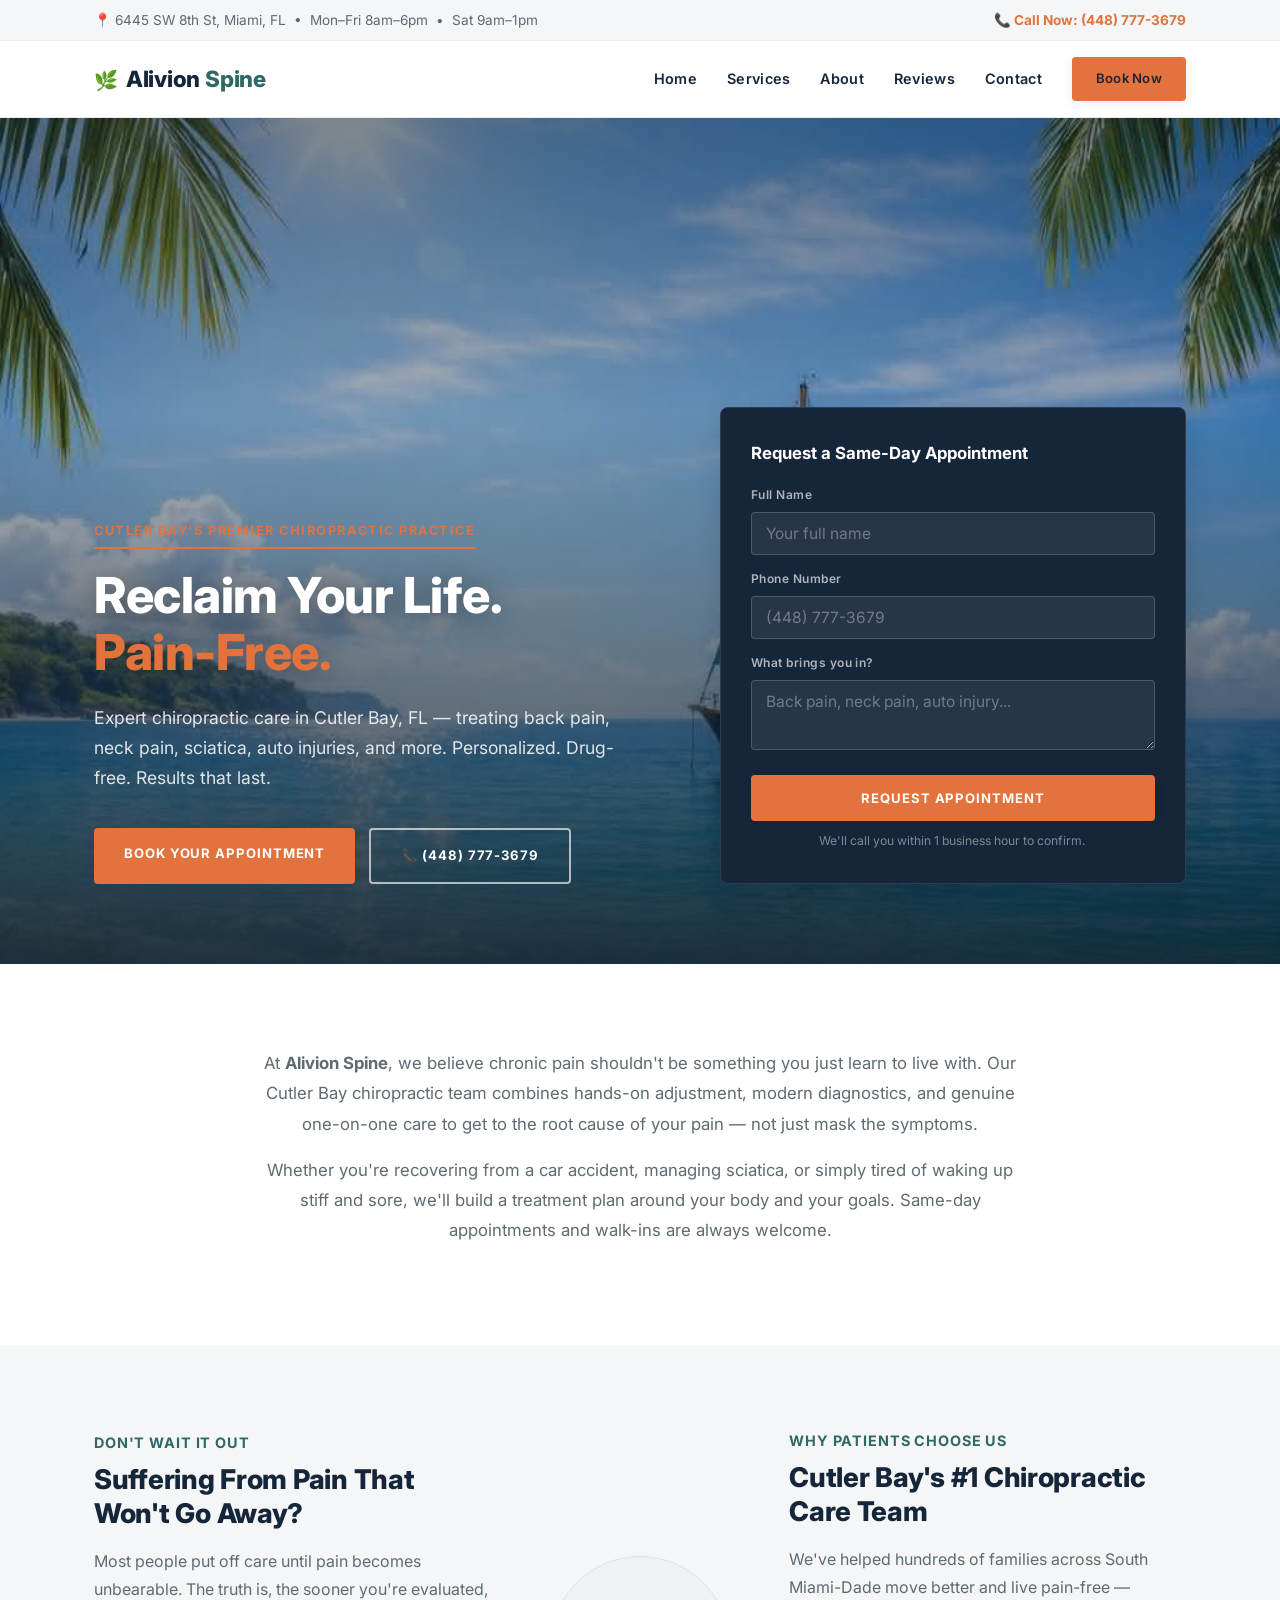
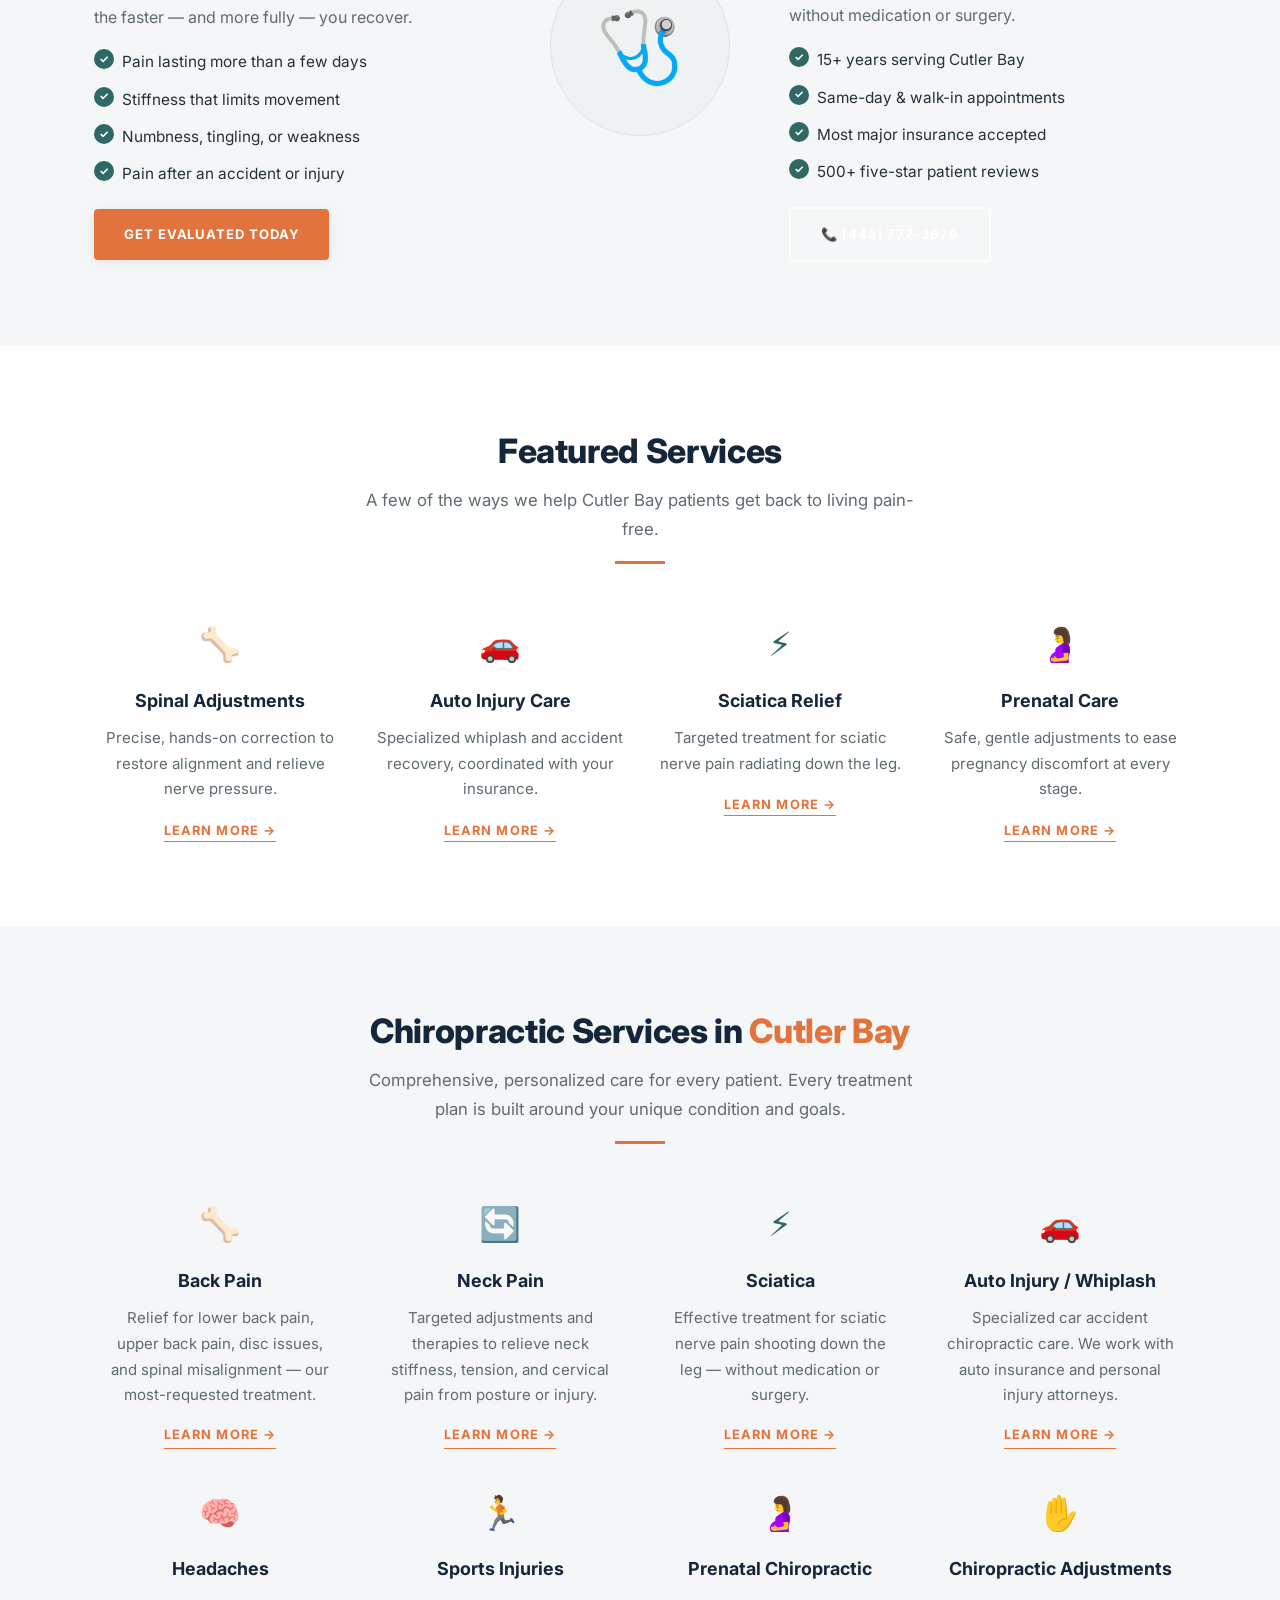
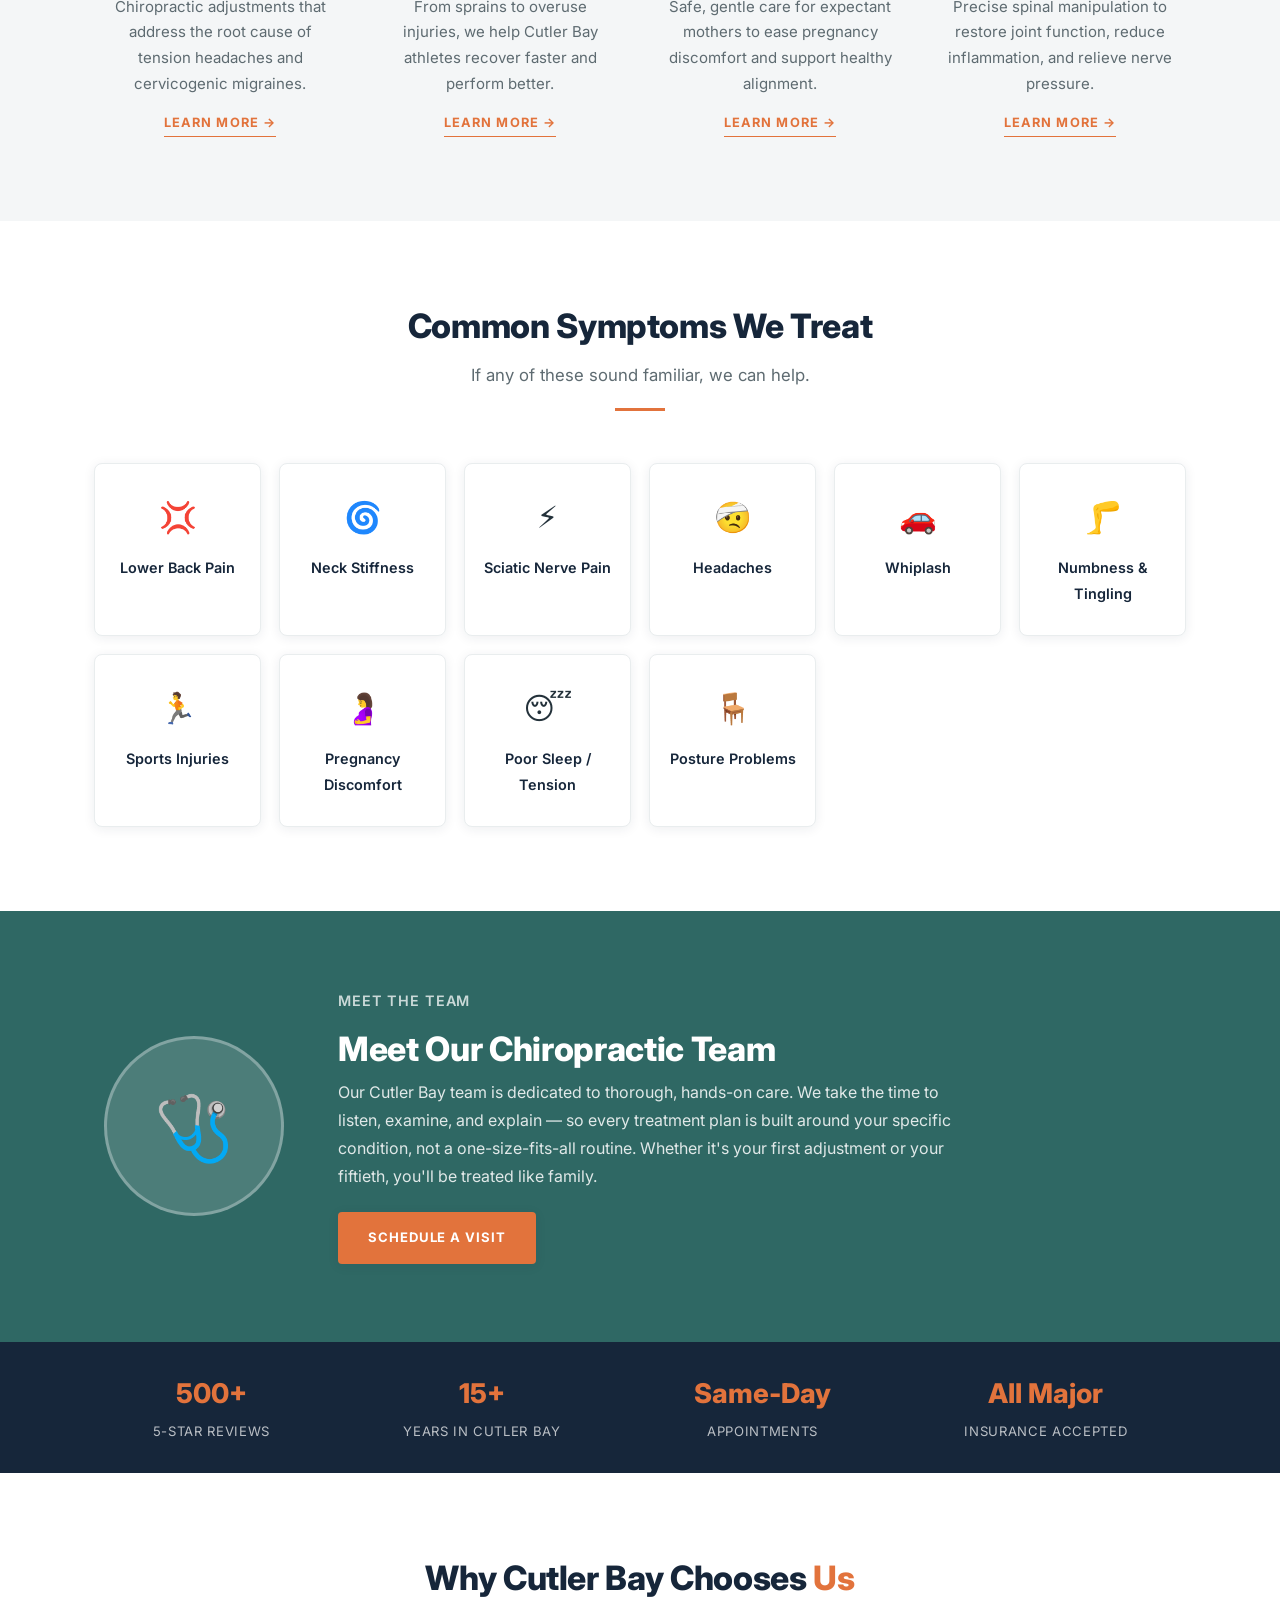
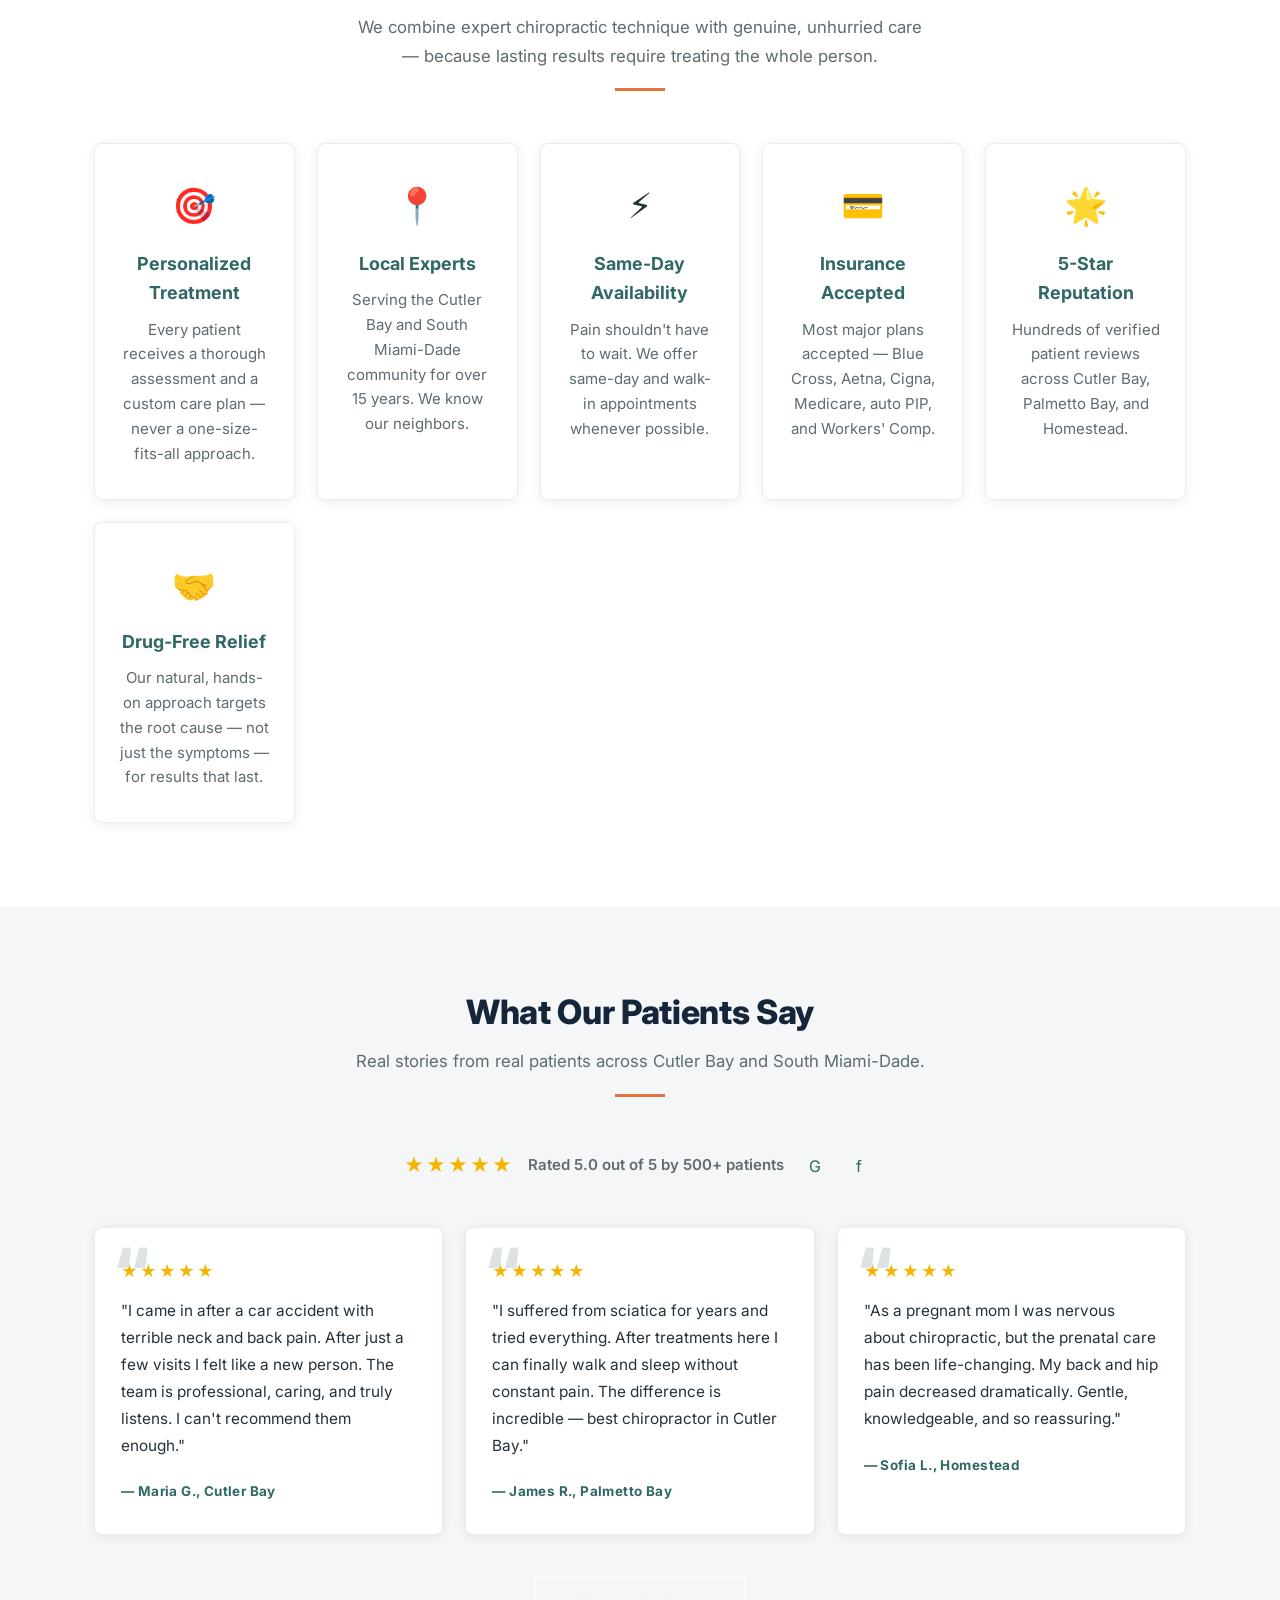
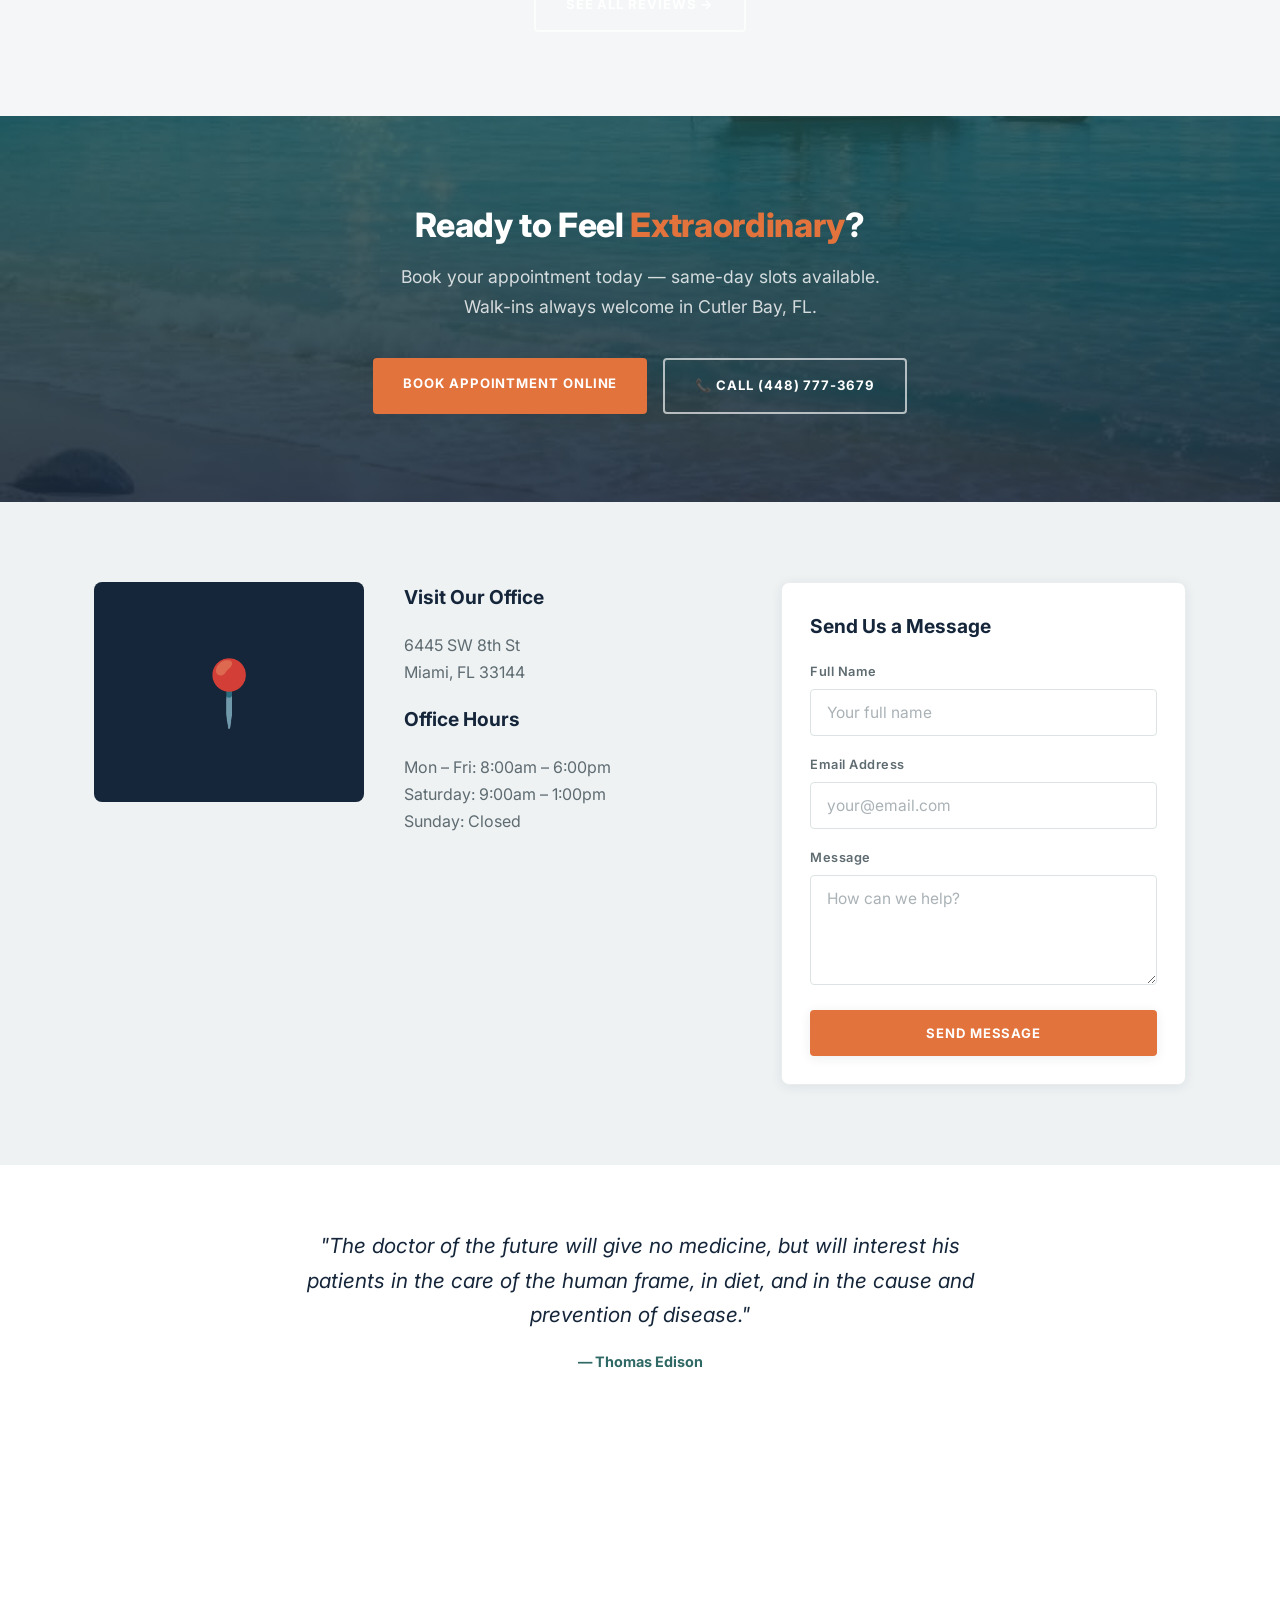
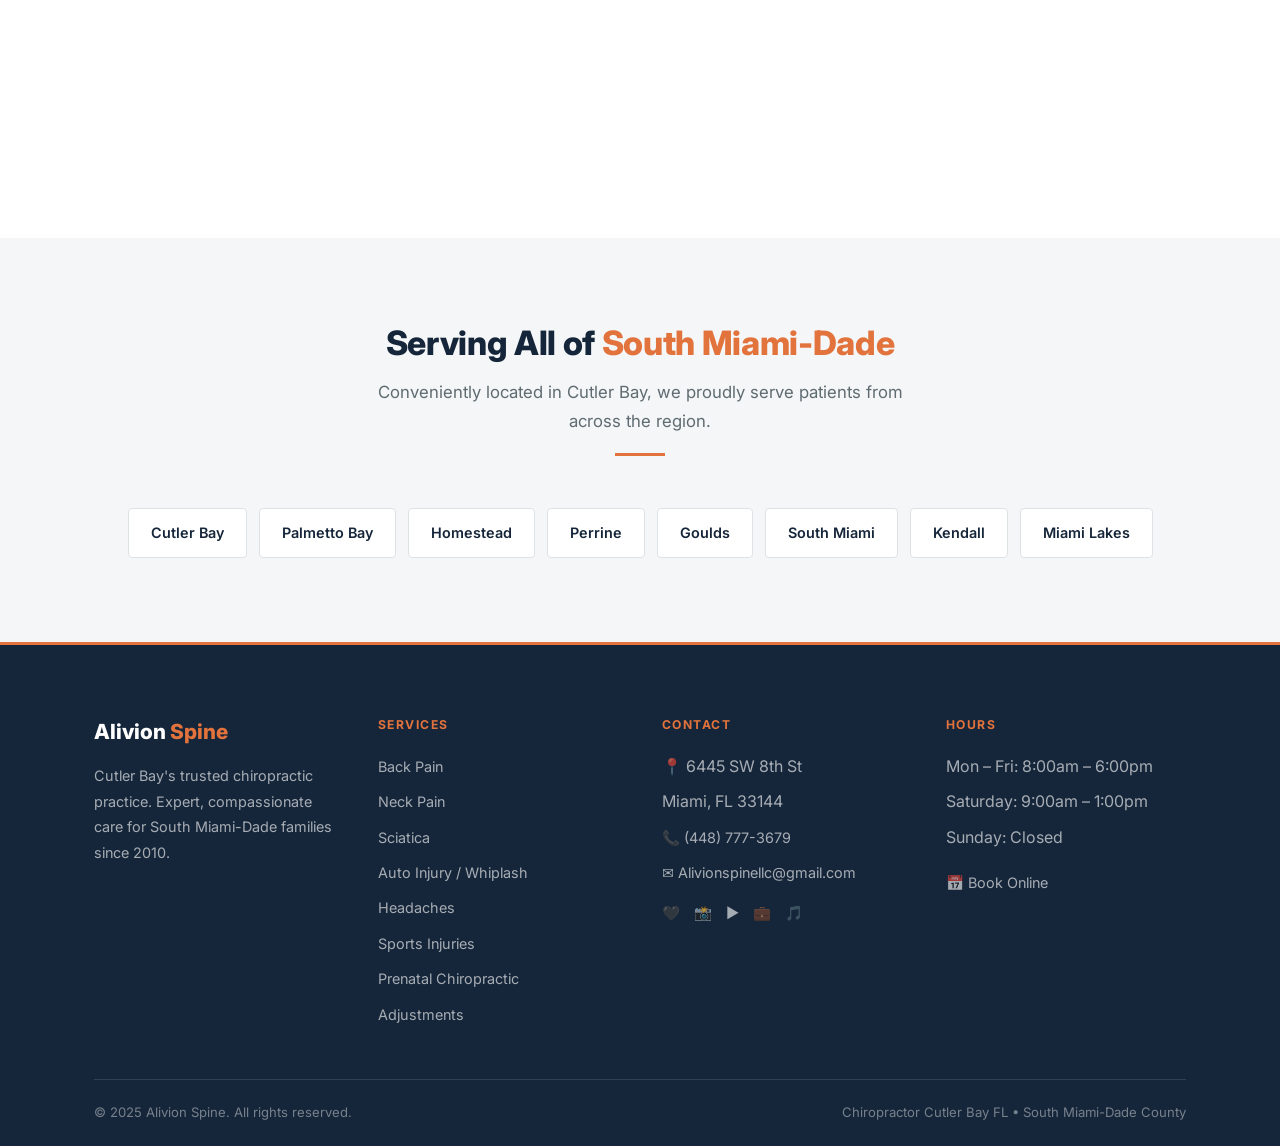
<file: index.html>
<!DOCTYPE html>
<html lang="en">
<head>
  <meta charset="UTF-8" />
  <meta name="viewport" content="width=device-width, initial-scale=1.0" />
  <title>Chiropractor Cutler Bay FL | Alivion Spine – Expert Pain Relief</title>
  <meta name="description" content="Top-rated chiropractor in Cutler Bay FL. Expert treatment for back pain, neck pain, sciatica, auto injuries & more. Walk-ins welcome. Book today!" />
  <meta name="keywords" content="chiropractor Cutler Bay FL, chiropractor near me, best chiropractor Cutler Bay, car accident chiropractor Cutler Bay, walk-in chiropractor Cutler Bay" />
  <link rel="canonical" href="https://www.alivionspine.com/" />
  <link rel="stylesheet" href="css/style.css" />
  <script type="application/ld+json">
  {
    "@context": "https://schema.org",
    "@type": "MedicalBusiness",
    "name": "Alivion Spine",
    "description": "Chiropractic care in Cutler Bay, FL",
    "telephone": "[(448) 777-3679]",
    "address": {
      "@type": "PostalAddress",
      "streetAddress": "6445 SW 8th St",
      "addressLocality": "Cutler Bay",
      "addressRegion": "FL",
      "postalCode": "33144",
      "addressCountry": "US"
    },
    "geo": { "@type": "GeoCoordinates", "latitude": "25.5769", "longitude": "-80.3434" },
    "openingHoursSpecification": [
      { "@type": "OpeningHoursSpecification", "dayOfWeek": ["Monday","Tuesday","Wednesday","Thursday","Friday"], "opens": "08:00", "closes": "18:00" },
      { "@type": "OpeningHoursSpecification", "dayOfWeek": "Saturday", "opens": "09:00", "closes": "13:00" }
    ],
    "priceRange": "$$",
    "areaServed": ["Cutler Bay","Palmetto Bay","Homestead","Miami","South Miami-Dade County"]
  }
  </script>
</head>
<body>

  <!-- TOP BAR -->
  <div class="topbar">
    <div class="container">
      <span>&#128205; 6445 SW 8th St, Miami, FL &nbsp;&bull;&nbsp; Mon–Fri 8am–6pm &nbsp;&bull;&nbsp; Sat 9am–1pm</span>
      <a href="tel:+14487773679">&#128222; Call Now: (448) 777-3679</a>
    </div>
  </div>

  <!-- HEADER -->
  <header class="header">
    <div class="container">
      <a href="index.html" class="logo">Alivion <span>Spine</span></a>
      <nav class="nav" id="mainNav">
        <a href="index.html">Home</a>
        <a href="#services">Services</a>
        <a href="#about">About</a>
        <a href="#reviews">Reviews</a>
        <a href="contact.html">Contact</a>
        <a href="contact.html" class="btn btn--primary" style="padding:11px 24px;font-size:.82rem;">Book Now</a>
      </nav>
      <button class="nav-toggle" id="navToggle" aria-label="Toggle navigation">
        <span></span><span></span><span></span>
      </button>
    </div>
  </header>

  <!-- HERO -->
  <section class="hero">
    <div class="hero-overlay"></div>
    <div class="hero-main">
      <div class="container">
        <div class="hero-content">
          <span class="hero-badge">Cutler Bay's Premier Chiropractic Practice</span>
          <h1>Reclaim Your Life.<br><em>Pain-Free.</em></h1>
          <p class="hero-sub">Expert chiropractic care in Cutler Bay, FL — treating back pain, neck pain, sciatica, auto injuries, and more. Personalized. Drug-free. Results that last.</p>
          <div class="hero-btns">
            <a href="contact.html" class="btn btn--primary">Book Your Appointment</a>
            <a href="tel:+14487773679" class="btn btn--outline">&#128222; (448) 777-3679</a>
          </div>
        </div>
        <div class="hero-form-card">
          <h3>Request a Same-Day Appointment</h3>
          <form action="contact.html" method="GET">
            <div class="form-group">
              <label for="hf-name">Full Name</label>
              <input type="text" id="hf-name" name="name" placeholder="Your full name" required />
            </div>
            <div class="form-group">
              <label for="hf-phone">Phone Number</label>
              <input type="tel" id="hf-phone" name="phone" placeholder="(448) 777-3679" required />
            </div>
            <div class="form-group">
              <label for="hf-message">What brings you in?</label>
              <textarea id="hf-message" name="message" placeholder="Back pain, neck pain, auto injury..."></textarea>
            </div>
            <button type="submit" class="btn btn--primary">Request Appointment</button>
            <p class="form-note">We'll call you within 1 business hour to confirm.</p>
          </form>
        </div>
      </div>
    </div>
  </section>

  <!-- INTRO -->
  <section class="section">
    <div class="container">
      <div class="intro-text">
        <p>At <strong>Alivion Spine</strong>, we believe chronic pain shouldn't be something you just learn to live with. Our Cutler Bay chiropractic team combines hands-on adjustment, modern diagnostics, and genuine one-on-one care to get to the root cause of your pain — not just mask the symptoms.</p>
        <p>Whether you're recovering from a car accident, managing sciatica, or simply tired of waking up stiff and sore, we'll build a treatment plan around your body and your goals. Same-day appointments and walk-ins are always welcome.</p>
      </div>
    </div>
  </section>

  <!-- SUFFERING FROM / SPLIT SECTION -->
  <section class="section section--alt">
    <div class="container">
      <div class="split-grid">
        <div class="split-col">
          <span class="tag-line">Don't Wait It Out</span>
          <h2>Suffering From Pain That Won't Go Away?</h2>
          <p>Most people put off care until pain becomes unbearable. The truth is, the sooner you're evaluated, the faster — and more fully — you recover.</p>
          <ul class="checklist">
            <li>Pain lasting more than a few days</li>
            <li>Stiffness that limits movement</li>
            <li>Numbness, tingling, or weakness</li>
            <li>Pain after an accident or injury</li>
          </ul>
          <a href="contact.html" class="btn btn--primary">Get Evaluated Today</a>
        </div>
        <div class="split-col" style="text-align:center;">
          <div class="icon-badge-circle">🩺</div>
        </div>
        <div class="split-col">
          <span class="tag-line">Why Patients Choose Us</span>
          <h2>Cutler Bay's #1 Chiropractic Care Team</h2>
          <p>We've helped hundreds of families across South Miami-Dade move better and live pain-free — without medication or surgery.</p>
          <ul class="checklist">
            <li>15+ years serving Cutler Bay</li>
            <li>Same-day & walk-in appointments</li>
            <li>Most major insurance accepted</li>
            <li>500+ five-star patient reviews</li>
          </ul>
          <a href="tel:+14487773679" class="btn btn--outline">&#128222; (448) 777-3679</a>
        </div>
      </div>
    </div>
  </section>

  <!-- FEATURED SERVICES ROW -->
  <section class="section">
    <div class="container">
      <div class="section-header">
        <h2>Featured Services</h2>
        <p>A few of the ways we help Cutler Bay patients get back to living pain-free.</p>
        <div class="accent-line"></div>
      </div>
      <div class="feature-row">
        <div class="feature-item">
          <div class="feature-icon">🦴</div>
          <h3>Spinal Adjustments</h3>
          <p>Precise, hands-on correction to restore alignment and relieve nerve pressure.</p>
          <a href="services/chiropractic-adjustments.html" class="learn-more">Learn More &rarr;</a>
        </div>
        <div class="feature-item">
          <div class="feature-icon">🚗</div>
          <h3>Auto Injury Care</h3>
          <p>Specialized whiplash and accident recovery, coordinated with your insurance.</p>
          <a href="services/auto-injury.html" class="learn-more">Learn More &rarr;</a>
        </div>
        <div class="feature-item">
          <div class="feature-icon">⚡</div>
          <h3>Sciatica Relief</h3>
          <p>Targeted treatment for sciatic nerve pain radiating down the leg.</p>
          <a href="services/sciatica.html" class="learn-more">Learn More &rarr;</a>
        </div>
        <div class="feature-item">
          <div class="feature-icon">🤰</div>
          <h3>Prenatal Care</h3>
          <p>Safe, gentle adjustments to ease pregnancy discomfort at every stage.</p>
          <a href="services/prenatal-chiropractic.html" class="learn-more">Learn More &rarr;</a>
        </div>
      </div>
    </div>
  </section>

  <!-- SERVICES GRID -->
  <section class="section section--alt" id="services">
    <div class="container">
      <div class="section-header">
        <h2>Chiropractic Services in <em>Cutler Bay</em></h2>
        <p>Comprehensive, personalized care for every patient. Every treatment plan is built around your unique condition and goals.</p>
        <div class="accent-line"></div>
      </div>
      <div class="services-grid">
        <div class="service-card">
          <div class="service-icon">🦴</div>
          <h3>Back Pain</h3>
          <p>Relief for lower back pain, upper back pain, disc issues, and spinal misalignment — our most-requested treatment.</p>
          <a href="services/back-pain.html" class="learn-more">Learn More &rarr;</a>
        </div>
        <div class="service-card">
          <div class="service-icon">🔄</div>
          <h3>Neck Pain</h3>
          <p>Targeted adjustments and therapies to relieve neck stiffness, tension, and cervical pain from posture or injury.</p>
          <a href="services/neck-pain.html" class="learn-more">Learn More &rarr;</a>
        </div>
        <div class="service-card">
          <div class="service-icon">⚡</div>
          <h3>Sciatica</h3>
          <p>Effective treatment for sciatic nerve pain shooting down the leg — without medication or surgery.</p>
          <a href="services/sciatica.html" class="learn-more">Learn More &rarr;</a>
        </div>
        <div class="service-card">
          <div class="service-icon">🚗</div>
          <h3>Auto Injury / Whiplash</h3>
          <p>Specialized car accident chiropractic care. We work with auto insurance and personal injury attorneys.</p>
          <a href="services/auto-injury.html" class="learn-more">Learn More &rarr;</a>
        </div>
        <div class="service-card">
          <div class="service-icon">🧠</div>
          <h3>Headaches</h3>
          <p>Chiropractic adjustments that address the root cause of tension headaches and cervicogenic migraines.</p>
          <a href="services/headaches.html" class="learn-more">Learn More &rarr;</a>
        </div>
        <div class="service-card">
          <div class="service-icon">🏃</div>
          <h3>Sports Injuries</h3>
          <p>From sprains to overuse injuries, we help Cutler Bay athletes recover faster and perform better.</p>
          <a href="services/sports-injuries.html" class="learn-more">Learn More &rarr;</a>
        </div>
        <div class="service-card">
          <div class="service-icon">🤰</div>
          <h3>Prenatal Chiropractic</h3>
          <p>Safe, gentle care for expectant mothers to ease pregnancy discomfort and support healthy alignment.</p>
          <a href="services/prenatal-chiropractic.html" class="learn-more">Learn More &rarr;</a>
        </div>
        <div class="service-card">
          <div class="service-icon">✋</div>
          <h3>Chiropractic Adjustments</h3>
          <p>Precise spinal manipulation to restore joint function, reduce inflammation, and relieve nerve pressure.</p>
          <a href="services/chiropractic-adjustments.html" class="learn-more">Learn More &rarr;</a>
        </div>
      </div>
    </div>
  </section>

  <!-- SYMPTOMS GRID -->
  <section class="section">
    <div class="container">
      <div class="section-header">
        <h2>Common Symptoms We Treat</h2>
        <p>If any of these sound familiar, we can help.</p>
        <div class="accent-line"></div>
      </div>
      <div class="symptoms-grid">
        <div class="symptom-tile"><div class="symptom-icon">💢</div><span>Lower Back Pain</span></div>
        <div class="symptom-tile"><div class="symptom-icon">🌀</div><span>Neck Stiffness</span></div>
        <div class="symptom-tile"><div class="symptom-icon">⚡</div><span>Sciatic Nerve Pain</span></div>
        <div class="symptom-tile"><div class="symptom-icon">🤕</div><span>Headaches</span></div>
        <div class="symptom-tile"><div class="symptom-icon">🚗</div><span>Whiplash</span></div>
        <div class="symptom-tile"><div class="symptom-icon">🦵</div><span>Numbness &amp; Tingling</span></div>
        <div class="symptom-tile"><div class="symptom-icon">🏃</div><span>Sports Injuries</span></div>
        <div class="symptom-tile"><div class="symptom-icon">🤰</div><span>Pregnancy Discomfort</span></div>
        <div class="symptom-tile"><div class="symptom-icon">😴</div><span>Poor Sleep / Tension</span></div>
        <div class="symptom-tile"><div class="symptom-icon">🪑</div><span>Posture Problems</span></div>
      </div>
    </div>
  </section>

  <!-- MEET OUR TEAM -->
  <section class="team-band">
    <div class="container">
      <div class="team-grid">
        <div class="team-avatar">🩺</div>
        <div>
          <span class="team-role">Meet The Team</span>
          <h2>Meet Our Chiropractic Team</h2>
          <p>Our Cutler Bay team is dedicated to thorough, hands-on care. We take the time to listen, examine, and explain — so every treatment plan is built around your specific condition, not a one-size-fits-all routine. Whether it's your first adjustment or your fiftieth, you'll be treated like family.</p>
          <a href="contact.html" class="btn btn--primary">Schedule a Visit</a>
        </div>
      </div>
    </div>
  </section>

  <!-- TRUST BAR -->
  <div class="trust-bar">
    <div class="container">
      <div class="trust-item"><strong>500+</strong><span>5-Star Reviews</span></div>
      <div class="trust-item"><strong>15+</strong><span>Years in Cutler Bay</span></div>
      <div class="trust-item"><strong>Same-Day</strong><span>Appointments</span></div>
      <div class="trust-item"><strong>All Major</strong><span>Insurance Accepted</span></div>
    </div>
  </div>

  <!-- WHY CHOOSE US -->
  <section class="section" id="about">
    <div class="container">
      <div class="section-header">
        <h2>Why Cutler Bay Chooses <em>Us</em></h2>
        <p>We combine expert chiropractic technique with genuine, unhurried care — because lasting results require treating the whole person.</p>
        <div class="accent-line"></div>
      </div>
      <div class="why-grid">
        <div class="why-card">
          <div class="why-icon">🎯</div>
          <h3>Personalized Treatment</h3>
          <p>Every patient receives a thorough assessment and a custom care plan — never a one-size-fits-all approach.</p>
        </div>
        <div class="why-card">
          <div class="why-icon">📍</div>
          <h3>Local Experts</h3>
          <p>Serving the Cutler Bay and South Miami-Dade community for over 15 years. We know our neighbors.</p>
        </div>
        <div class="why-card">
          <div class="why-icon">⚡</div>
          <h3>Same-Day Availability</h3>
          <p>Pain shouldn't have to wait. We offer same-day and walk-in appointments whenever possible.</p>
        </div>
        <div class="why-card">
          <div class="why-icon">💳</div>
          <h3>Insurance Accepted</h3>
          <p>Most major plans accepted — Blue Cross, Aetna, Cigna, Medicare, auto PIP, and Workers' Comp.</p>
        </div>
        <div class="why-card">
          <div class="why-icon">🌟</div>
          <h3>5-Star Reputation</h3>
          <p>Hundreds of verified patient reviews across Cutler Bay, Palmetto Bay, and Homestead.</p>
        </div>
        <div class="why-card">
          <div class="why-icon">🤝</div>
          <h3>Drug-Free Relief</h3>
          <p>Our natural, hands-on approach targets the root cause — not just the symptoms — for results that last.</p>
        </div>
      </div>
    </div>
  </section>

  <!-- REVIEWS -->
  <section class="section section--alt" id="reviews">
    <div class="container">
      <div class="section-header">
        <h2>What Our Patients Say</h2>
        <p>Real stories from real patients across Cutler Bay and South Miami-Dade.</p>
        <div class="accent-line"></div>
      </div>
      <div class="testimonial-badge">
        <div class="stars">&#9733;&#9733;&#9733;&#9733;&#9733;</div>
        <span>Rated 5.0 out of 5 by 500+ patients</span>
        <div class="platform-links">
          <a href="https://www.google.com/maps" title="Google Reviews">G</a>
          <a href="https://www.facebook.com" title="Facebook Reviews">f</a>
        </div>
      </div>
      <div class="reviews-grid">
        <div class="review-card">
          <div class="stars">&#9733;&#9733;&#9733;&#9733;&#9733;</div>
          <blockquote>"I came in after a car accident with terrible neck and back pain. After just a few visits I felt like a new person. The team is professional, caring, and truly listens. I can't recommend them enough."</blockquote>
          <span class="reviewer">— Maria G., Cutler Bay</span>
        </div>
        <div class="review-card">
          <div class="stars">&#9733;&#9733;&#9733;&#9733;&#9733;</div>
          <blockquote>"I suffered from sciatica for years and tried everything. After treatments here I can finally walk and sleep without constant pain. The difference is incredible — best chiropractor in Cutler Bay."</blockquote>
          <span class="reviewer">— James R., Palmetto Bay</span>
        </div>
        <div class="review-card">
          <div class="stars">&#9733;&#9733;&#9733;&#9733;&#9733;</div>
          <blockquote>"As a pregnant mom I was nervous about chiropractic, but the prenatal care has been life-changing. My back and hip pain decreased dramatically. Gentle, knowledgeable, and so reassuring."</blockquote>
          <span class="reviewer">— Sofia L., Homestead</span>
        </div>
      </div>
      <div style="text-align:center;margin-top:42px;">
        <a href="contact.html" class="btn btn--outline">See All Reviews &rarr;</a>
      </div>
    </div>
  </section>

  <!-- CTA -->
  <section class="cta-band">
    <div class="container">
      <h2>Ready to Feel <em>Extraordinary</em>?</h2>
      <p>Book your appointment today — same-day slots available. Walk-ins always welcome in Cutler Bay, FL.</p>
      <div class="cta-btns">
        <a href="contact.html" class="btn btn--primary">Book Appointment Online</a>
        <a href="tel:+14487773679" class="btn btn--outline">&#128222; Call (448) 777-3679</a>
      </div>
    </div>
  </section>

  <!-- QUICK CONTACT BAND -->
  <section class="quick-contact-band">
    <div class="container">
      <div class="quick-contact-grid">
        <div>
          <div class="quick-contact-icon">📍</div>
        </div>
        <div>
          <h3>Visit Our Office</h3>
          <p style="color:var(--muted); margin-bottom:18px; line-height:1.7;">6445 SW 8th St<br>Miami, FL 33144</p>
          <h3>Office Hours</h3>
          <p style="color:var(--muted); line-height:1.7;">Mon – Fri: 8:00am – 6:00pm<br>Saturday: 9:00am – 1:00pm<br>Sunday: Closed</p>
        </div>
        <div class="quick-contact-form">
          <h3>Send Us a Message</h3>
          <form action="contact.html" method="GET">
            <div class="form-group">
              <label for="qc-name">Full Name</label>
              <input type="text" id="qc-name" name="name" placeholder="Your full name" required />
            </div>
            <div class="form-group">
              <label for="qc-email">Email Address</label>
              <input type="email" id="qc-email" name="email" placeholder="your@email.com" required />
            </div>
            <div class="form-group">
              <label for="qc-message">Message</label>
              <textarea id="qc-message" name="message" placeholder="How can we help?"></textarea>
            </div>
            <button type="submit" class="btn btn--primary" style="width:100%;">Send Message</button>
          </form>
        </div>
      </div>
    </div>
  </section>

  <!-- QUOTE -->
  <section class="quote-section">
    <div class="container">
      <p class="quote-block">"The doctor of the future will give no medicine, but will interest his patients in the care of the human frame, in diet, and in the cause and prevention of disease."<span class="quote-cite">— Thomas Edison</span></p>
    </div>
  </section>

  <!-- MAP -->
  <section>
    <iframe class="map-embed" src="https://maps.google.com/maps?q=6445+SW+8th+St,+Miami,+FL+33144&output=embed" loading="lazy" referrerpolicy="no-referrer-when-downgrade" title="Alivion Spine location map"></iframe>
  </section>

  <!-- AREA SERVED -->
  <section class="section section--alt">
    <div class="container">
      <div class="section-header">
        <h2>Serving All of <em>South Miami-Dade</em></h2>
        <p>Conveniently located in Cutler Bay, we proudly serve patients from across the region.</p>
        <div class="accent-line"></div>
      </div>
      <div class="conditions-list">
        <span class="condition-item">Cutler Bay</span>
        <span class="condition-item">Palmetto Bay</span>
        <span class="condition-item">Homestead</span>
        <span class="condition-item">Perrine</span>
        <span class="condition-item">Goulds</span>
        <span class="condition-item">South Miami</span>
        <span class="condition-item">Kendall</span>
        <span class="condition-item">Miami Lakes</span>
      </div>
    </div>
  </section>

  <!-- FOOTER -->
  <footer class="footer">
    <div class="container">
      <div class="footer-grid">
        <div class="footer-col">
          <span class="logo-footer">Alivion <span>Spine</span></span>
          <p>Cutler Bay's trusted chiropractic practice. Expert, compassionate care for South Miami-Dade families since 2010.</p>
        </div>
        <div class="footer-col">
          <h4>Services</h4>
          <ul>
            <li><a href="services/back-pain.html">Back Pain</a></li>
            <li><a href="services/neck-pain.html">Neck Pain</a></li>
            <li><a href="services/sciatica.html">Sciatica</a></li>
            <li><a href="services/auto-injury.html">Auto Injury / Whiplash</a></li>
            <li><a href="services/headaches.html">Headaches</a></li>
            <li><a href="services/sports-injuries.html">Sports Injuries</a></li>
            <li><a href="services/prenatal-chiropractic.html">Prenatal Chiropractic</a></li>
            <li><a href="services/chiropractic-adjustments.html">Adjustments</a></li>
          </ul>
        </div>
        <div class="footer-col">
          <h4>Contact</h4>
          <ul>
            <li>&#128205; 6445 SW 8th St</li>
            <li>Miami, FL 33144</li>
            <li><a href="tel:+14487773679">&#128222; (448) 777-3679</a></li>
            <li><a href="mailto:Alivionspinellc@gmail.com">&#9993; Alivionspinellc@gmail.com</a></li>
          </ul>
          <div style="display:flex;gap:14px;margin-top:16px;font-size:1.3rem;">
            <a href="https://facebook.com" title="Facebook">&#128420;</a>
            <a href="https://instagram.com" title="Instagram">📸</a>
            <a href="https://youtube.com" title="YouTube">▶️</a>
            <a href="https://linkedin.com" title="LinkedIn">💼</a>
            <a href="https://tiktok.com" title="TikTok">🎵</a>
          </div>
        </div>
        <div class="footer-col">
          <h4>Hours</h4>
          <ul>
            <li>Mon – Fri: 8:00am – 6:00pm</li>
            <li>Saturday: 9:00am – 1:00pm</li>
            <li>Sunday: Closed</li>
            <li style="margin-top:10px;"><a href="contact.html">&#128197; Book Online</a></li>
          </ul>
        </div>
      </div>
      <div class="footer-bottom">
        <span>&copy; 2025 Alivion Spine. All rights reserved.</span>
        <span>Chiropractor Cutler Bay FL &bull; South Miami-Dade County</span>
      </div>
    </div>
  </footer>

  <script>
    const toggle = document.getElementById('navToggle');
    const nav    = document.getElementById('mainNav');
    toggle.addEventListener('click', () => nav.classList.toggle('open'));
  </script>
</body>
</html>
</file>
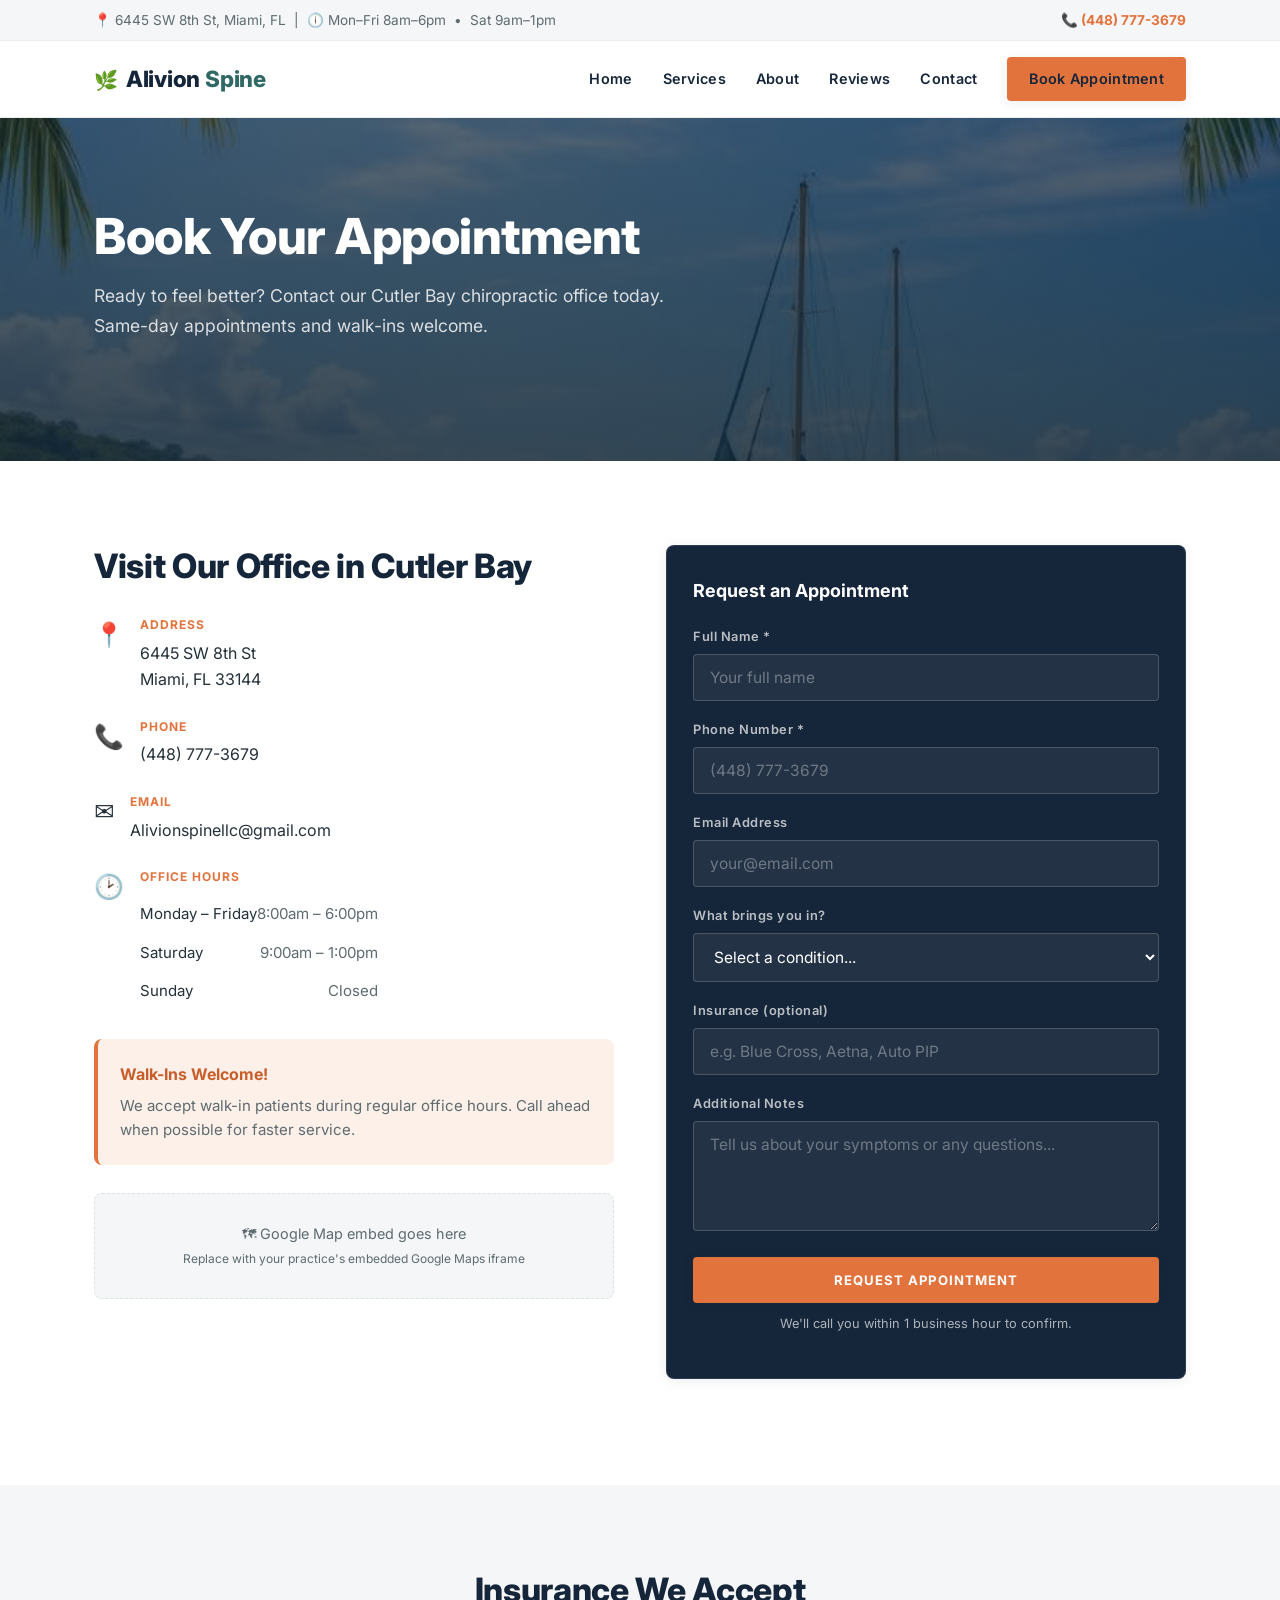
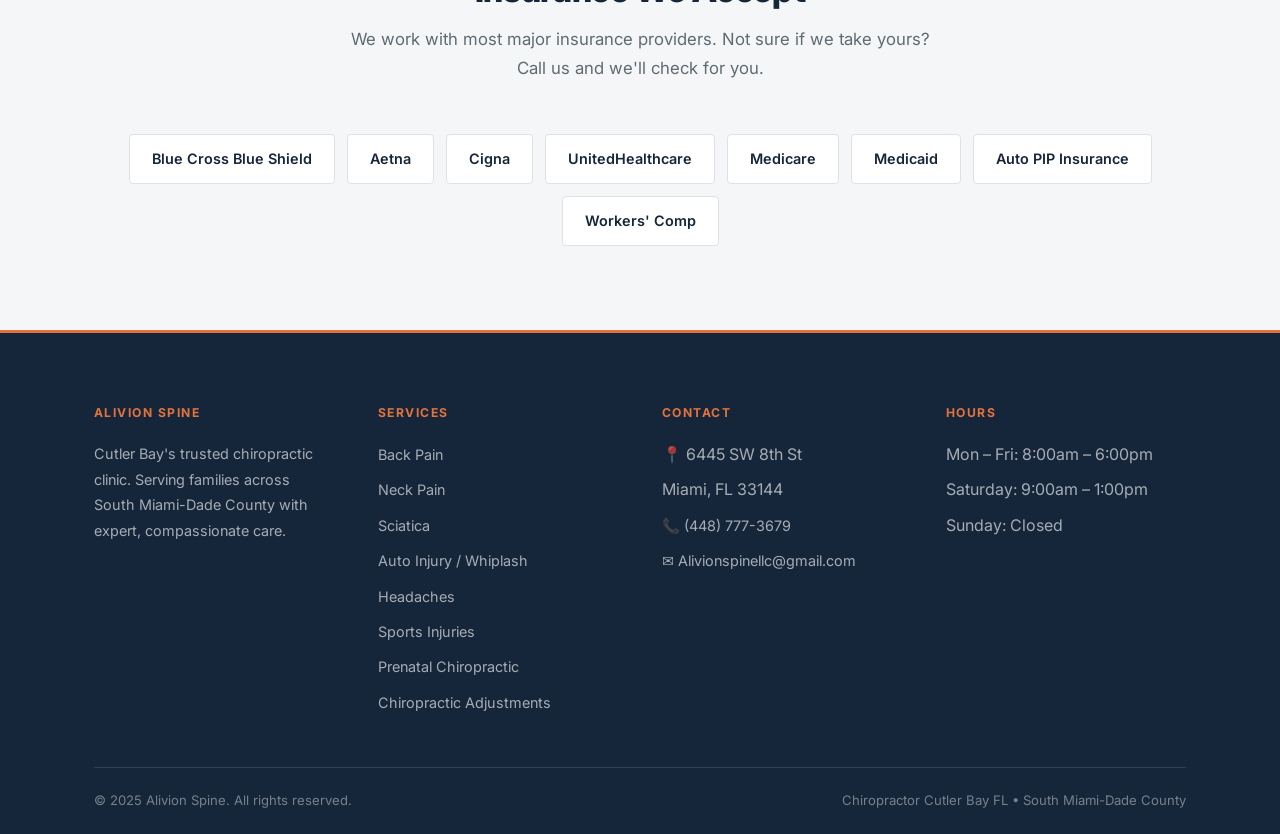
<file: contact.html>
<!DOCTYPE html>
<html lang="en">
<head>
  <meta charset="UTF-8" />
  <meta name="viewport" content="width=device-width, initial-scale=1.0" />
  <title>Contact – Book an Appointment | Alivion Spine Cutler Bay FL Chiropractor</title>
  <meta name="description" content="Book an appointment with the best chiropractor in Cutler Bay FL. Same-day appointments available. Walk-ins welcome. Call (448) 777-3679 or book online." />
  <link rel="canonical" href="https://www.alivionspine.com/contact.html" />
  <link rel="stylesheet" href="css/style.css" />
</head>
<body>

  <div class="topbar">
    <div class="container">
      <span>&#128205; 6445 SW 8th St, Miami, FL &nbsp;|&nbsp; &#128341; Mon–Fri 8am–6pm &nbsp;&bull;&nbsp; Sat 9am–1pm</span>
      <a href="tel:+14487773679">&#128222; (448) 777-3679</a>
    </div>
  </div>

  <header class="header">
    <div class="container">
      <a href="index.html" class="logo">Alivion <span>Spine</span></a>
      <nav class="nav" id="mainNav">
        <a href="index.html">Home</a>
        <a href="index.html#services">Services</a>
        <a href="index.html#about">About</a>
        <a href="index.html#reviews">Reviews</a>
        <a href="contact.html">Contact</a>
        <a href="contact.html" class="btn btn--primary" style="padding:10px 22px;font-size:.9rem;">Book Appointment</a>
      </nav>
      <button class="nav-toggle" id="navToggle" aria-label="Toggle navigation">
        <span></span><span></span><span></span>
      </button>
    </div>
  </header>

  <section class="service-hero">
    <div class="container">
      <h1>Book Your Appointment</h1>
      <p>Ready to feel better? Contact our Cutler Bay chiropractic office today. Same-day appointments and walk-ins welcome.</p>
    </div>
  </section>

  <section class="section">
    <div class="container">
      <div class="contact-grid">
        <!-- Contact Info -->
        <div class="contact-info">
          <h2>Visit Our Office in Cutler Bay</h2>

          <div class="contact-detail">
            <span class="icon">&#128205;</span>
            <div>
              <h4>Address</h4>
              <p>6445 SW 8th St<br>Miami, FL 33144</p>
            </div>
          </div>

          <div class="contact-detail">
            <span class="icon">&#128222;</span>
            <div>
              <h4>Phone</h4>
              <a href="tel:+14487773679">(448) 777-3679</a>
            </div>
          </div>

          <div class="contact-detail">
            <span class="icon">&#9993;&#65039;</span>
            <div>
              <h4>Email</h4>
              <a href="mailto:Alivionspinellc@gmail.com">Alivionspinellc@gmail.com</a>
            </div>
          </div>

          <div class="contact-detail">
            <span class="icon">&#128337;</span>
            <div>
              <h4>Office Hours</h4>
              <table class="hours-table">
                <tr><td>Monday – Friday</td><td>8:00am – 6:00pm</td></tr>
                <tr><td>Saturday</td><td>9:00am – 1:00pm</td></tr>
                <tr><td>Sunday</td><td>Closed</td></tr>
              </table>
            </div>
          </div>

          <div class="walkin-notice">
            <strong>Walk-Ins Welcome!</strong>
            <p>We accept walk-in patients during regular office hours. Call ahead when possible for faster service.</p>
          </div>

          <div class="map-placeholder">
            <p>&#128506; Google Map embed goes here<br><small>Replace with your practice's embedded Google Maps iframe</small></p>
          </div>
        </div>

        <!-- Appointment Form -->
        <div class="contact-form">
          <div class="sidebar-card">
            <h3 style="color:var(--orange); margin-bottom:20px;">Request an Appointment</h3>
            <form action="#" method="POST">
              <div class="form-group">
                <label for="name">Full Name *</label>
                <input type="text" id="name" name="name" placeholder="Your full name" required />
              </div>
              <div class="form-group">
                <label for="phone">Phone Number *</label>
                <input type="tel" id="phone" name="phone" placeholder="(448) 777-3679" required />
              </div>
              <div class="form-group">
                <label for="email">Email Address</label>
                <input type="email" id="email" name="email" placeholder="your@email.com" />
              </div>
              <div class="form-group">
                <label for="service">What brings you in?</label>
                <select id="service" name="service">
                  <option value="">Select a condition...</option>
                  <option>Back Pain</option>
                  <option>Neck Pain</option>
                  <option>Sciatica</option>
                  <option>Auto Injury / Whiplash</option>
                  <option>Headaches</option>
                  <option>Sports Injury</option>
                  <option>Prenatal Chiropractic</option>
                  <option>Chiropractic Adjustment</option>
                  <option>Other</option>
                </select>
              </div>
              <div class="form-group">
                <label for="insurance">Insurance (optional)</label>
                <input type="text" id="insurance" name="insurance" placeholder="e.g. Blue Cross, Aetna, Auto PIP" />
              </div>
              <div class="form-group">
                <label for="message">Additional Notes</label>
                <textarea id="message" name="message" placeholder="Tell us about your symptoms or any questions..."></textarea>
              </div>
              <button type="submit" class="btn btn--primary" style="width:100%;">Request Appointment</button>
              <p style="font-size:.8rem; color:var(--muted); margin-top:10px; text-align:center;">We'll call you within 1 business hour to confirm.</p>
            </form>
          </div>
        </div>
      </div>
    </div>
  </section>

  <!-- Insurance Section -->
  <section class="section section--alt">
    <div class="container">
      <div class="section-header">
        <h2>Insurance We Accept</h2>
        <p>We work with most major insurance providers. Not sure if we take yours? Call us and we'll check for you.</p>
      </div>
      <div class="conditions-list">
        <span class="condition-item">Blue Cross Blue Shield</span>
        <span class="condition-item">Aetna</span>
        <span class="condition-item">Cigna</span>
        <span class="condition-item">UnitedHealthcare</span>
        <span class="condition-item">Medicare</span>
        <span class="condition-item">Medicaid</span>
        <span class="condition-item">Auto PIP Insurance</span>
        <span class="condition-item">Workers' Comp</span>
      </div>
    </div>
  </section>

  <footer class="footer">
    <div class="container">
      <div class="footer-grid">
        <div class="footer-col">
          <h4>Alivion Spine</h4>
          <p>Cutler Bay's trusted chiropractic clinic. Serving families across South Miami-Dade County with expert, compassionate care.</p>
        </div>
        <div class="footer-col">
          <h4>Services</h4>
          <ul>
            <li><a href="services/back-pain.html">Back Pain</a></li>
            <li><a href="services/neck-pain.html">Neck Pain</a></li>
            <li><a href="services/sciatica.html">Sciatica</a></li>
            <li><a href="services/auto-injury.html">Auto Injury / Whiplash</a></li>
            <li><a href="services/headaches.html">Headaches</a></li>
            <li><a href="services/sports-injuries.html">Sports Injuries</a></li>
            <li><a href="services/prenatal-chiropractic.html">Prenatal Chiropractic</a></li>
            <li><a href="services/chiropractic-adjustments.html">Chiropractic Adjustments</a></li>
          </ul>
        </div>
        <div class="footer-col">
          <h4>Contact</h4>
          <ul>
            <li>&#128205; 6445 SW 8th St</li>
            <li>Miami, FL 33144</li>
            <li><a href="tel:+14487773679">&#128222; (448) 777-3679</a></li>
            <li><a href="mailto:Alivionspinellc@gmail.com">&#9993;&#65039; Alivionspinellc@gmail.com</a></li>
          </ul>
        </div>
        <div class="footer-col">
          <h4>Hours</h4>
          <ul>
            <li>Mon – Fri: 8:00am – 6:00pm</li>
            <li>Saturday: 9:00am – 1:00pm</li>
            <li>Sunday: Closed</li>
          </ul>
        </div>
      </div>
      <div class="footer-bottom">
        <span>&copy; 2025 Alivion Spine. All rights reserved.</span>
        <span>Chiropractor Cutler Bay FL &bull; South Miami-Dade County</span>
      </div>
    </div>
  </footer>

  <script>
    const toggle = document.getElementById('navToggle');
    const nav = document.getElementById('mainNav');
    toggle.addEventListener('click', () => nav.classList.toggle('open'));
  </script>
</body>
</html>
</file>
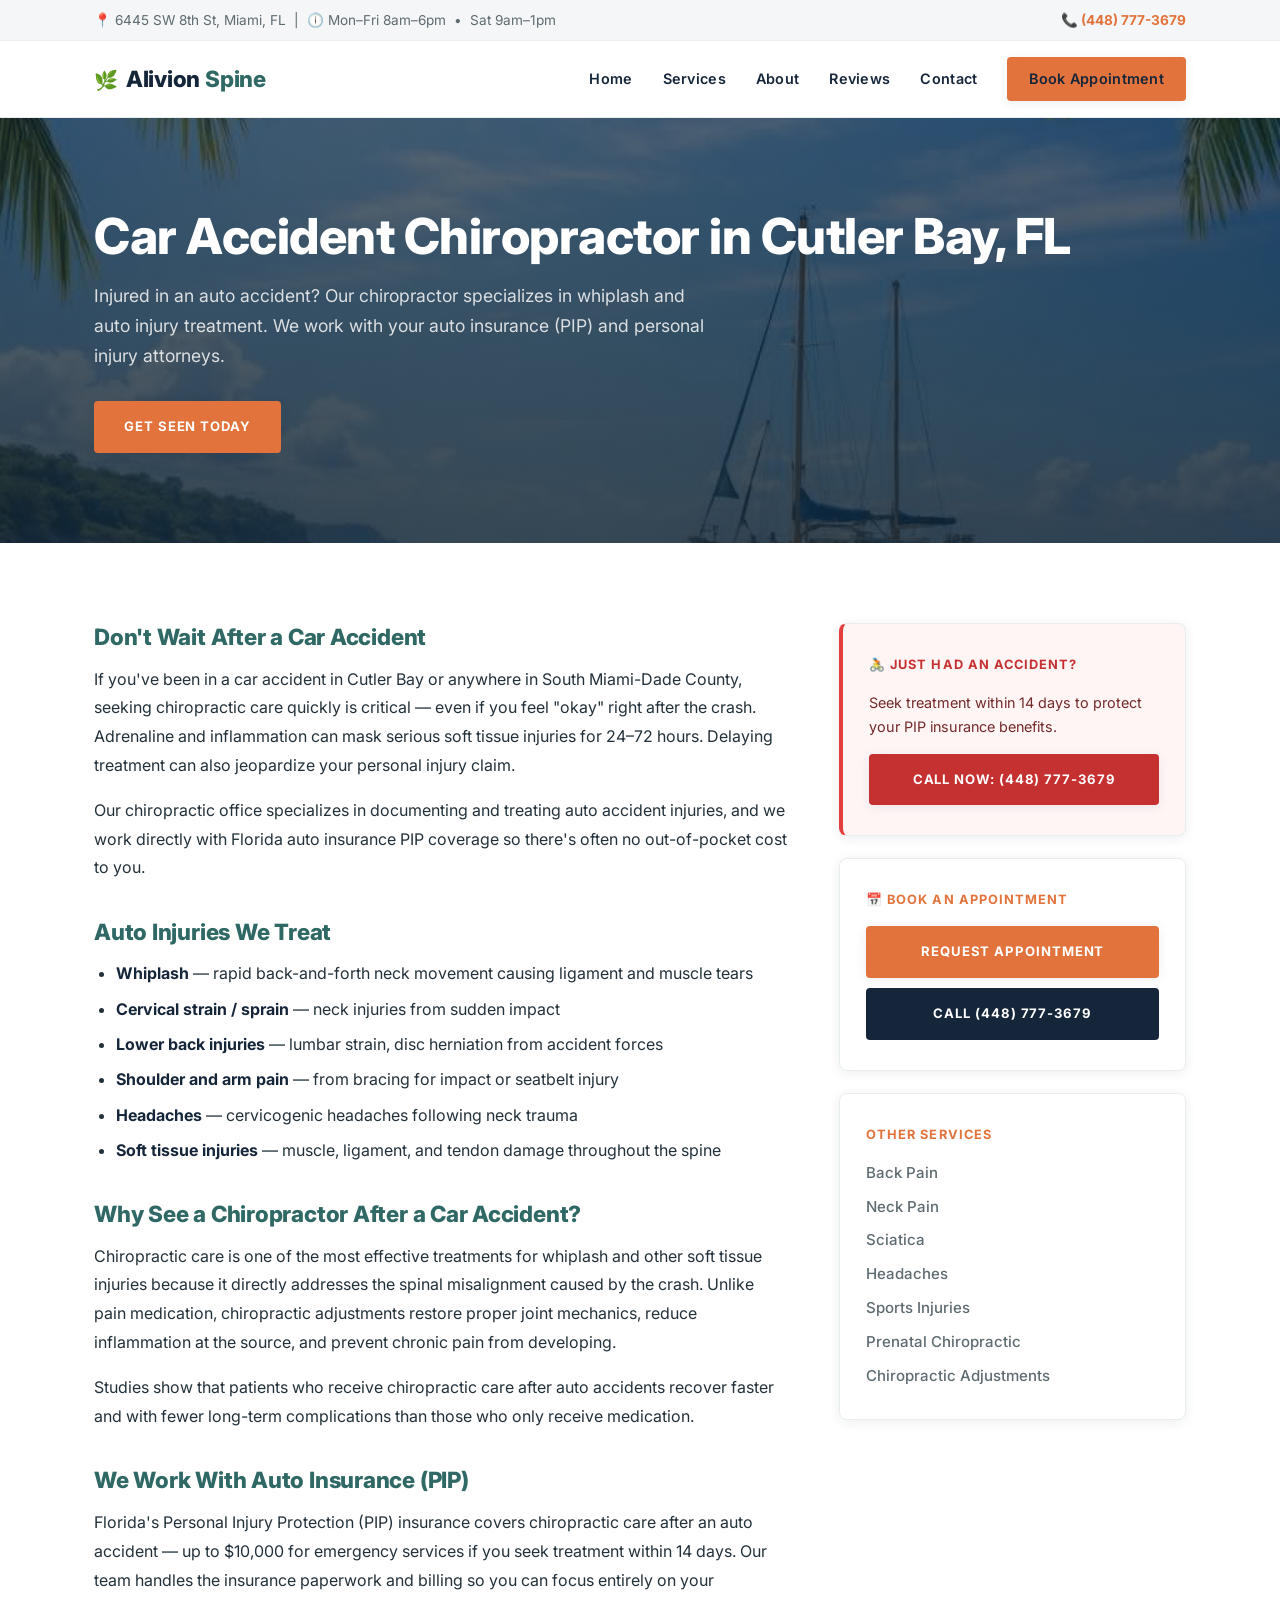
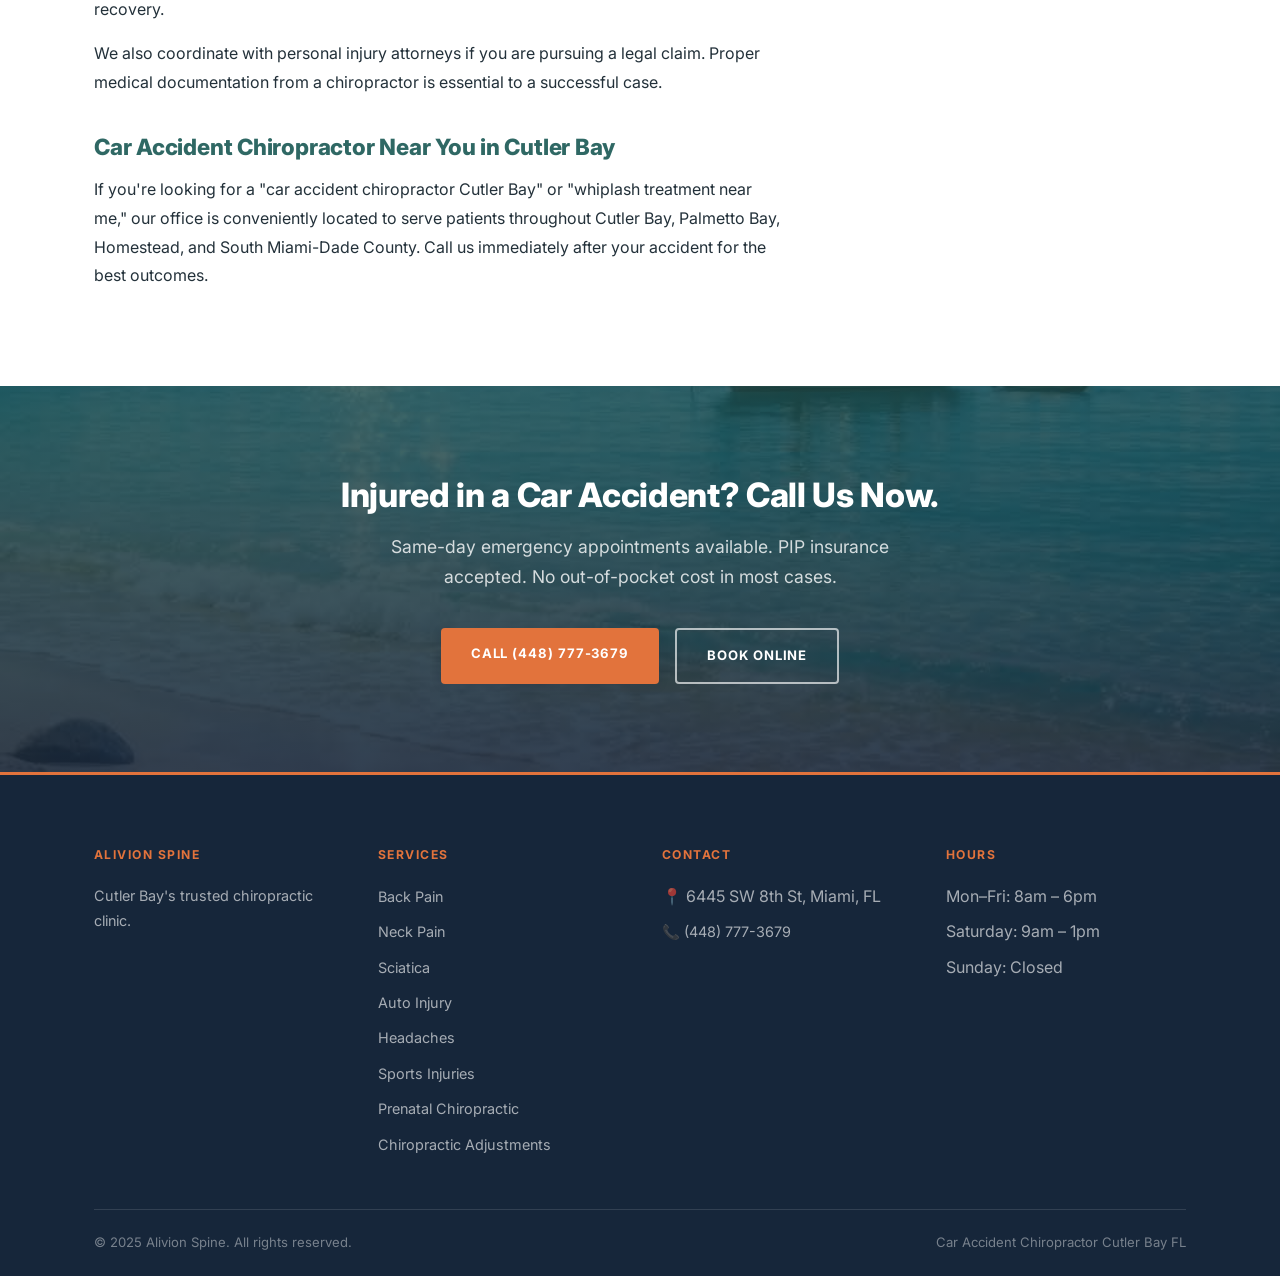
<file: services/auto-injury.html>
<!DOCTYPE html>
<html lang="en">
<head>
  <meta charset="UTF-8" />
  <meta name="viewport" content="width=device-width, initial-scale=1.0" />
  <title>Car Accident Chiropractor Cutler Bay FL | Auto Injury & Whiplash Treatment</title>
  <meta name="description" content="Car accident chiropractor in Cutler Bay FL. We treat whiplash, neck pain, and back injuries from auto accidents. We work with auto insurance and PI attorneys." />
  <link rel="canonical" href="https://www.alivionspine.com/services/auto-injury.html" />
  <link rel="stylesheet" href="../css/style.css" />
</head>
<body>
  <div class="topbar"><div class="container">
    <span>&#128205; 6445 SW 8th St, Miami, FL &nbsp;|&nbsp; &#128341; Mon–Fri 8am–6pm &nbsp;&bull;&nbsp; Sat 9am–1pm</span>
    <a href="tel:+14487773679">&#128222; (448) 777-3679</a>
  </div></div>
  <header class="header"><div class="container">
    <a href="../index.html" class="logo">Alivion <span>Spine</span></a>
    <nav class="nav" id="mainNav">
      <a href="../index.html">Home</a><a href="../index.html#services">Services</a>
      <a href="../index.html#about">About</a><a href="../index.html#reviews">Reviews</a>
      <a href="../contact.html">Contact</a>
      <a href="../contact.html" class="btn btn--primary" style="padding:10px 22px;font-size:.9rem;">Book Appointment</a>
    </nav>
    <button class="nav-toggle" id="navToggle" aria-label="Toggle navigation"><span></span><span></span><span></span></button>
  </div></header>

  <section class="service-hero">
    <div class="container">
      <h1>Car Accident Chiropractor in Cutler Bay, FL</h1>
      <p>Injured in an auto accident? Our chiropractor specializes in whiplash and auto injury treatment. We work with your auto insurance (PIP) and personal injury attorneys.</p>
      <a href="../contact.html" class="btn btn--primary">Get Seen Today</a>
    </div>
  </section>

  <section class="service-body">
    <div class="container">
      <div class="service-content">
        <h2>Don't Wait After a Car Accident</h2>
        <p>If you've been in a car accident in Cutler Bay or anywhere in South Miami-Dade County, seeking chiropractic care quickly is critical — even if you feel "okay" right after the crash. Adrenaline and inflammation can mask serious soft tissue injuries for 24–72 hours. Delaying treatment can also jeopardize your personal injury claim.</p>
        <p>Our chiropractic office specializes in documenting and treating auto accident injuries, and we work directly with Florida auto insurance PIP coverage so there's often no out-of-pocket cost to you.</p>

        <h2>Auto Injuries We Treat</h2>
        <ul>
          <li><strong>Whiplash</strong> — rapid back-and-forth neck movement causing ligament and muscle tears</li>
          <li><strong>Cervical strain / sprain</strong> — neck injuries from sudden impact</li>
          <li><strong>Lower back injuries</strong> — lumbar strain, disc herniation from accident forces</li>
          <li><strong>Shoulder and arm pain</strong> — from bracing for impact or seatbelt injury</li>
          <li><strong>Headaches</strong> — cervicogenic headaches following neck trauma</li>
          <li><strong>Soft tissue injuries</strong> — muscle, ligament, and tendon damage throughout the spine</li>
        </ul>

        <h2>Why See a Chiropractor After a Car Accident?</h2>
        <p>Chiropractic care is one of the most effective treatments for whiplash and other soft tissue injuries because it directly addresses the spinal misalignment caused by the crash. Unlike pain medication, chiropractic adjustments restore proper joint mechanics, reduce inflammation at the source, and prevent chronic pain from developing.</p>
        <p>Studies show that patients who receive chiropractic care after auto accidents recover faster and with fewer long-term complications than those who only receive medication.</p>

        <h2>We Work With Auto Insurance (PIP)</h2>
        <p>Florida's Personal Injury Protection (PIP) insurance covers chiropractic care after an auto accident — up to $10,000 for emergency services if you seek treatment within 14 days. Our team handles the insurance paperwork and billing so you can focus entirely on your recovery.</p>
        <p>We also coordinate with personal injury attorneys if you are pursuing a legal claim. Proper medical documentation from a chiropractor is essential to a successful case.</p>

        <h2>Car Accident Chiropractor Near You in Cutler Bay</h2>
        <p>If you're looking for a "car accident chiropractor Cutler Bay" or "whiplash treatment near me," our office is conveniently located to serve patients throughout Cutler Bay, Palmetto Bay, Homestead, and South Miami-Dade County. Call us immediately after your accident for the best outcomes.</p>
      </div>

      <div class="service-sidebar">
        <div class="sidebar-card" style="border-left: 4px solid #e53e3e; background:#fff5f5;">
          <h4 style="color:#c53030;">&#128692; Just Had an Accident?</h4>
          <p style="font-size:.9rem; margin-bottom:14px; color:#742a2a;">Seek treatment within 14 days to protect your PIP insurance benefits.</p>
          <a href="tel:+14487773679" class="btn btn--primary" style="width:100%; display:block; text-align:center; background:#c53030;">Call Now: (448) 777-3679</a>
        </div>
        <div class="sidebar-card">
          <h4>&#128197; Book an Appointment</h4>
          <a href="../contact.html" class="btn btn--primary" style="width:100%; display:block; text-align:center;">Request Appointment</a>
          <a href="tel:+14487773679" class="btn btn--blue" style="width:100%; display:block; text-align:center; margin-top:10px;">Call (448) 777-3679</a>
        </div>
        <div class="sidebar-card">
          <h4>Other Services</h4>
          <ul>
            <li><a href="back-pain.html">Back Pain</a></li>
            <li><a href="neck-pain.html">Neck Pain</a></li>
            <li><a href="sciatica.html">Sciatica</a></li>
            <li><a href="headaches.html">Headaches</a></li>
            <li><a href="sports-injuries.html">Sports Injuries</a></li>
            <li><a href="prenatal-chiropractic.html">Prenatal Chiropractic</a></li>
            <li><a href="chiropractic-adjustments.html">Chiropractic Adjustments</a></li>
          </ul>
        </div>
      </div>
    </div>
  </section>

  <section class="cta-band">
    <div class="container">
      <h2>Injured in a Car Accident? Call Us Now.</h2>
      <p>Same-day emergency appointments available. PIP insurance accepted. No out-of-pocket cost in most cases.</p>
      <div class="cta-btns">
        <a href="tel:+14487773679" class="btn btn--primary">Call (448) 777-3679</a>
        <a href="../contact.html" class="btn btn--outline">Book Online</a>
      </div>
    </div>
  </section>

  <footer class="footer"><div class="container">
    <div class="footer-grid">
      <div class="footer-col"><h4>Alivion Spine</h4><p>Cutler Bay's trusted chiropractic clinic.</p></div>
      <div class="footer-col"><h4>Services</h4><ul>
        <li><a href="back-pain.html">Back Pain</a></li><li><a href="neck-pain.html">Neck Pain</a></li>
        <li><a href="sciatica.html">Sciatica</a></li><li><a href="auto-injury.html">Auto Injury</a></li>
        <li><a href="headaches.html">Headaches</a></li><li><a href="sports-injuries.html">Sports Injuries</a></li>
        <li><a href="prenatal-chiropractic.html">Prenatal Chiropractic</a></li>
        <li><a href="chiropractic-adjustments.html">Chiropractic Adjustments</a></li>
      </ul></div>
      <div class="footer-col"><h4>Contact</h4><ul>
        <li>&#128205; 6445 SW 8th St, Miami, FL</li>
        <li><a href="tel:+14487773679">&#128222; (448) 777-3679</a></li>
      </ul></div>
      <div class="footer-col"><h4>Hours</h4><ul>
        <li>Mon–Fri: 8am – 6pm</li><li>Saturday: 9am – 1pm</li><li>Sunday: Closed</li>
      </ul></div>
    </div>
    <div class="footer-bottom">
      <span>&copy; 2025 Alivion Spine. All rights reserved.</span>
      <span>Car Accident Chiropractor Cutler Bay FL</span>
    </div>
  </div></footer>
  <script>document.getElementById('navToggle').addEventListener('click',()=>document.getElementById('mainNav').classList.toggle('open'));</script>
</body>
</html>
</file>
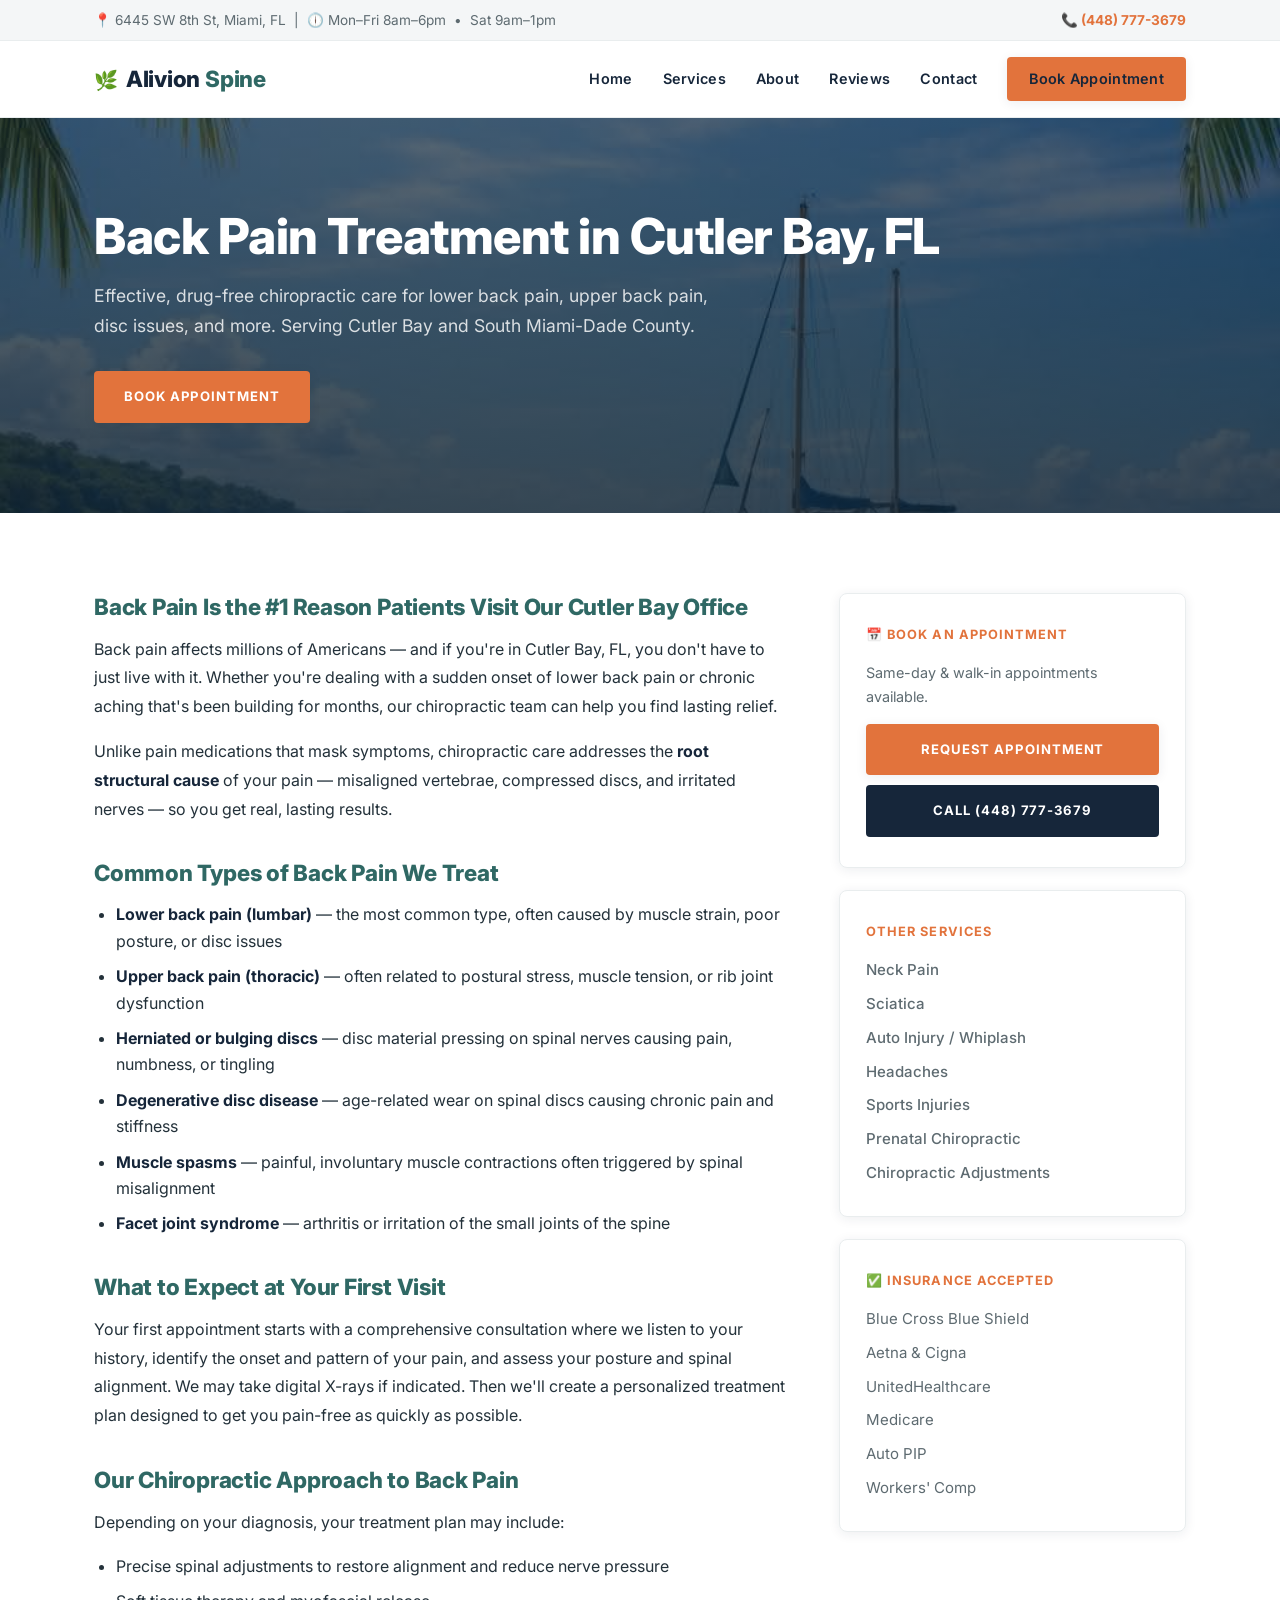
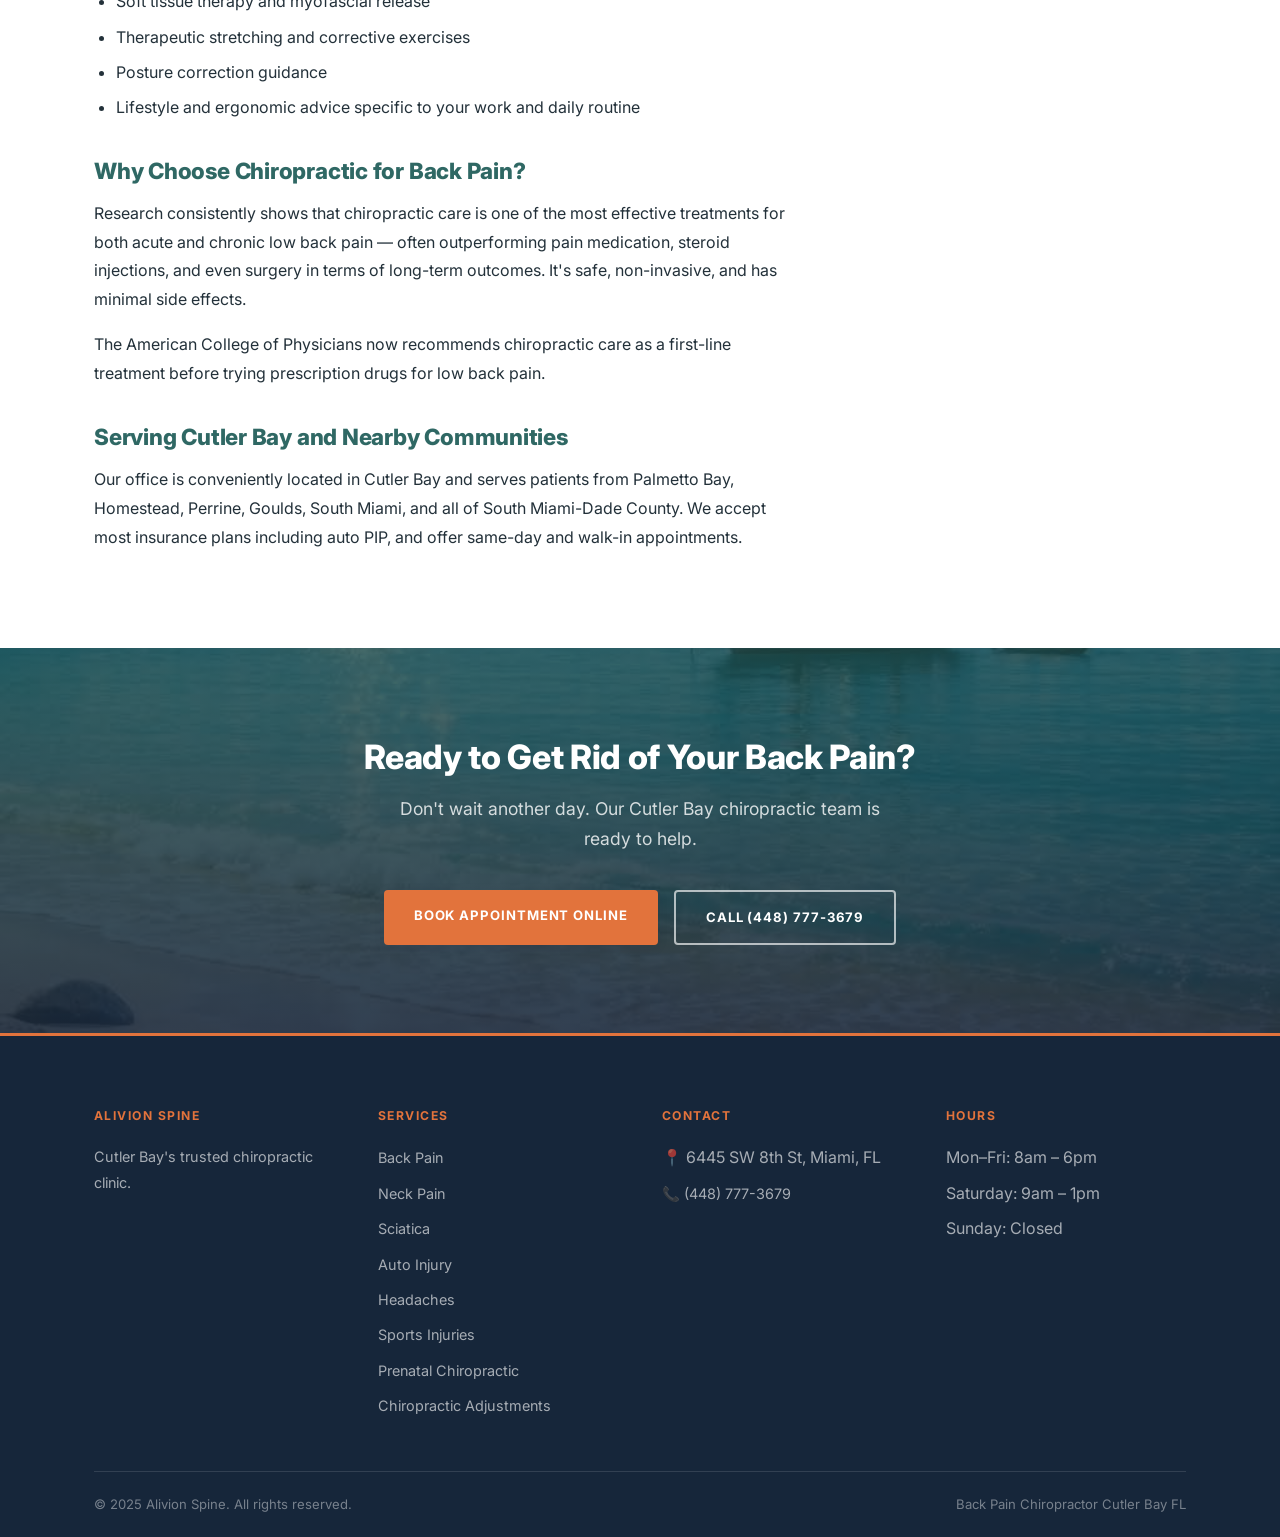
<file: services/back-pain.html>
<!DOCTYPE html>
<html lang="en">
<head>
  <meta charset="UTF-8" />
  <meta name="viewport" content="width=device-width, initial-scale=1.0" />
  <title>Back Pain Treatment Cutler Bay FL | Chiropractor for Back Pain</title>
  <meta name="description" content="Suffering from back pain in Cutler Bay FL? Our chiropractor treats lower back pain, disc problems, and spinal issues with proven, drug-free techniques. Book today." />
  <link rel="canonical" href="https://www.alivionspine.com/services/back-pain.html" />
  <link rel="stylesheet" href="../css/style.css" />
  <script type="application/ld+json">
  {
    "@context": "https://schema.org",
    "@type": "MedicalCondition",
    "name": "Back Pain",
    "possibleTreatment": { "@type": "MedicalTherapy", "name": "Chiropractic Adjustment" }
  }
  </script>
</head>
<body>

  <div class="topbar">
    <div class="container">
      <span>&#128205; 6445 SW 8th St, Miami, FL &nbsp;|&nbsp; &#128341; Mon–Fri 8am–6pm &nbsp;&bull;&nbsp; Sat 9am–1pm</span>
      <a href="tel:+14487773679">&#128222; (448) 777-3679</a>
    </div>
  </div>
  <header class="header">
    <div class="container">
      <a href="../index.html" class="logo">Alivion <span>Spine</span></a>
      <nav class="nav" id="mainNav">
        <a href="../index.html">Home</a>
        <a href="../index.html#services">Services</a>
        <a href="../index.html#about">About</a>
        <a href="../index.html#reviews">Reviews</a>
        <a href="../contact.html">Contact</a>
        <a href="../contact.html" class="btn btn--primary" style="padding:10px 22px;font-size:.9rem;">Book Appointment</a>
      </nav>
      <button class="nav-toggle" id="navToggle" aria-label="Toggle navigation"><span></span><span></span><span></span></button>
    </div>
  </header>

  <section class="service-hero">
    <div class="container">
      <h1>Back Pain Treatment in Cutler Bay, FL</h1>
      <p>Effective, drug-free chiropractic care for lower back pain, upper back pain, disc issues, and more. Serving Cutler Bay and South Miami-Dade County.</p>
      <a href="../contact.html" class="btn btn--primary">Book Appointment</a>
    </div>
  </section>

  <section class="service-body">
    <div class="container">
      <div class="service-content">
        <h2>Back Pain Is the #1 Reason Patients Visit Our Cutler Bay Office</h2>
        <p>Back pain affects millions of Americans — and if you're in Cutler Bay, FL, you don't have to just live with it. Whether you're dealing with a sudden onset of lower back pain or chronic aching that's been building for months, our chiropractic team can help you find lasting relief.</p>
        <p>Unlike pain medications that mask symptoms, chiropractic care addresses the <strong>root structural cause</strong> of your pain — misaligned vertebrae, compressed discs, and irritated nerves — so you get real, lasting results.</p>

        <h2>Common Types of Back Pain We Treat</h2>
        <ul>
          <li><strong>Lower back pain (lumbar)</strong> — the most common type, often caused by muscle strain, poor posture, or disc issues</li>
          <li><strong>Upper back pain (thoracic)</strong> — often related to postural stress, muscle tension, or rib joint dysfunction</li>
          <li><strong>Herniated or bulging discs</strong> — disc material pressing on spinal nerves causing pain, numbness, or tingling</li>
          <li><strong>Degenerative disc disease</strong> — age-related wear on spinal discs causing chronic pain and stiffness</li>
          <li><strong>Muscle spasms</strong> — painful, involuntary muscle contractions often triggered by spinal misalignment</li>
          <li><strong>Facet joint syndrome</strong> — arthritis or irritation of the small joints of the spine</li>
        </ul>

        <h2>What to Expect at Your First Visit</h2>
        <p>Your first appointment starts with a comprehensive consultation where we listen to your history, identify the onset and pattern of your pain, and assess your posture and spinal alignment. We may take digital X-rays if indicated. Then we'll create a personalized treatment plan designed to get you pain-free as quickly as possible.</p>

        <h2>Our Chiropractic Approach to Back Pain</h2>
        <p>Depending on your diagnosis, your treatment plan may include:</p>
        <ul>
          <li>Precise spinal adjustments to restore alignment and reduce nerve pressure</li>
          <li>Soft tissue therapy and myofascial release</li>
          <li>Therapeutic stretching and corrective exercises</li>
          <li>Posture correction guidance</li>
          <li>Lifestyle and ergonomic advice specific to your work and daily routine</li>
        </ul>

        <h2>Why Choose Chiropractic for Back Pain?</h2>
        <p>Research consistently shows that chiropractic care is one of the most effective treatments for both acute and chronic low back pain — often outperforming pain medication, steroid injections, and even surgery in terms of long-term outcomes. It's safe, non-invasive, and has minimal side effects.</p>
        <p>The American College of Physicians now recommends chiropractic care as a first-line treatment before trying prescription drugs for low back pain.</p>

        <h2>Serving Cutler Bay and Nearby Communities</h2>
        <p>Our office is conveniently located in Cutler Bay and serves patients from Palmetto Bay, Homestead, Perrine, Goulds, South Miami, and all of South Miami-Dade County. We accept most insurance plans including auto PIP, and offer same-day and walk-in appointments.</p>
      </div>

      <div class="service-sidebar">
        <div class="sidebar-card">
          <h4>&#128197; Book an Appointment</h4>
          <p style="font-size:.9rem; margin-bottom:14px;">Same-day &amp; walk-in appointments available.</p>
          <a href="../contact.html" class="btn btn--primary" style="width:100%; display:block; text-align:center;">Request Appointment</a>
          <a href="tel:+14487773679" class="btn btn--blue" style="width:100%; display:block; text-align:center; margin-top:10px;">Call (448) 777-3679</a>
        </div>
        <div class="sidebar-card">
          <h4>Other Services</h4>
          <ul>
            <li><a href="neck-pain.html">Neck Pain</a></li>
            <li><a href="sciatica.html">Sciatica</a></li>
            <li><a href="auto-injury.html">Auto Injury / Whiplash</a></li>
            <li><a href="headaches.html">Headaches</a></li>
            <li><a href="sports-injuries.html">Sports Injuries</a></li>
            <li><a href="prenatal-chiropractic.html">Prenatal Chiropractic</a></li>
            <li><a href="chiropractic-adjustments.html">Chiropractic Adjustments</a></li>
          </ul>
        </div>
        <div class="sidebar-card">
          <h4>&#9989; Insurance Accepted</h4>
          <ul>
            <li>Blue Cross Blue Shield</li>
            <li>Aetna &amp; Cigna</li>
            <li>UnitedHealthcare</li>
            <li>Medicare</li>
            <li>Auto PIP</li>
            <li>Workers' Comp</li>
          </ul>
        </div>
      </div>
    </div>
  </section>

  <section class="cta-band">
    <div class="container">
      <h2>Ready to Get Rid of Your Back Pain?</h2>
      <p>Don't wait another day. Our Cutler Bay chiropractic team is ready to help.</p>
      <div class="cta-btns">
        <a href="../contact.html" class="btn btn--primary">Book Appointment Online</a>
        <a href="tel:+14487773679" class="btn btn--outline">Call (448) 777-3679</a>
      </div>
    </div>
  </section>

  <footer class="footer">
    <div class="container">
      <div class="footer-grid">
        <div class="footer-col"><h4>Alivion Spine</h4><p>Cutler Bay's trusted chiropractic clinic.</p></div>
        <div class="footer-col"><h4>Services</h4><ul>
          <li><a href="back-pain.html">Back Pain</a></li><li><a href="neck-pain.html">Neck Pain</a></li>
          <li><a href="sciatica.html">Sciatica</a></li><li><a href="auto-injury.html">Auto Injury</a></li>
          <li><a href="headaches.html">Headaches</a></li><li><a href="sports-injuries.html">Sports Injuries</a></li>
          <li><a href="prenatal-chiropractic.html">Prenatal Chiropractic</a></li>
          <li><a href="chiropractic-adjustments.html">Chiropractic Adjustments</a></li>
        </ul></div>
        <div class="footer-col"><h4>Contact</h4><ul>
          <li>&#128205; 6445 SW 8th St, Miami, FL</li>
          <li><a href="tel:+14487773679">&#128222; (448) 777-3679</a></li>
        </ul></div>
        <div class="footer-col"><h4>Hours</h4><ul>
          <li>Mon–Fri: 8am – 6pm</li><li>Saturday: 9am – 1pm</li><li>Sunday: Closed</li>
        </ul></div>
      </div>
      <div class="footer-bottom">
        <span>&copy; 2025 Alivion Spine. All rights reserved.</span>
        <span>Back Pain Chiropractor Cutler Bay FL</span>
      </div>
    </div>
  </footer>
  <script>document.getElementById('navToggle').addEventListener('click',()=>document.getElementById('mainNav').classList.toggle('open'));</script>
</body>
</html>
</file>
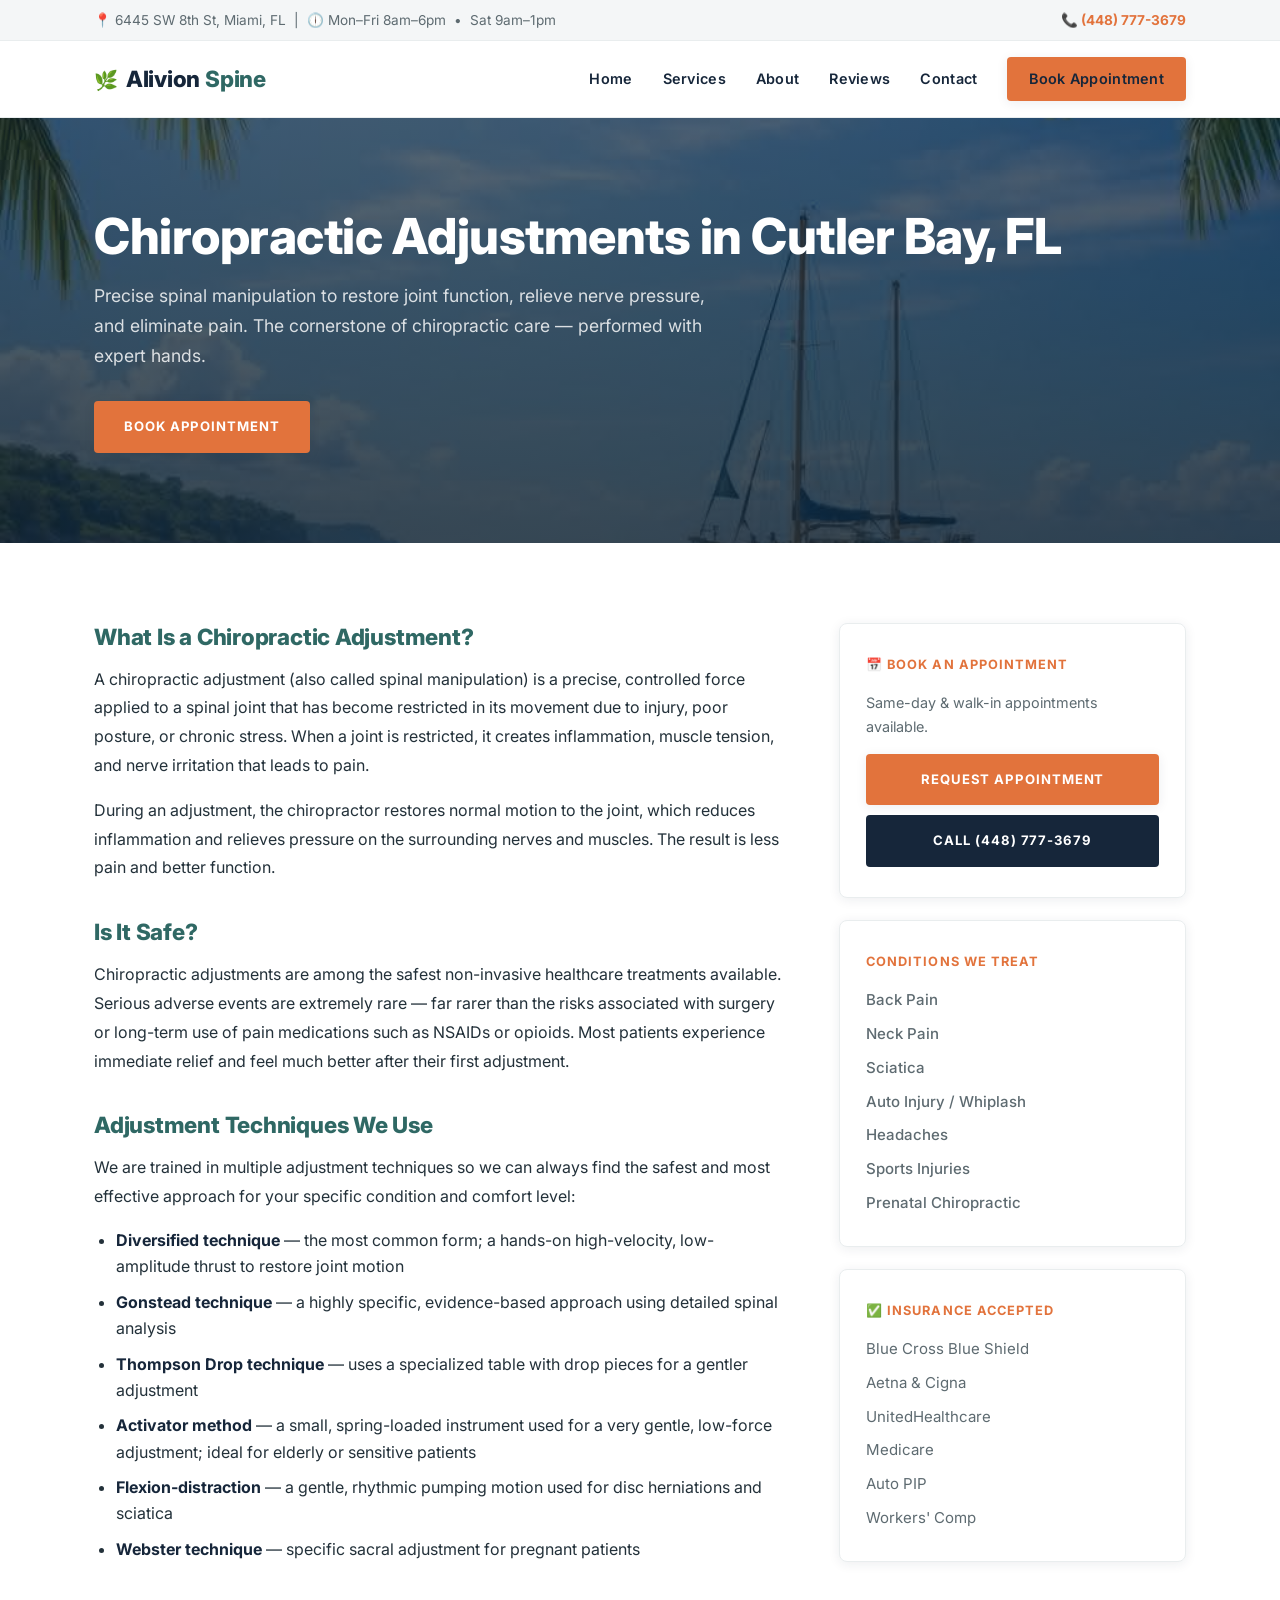
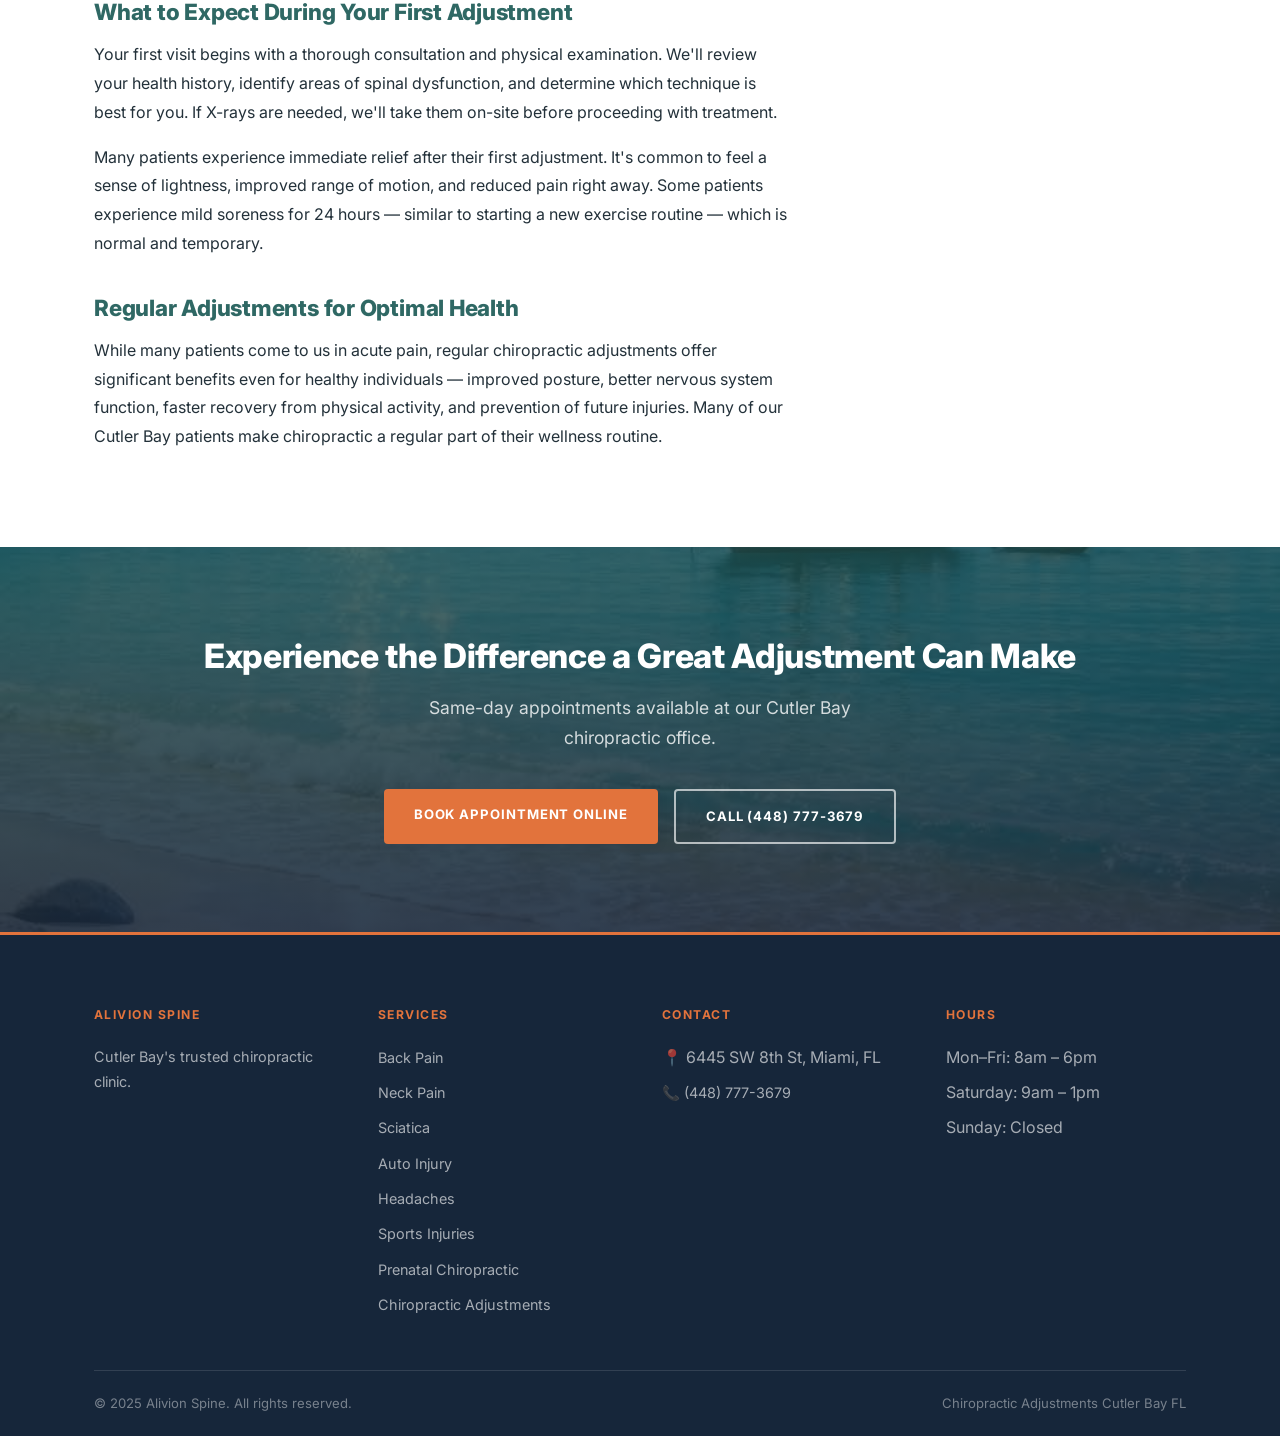
<file: services/chiropractic-adjustments.html>
<!DOCTYPE html>
<html lang="en">
<head>
  <meta charset="UTF-8" />
  <meta name="viewport" content="width=device-width, initial-scale=1.0" />
  <title>Chiropractic Adjustments Cutler Bay FL | Spinal Manipulation Treatment</title>
  <meta name="description" content="Expert chiropractic adjustments in Cutler Bay FL. Spinal manipulation to restore alignment, reduce nerve pressure, and relieve pain. Walk-ins welcome." />
  <link rel="canonical" href="https://www.alivionspine.com/services/chiropractic-adjustments.html" />
  <link rel="stylesheet" href="../css/style.css" />
</head>
<body>
  <div class="topbar"><div class="container">
    <span>&#128205; 6445 SW 8th St, Miami, FL &nbsp;|&nbsp; &#128341; Mon–Fri 8am–6pm &nbsp;&bull;&nbsp; Sat 9am–1pm</span>
    <a href="tel:+14487773679">&#128222; (448) 777-3679</a>
  </div></div>
  <header class="header"><div class="container">
    <a href="../index.html" class="logo">Alivion <span>Spine</span></a>
    <nav class="nav" id="mainNav">
      <a href="../index.html">Home</a><a href="../index.html#services">Services</a>
      <a href="../index.html#about">About</a><a href="../index.html#reviews">Reviews</a>
      <a href="../contact.html">Contact</a>
      <a href="../contact.html" class="btn btn--primary" style="padding:10px 22px;font-size:.9rem;">Book Appointment</a>
    </nav>
    <button class="nav-toggle" id="navToggle" aria-label="Toggle navigation"><span></span><span></span><span></span></button>
  </div></header>

  <section class="service-hero">
    <div class="container">
      <h1>Chiropractic Adjustments in Cutler Bay, FL</h1>
      <p>Precise spinal manipulation to restore joint function, relieve nerve pressure, and eliminate pain. The cornerstone of chiropractic care — performed with expert hands.</p>
      <a href="../contact.html" class="btn btn--primary">Book Appointment</a>
    </div>
  </section>

  <section class="service-body">
    <div class="container">
      <div class="service-content">
        <h2>What Is a Chiropractic Adjustment?</h2>
        <p>A chiropractic adjustment (also called spinal manipulation) is a precise, controlled force applied to a spinal joint that has become restricted in its movement due to injury, poor posture, or chronic stress. When a joint is restricted, it creates inflammation, muscle tension, and nerve irritation that leads to pain.</p>
        <p>During an adjustment, the chiropractor restores normal motion to the joint, which reduces inflammation and relieves pressure on the surrounding nerves and muscles. The result is less pain and better function.</p>

        <h2>Is It Safe?</h2>
        <p>Chiropractic adjustments are among the safest non-invasive healthcare treatments available. Serious adverse events are extremely rare — far rarer than the risks associated with surgery or long-term use of pain medications such as NSAIDs or opioids. Most patients experience immediate relief and feel much better after their first adjustment.</p>

        <h2>Adjustment Techniques We Use</h2>
        <p>We are trained in multiple adjustment techniques so we can always find the safest and most effective approach for your specific condition and comfort level:</p>
        <ul>
          <li><strong>Diversified technique</strong> — the most common form; a hands-on high-velocity, low-amplitude thrust to restore joint motion</li>
          <li><strong>Gonstead technique</strong> — a highly specific, evidence-based approach using detailed spinal analysis</li>
          <li><strong>Thompson Drop technique</strong> — uses a specialized table with drop pieces for a gentler adjustment</li>
          <li><strong>Activator method</strong> — a small, spring-loaded instrument used for a very gentle, low-force adjustment; ideal for elderly or sensitive patients</li>
          <li><strong>Flexion-distraction</strong> — a gentle, rhythmic pumping motion used for disc herniations and sciatica</li>
          <li><strong>Webster technique</strong> — specific sacral adjustment for pregnant patients</li>
        </ul>

        <h2>What to Expect During Your First Adjustment</h2>
        <p>Your first visit begins with a thorough consultation and physical examination. We'll review your health history, identify areas of spinal dysfunction, and determine which technique is best for you. If X-rays are needed, we'll take them on-site before proceeding with treatment.</p>
        <p>Many patients experience immediate relief after their first adjustment. It's common to feel a sense of lightness, improved range of motion, and reduced pain right away. Some patients experience mild soreness for 24 hours — similar to starting a new exercise routine — which is normal and temporary.</p>

        <h2>Regular Adjustments for Optimal Health</h2>
        <p>While many patients come to us in acute pain, regular chiropractic adjustments offer significant benefits even for healthy individuals — improved posture, better nervous system function, faster recovery from physical activity, and prevention of future injuries. Many of our Cutler Bay patients make chiropractic a regular part of their wellness routine.</p>
      </div>

      <div class="service-sidebar">
        <div class="sidebar-card">
          <h4>&#128197; Book an Appointment</h4>
          <p style="font-size:.9rem; margin-bottom:14px;">Same-day &amp; walk-in appointments available.</p>
          <a href="../contact.html" class="btn btn--primary" style="width:100%; display:block; text-align:center;">Request Appointment</a>
          <a href="tel:+14487773679" class="btn btn--blue" style="width:100%; display:block; text-align:center; margin-top:10px;">Call (448) 777-3679</a>
        </div>
        <div class="sidebar-card">
          <h4>Conditions We Treat</h4>
          <ul>
            <li><a href="back-pain.html">Back Pain</a></li>
            <li><a href="neck-pain.html">Neck Pain</a></li>
            <li><a href="sciatica.html">Sciatica</a></li>
            <li><a href="auto-injury.html">Auto Injury / Whiplash</a></li>
            <li><a href="headaches.html">Headaches</a></li>
            <li><a href="sports-injuries.html">Sports Injuries</a></li>
            <li><a href="prenatal-chiropractic.html">Prenatal Chiropractic</a></li>
          </ul>
        </div>
        <div class="sidebar-card">
          <h4>&#9989; Insurance Accepted</h4>
          <ul>
            <li>Blue Cross Blue Shield</li>
            <li>Aetna &amp; Cigna</li>
            <li>UnitedHealthcare</li>
            <li>Medicare</li>
            <li>Auto PIP</li>
            <li>Workers' Comp</li>
          </ul>
        </div>
      </div>
    </div>
  </section>

  <section class="cta-band">
    <div class="container">
      <h2>Experience the Difference a Great Adjustment Can Make</h2>
      <p>Same-day appointments available at our Cutler Bay chiropractic office.</p>
      <div class="cta-btns">
        <a href="../contact.html" class="btn btn--primary">Book Appointment Online</a>
        <a href="tel:+14487773679" class="btn btn--outline">Call (448) 777-3679</a>
      </div>
    </div>
  </section>

  <footer class="footer"><div class="container">
    <div class="footer-grid">
      <div class="footer-col"><h4>Alivion Spine</h4><p>Cutler Bay's trusted chiropractic clinic.</p></div>
      <div class="footer-col"><h4>Services</h4><ul>
        <li><a href="back-pain.html">Back Pain</a></li><li><a href="neck-pain.html">Neck Pain</a></li>
        <li><a href="sciatica.html">Sciatica</a></li><li><a href="auto-injury.html">Auto Injury</a></li>
        <li><a href="headaches.html">Headaches</a></li><li><a href="sports-injuries.html">Sports Injuries</a></li>
        <li><a href="prenatal-chiropractic.html">Prenatal Chiropractic</a></li>
        <li><a href="chiropractic-adjustments.html">Chiropractic Adjustments</a></li>
      </ul></div>
      <div class="footer-col"><h4>Contact</h4><ul>
        <li>&#128205; 6445 SW 8th St, Miami, FL</li>
        <li><a href="tel:+14487773679">&#128222; (448) 777-3679</a></li>
      </ul></div>
      <div class="footer-col"><h4>Hours</h4><ul>
        <li>Mon–Fri: 8am – 6pm</li><li>Saturday: 9am – 1pm</li><li>Sunday: Closed</li>
      </ul></div>
    </div>
    <div class="footer-bottom">
      <span>&copy; 2025 Alivion Spine. All rights reserved.</span>
      <span>Chiropractic Adjustments Cutler Bay FL</span>
    </div>
  </div></footer>
  <script>document.getElementById('navToggle').addEventListener('click',()=>document.getElementById('mainNav').classList.toggle('open'));</script>
</body>
</html>
</file>
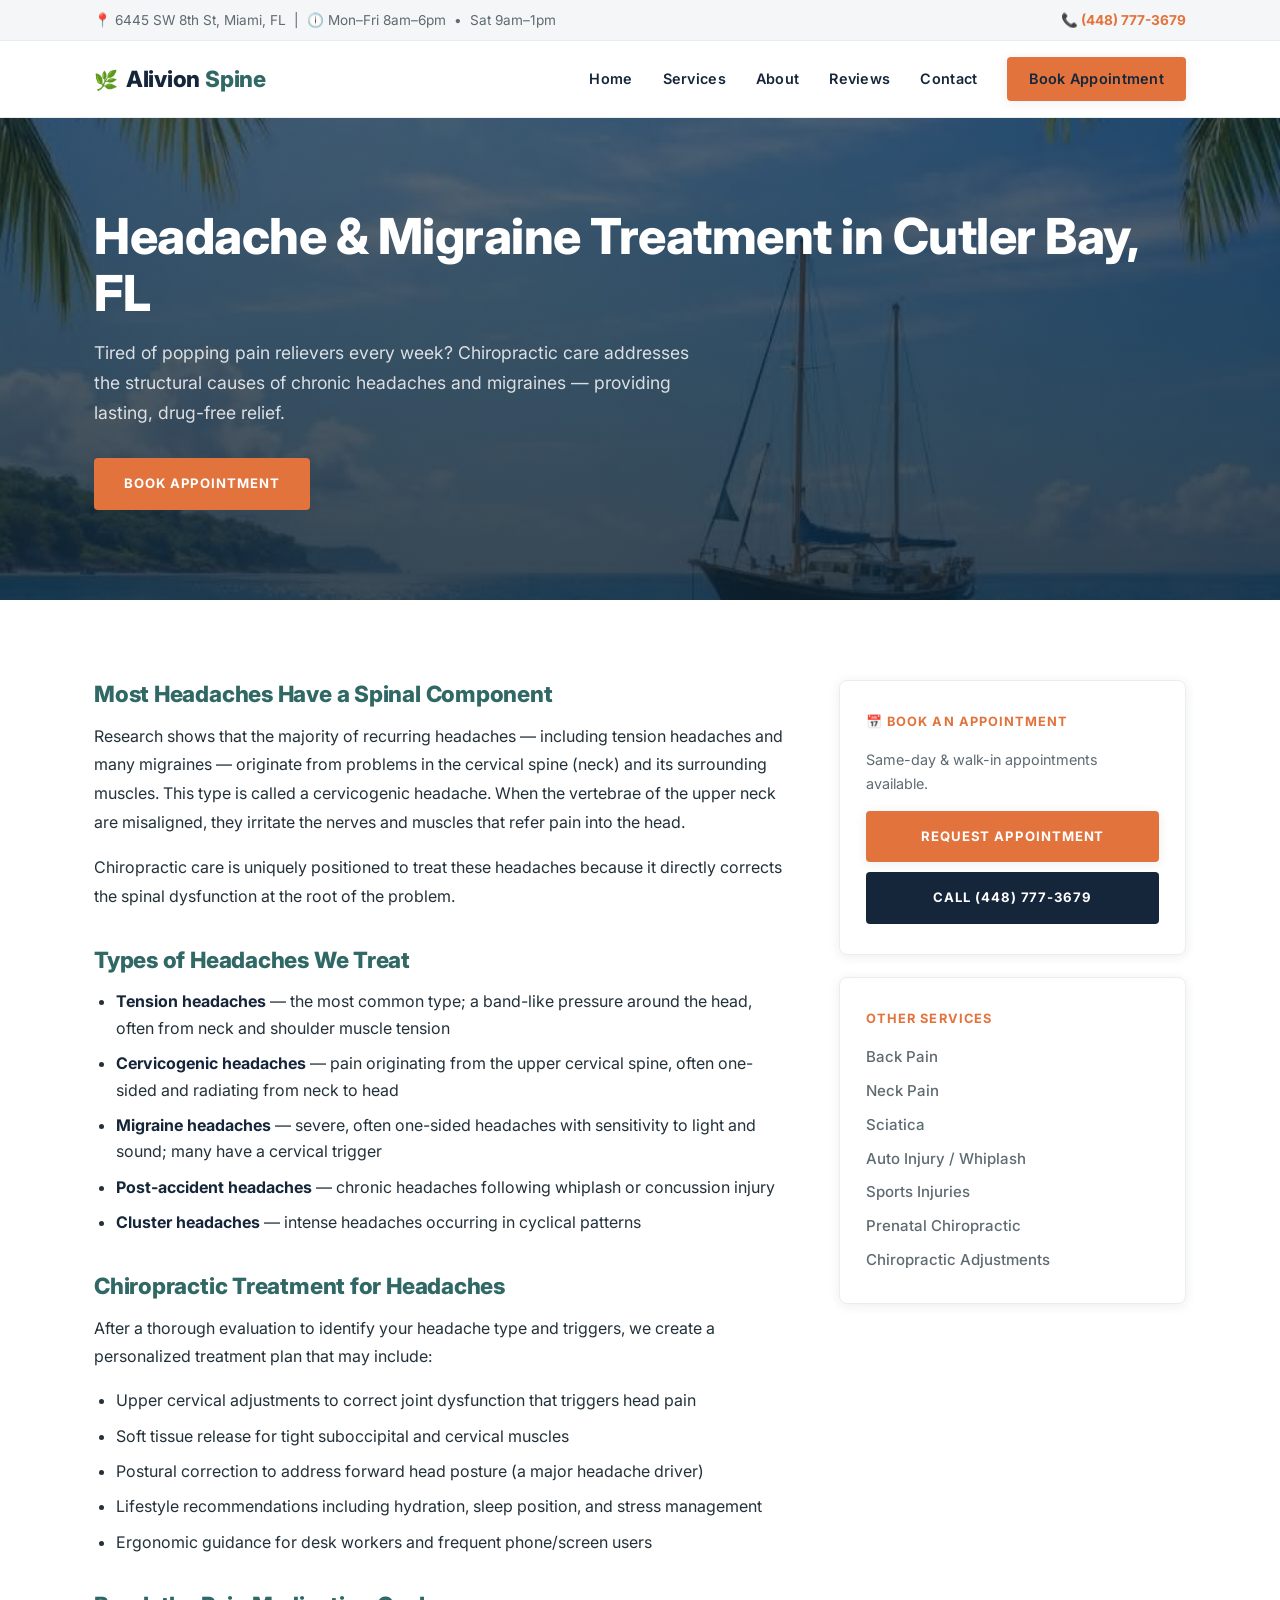
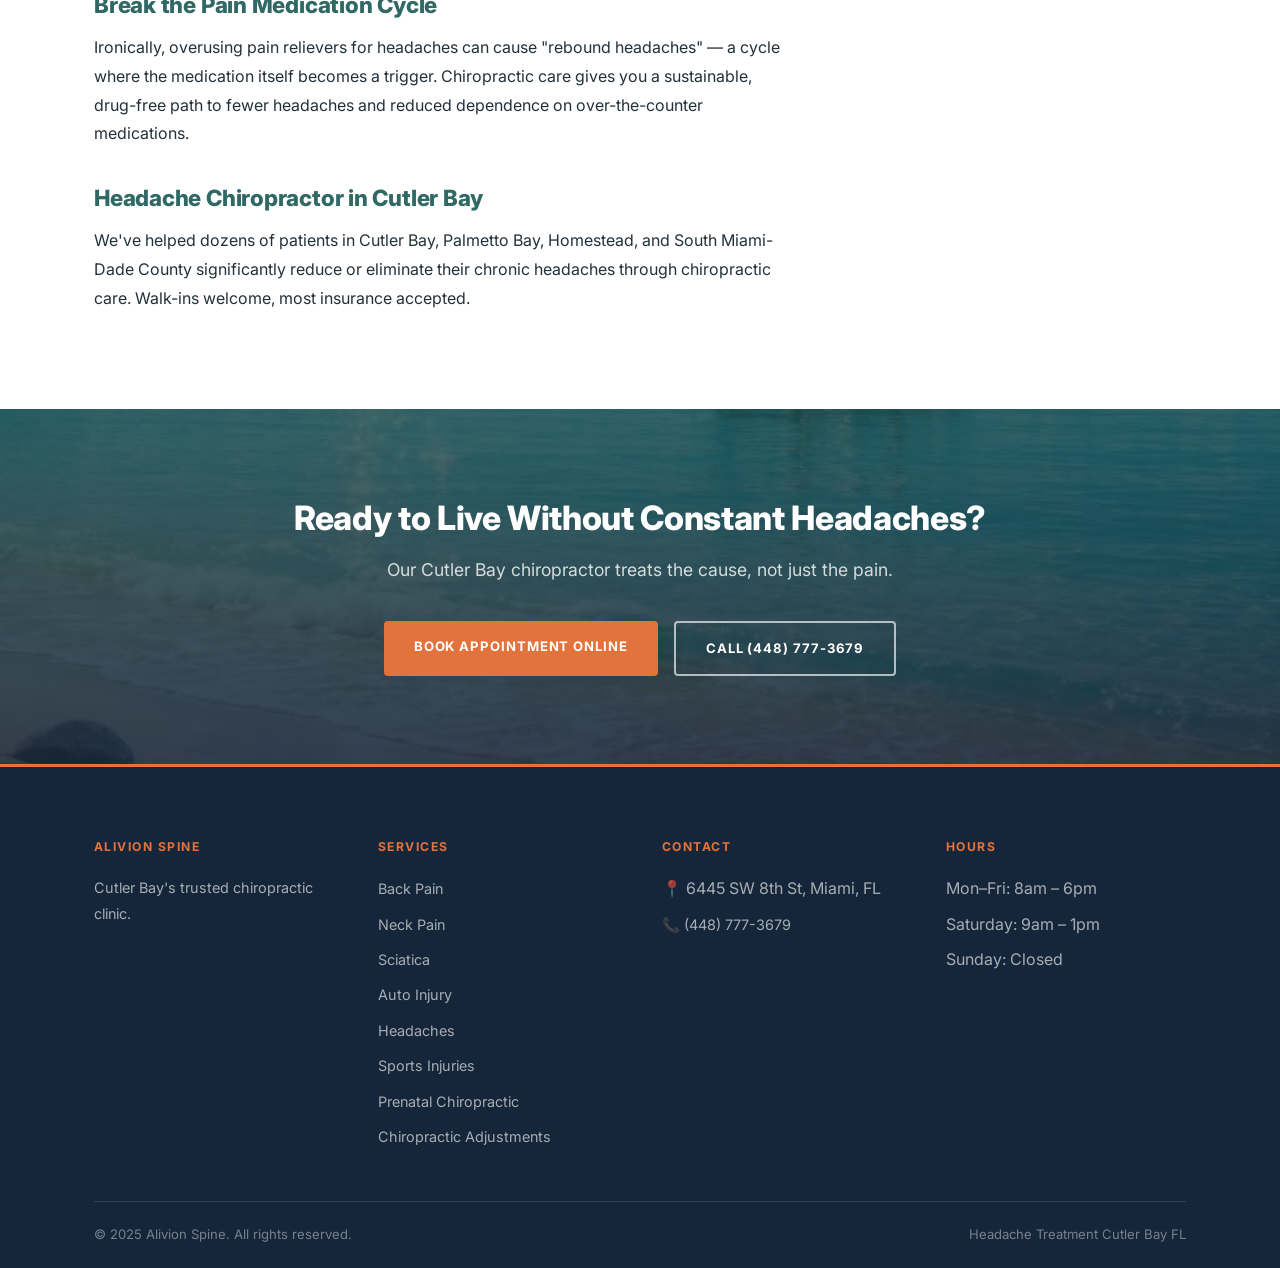
<file: services/headaches.html>
<!DOCTYPE html>
<html lang="en">
<head>
  <meta charset="UTF-8" />
  <meta name="viewport" content="width=device-width, initial-scale=1.0" />
  <title>Headache Treatment Cutler Bay FL | Chiropractic for Migraines & Tension Headaches</title>
  <meta name="description" content="Chiropractic treatment for headaches and migraines in Cutler Bay FL. We address the root cause — not just the symptoms. Drug-free relief. Book today." />
  <link rel="canonical" href="https://www.alivionspine.com/services/headaches.html" />
  <link rel="stylesheet" href="../css/style.css" />
</head>
<body>
  <div class="topbar"><div class="container">
    <span>&#128205; 6445 SW 8th St, Miami, FL &nbsp;|&nbsp; &#128341; Mon–Fri 8am–6pm &nbsp;&bull;&nbsp; Sat 9am–1pm</span>
    <a href="tel:+14487773679">&#128222; (448) 777-3679</a>
  </div></div>
  <header class="header"><div class="container">
    <a href="../index.html" class="logo">Alivion <span>Spine</span></a>
    <nav class="nav" id="mainNav">
      <a href="../index.html">Home</a><a href="../index.html#services">Services</a>
      <a href="../index.html#about">About</a><a href="../index.html#reviews">Reviews</a>
      <a href="../contact.html">Contact</a>
      <a href="../contact.html" class="btn btn--primary" style="padding:10px 22px;font-size:.9rem;">Book Appointment</a>
    </nav>
    <button class="nav-toggle" id="navToggle" aria-label="Toggle navigation"><span></span><span></span><span></span></button>
  </div></header>

  <section class="service-hero">
    <div class="container">
      <h1>Headache &amp; Migraine Treatment in Cutler Bay, FL</h1>
      <p>Tired of popping pain relievers every week? Chiropractic care addresses the structural causes of chronic headaches and migraines — providing lasting, drug-free relief.</p>
      <a href="../contact.html" class="btn btn--primary">Book Appointment</a>
    </div>
  </section>

  <section class="service-body">
    <div class="container">
      <div class="service-content">
        <h2>Most Headaches Have a Spinal Component</h2>
        <p>Research shows that the majority of recurring headaches — including tension headaches and many migraines — originate from problems in the cervical spine (neck) and its surrounding muscles. This type is called a cervicogenic headache. When the vertebrae of the upper neck are misaligned, they irritate the nerves and muscles that refer pain into the head.</p>
        <p>Chiropractic care is uniquely positioned to treat these headaches because it directly corrects the spinal dysfunction at the root of the problem.</p>

        <h2>Types of Headaches We Treat</h2>
        <ul>
          <li><strong>Tension headaches</strong> — the most common type; a band-like pressure around the head, often from neck and shoulder muscle tension</li>
          <li><strong>Cervicogenic headaches</strong> — pain originating from the upper cervical spine, often one-sided and radiating from neck to head</li>
          <li><strong>Migraine headaches</strong> — severe, often one-sided headaches with sensitivity to light and sound; many have a cervical trigger</li>
          <li><strong>Post-accident headaches</strong> — chronic headaches following whiplash or concussion injury</li>
          <li><strong>Cluster headaches</strong> — intense headaches occurring in cyclical patterns</li>
        </ul>

        <h2>Chiropractic Treatment for Headaches</h2>
        <p>After a thorough evaluation to identify your headache type and triggers, we create a personalized treatment plan that may include:</p>
        <ul>
          <li>Upper cervical adjustments to correct joint dysfunction that triggers head pain</li>
          <li>Soft tissue release for tight suboccipital and cervical muscles</li>
          <li>Postural correction to address forward head posture (a major headache driver)</li>
          <li>Lifestyle recommendations including hydration, sleep position, and stress management</li>
          <li>Ergonomic guidance for desk workers and frequent phone/screen users</li>
        </ul>

        <h2>Break the Pain Medication Cycle</h2>
        <p>Ironically, overusing pain relievers for headaches can cause "rebound headaches" — a cycle where the medication itself becomes a trigger. Chiropractic care gives you a sustainable, drug-free path to fewer headaches and reduced dependence on over-the-counter medications.</p>

        <h2>Headache Chiropractor in Cutler Bay</h2>
        <p>We've helped dozens of patients in Cutler Bay, Palmetto Bay, Homestead, and South Miami-Dade County significantly reduce or eliminate their chronic headaches through chiropractic care. Walk-ins welcome, most insurance accepted.</p>
      </div>

      <div class="service-sidebar">
        <div class="sidebar-card">
          <h4>&#128197; Book an Appointment</h4>
          <p style="font-size:.9rem; margin-bottom:14px;">Same-day &amp; walk-in appointments available.</p>
          <a href="../contact.html" class="btn btn--primary" style="width:100%; display:block; text-align:center;">Request Appointment</a>
          <a href="tel:+14487773679" class="btn btn--blue" style="width:100%; display:block; text-align:center; margin-top:10px;">Call (448) 777-3679</a>
        </div>
        <div class="sidebar-card">
          <h4>Other Services</h4>
          <ul>
            <li><a href="back-pain.html">Back Pain</a></li>
            <li><a href="neck-pain.html">Neck Pain</a></li>
            <li><a href="sciatica.html">Sciatica</a></li>
            <li><a href="auto-injury.html">Auto Injury / Whiplash</a></li>
            <li><a href="sports-injuries.html">Sports Injuries</a></li>
            <li><a href="prenatal-chiropractic.html">Prenatal Chiropractic</a></li>
            <li><a href="chiropractic-adjustments.html">Chiropractic Adjustments</a></li>
          </ul>
        </div>
      </div>
    </div>
  </section>

  <section class="cta-band">
    <div class="container">
      <h2>Ready to Live Without Constant Headaches?</h2>
      <p>Our Cutler Bay chiropractor treats the cause, not just the pain.</p>
      <div class="cta-btns">
        <a href="../contact.html" class="btn btn--primary">Book Appointment Online</a>
        <a href="tel:+14487773679" class="btn btn--outline">Call (448) 777-3679</a>
      </div>
    </div>
  </section>

  <footer class="footer"><div class="container">
    <div class="footer-grid">
      <div class="footer-col"><h4>Alivion Spine</h4><p>Cutler Bay's trusted chiropractic clinic.</p></div>
      <div class="footer-col"><h4>Services</h4><ul>
        <li><a href="back-pain.html">Back Pain</a></li><li><a href="neck-pain.html">Neck Pain</a></li>
        <li><a href="sciatica.html">Sciatica</a></li><li><a href="auto-injury.html">Auto Injury</a></li>
        <li><a href="headaches.html">Headaches</a></li><li><a href="sports-injuries.html">Sports Injuries</a></li>
        <li><a href="prenatal-chiropractic.html">Prenatal Chiropractic</a></li>
        <li><a href="chiropractic-adjustments.html">Chiropractic Adjustments</a></li>
      </ul></div>
      <div class="footer-col"><h4>Contact</h4><ul>
        <li>&#128205; 6445 SW 8th St, Miami, FL</li>
        <li><a href="tel:+14487773679">&#128222; (448) 777-3679</a></li>
      </ul></div>
      <div class="footer-col"><h4>Hours</h4><ul>
        <li>Mon–Fri: 8am – 6pm</li><li>Saturday: 9am – 1pm</li><li>Sunday: Closed</li>
      </ul></div>
    </div>
    <div class="footer-bottom">
      <span>&copy; 2025 Alivion Spine. All rights reserved.</span>
      <span>Headache Treatment Cutler Bay FL</span>
    </div>
  </div></footer>
  <script>document.getElementById('navToggle').addEventListener('click',()=>document.getElementById('mainNav').classList.toggle('open'));</script>
</body>
</html>
</file>
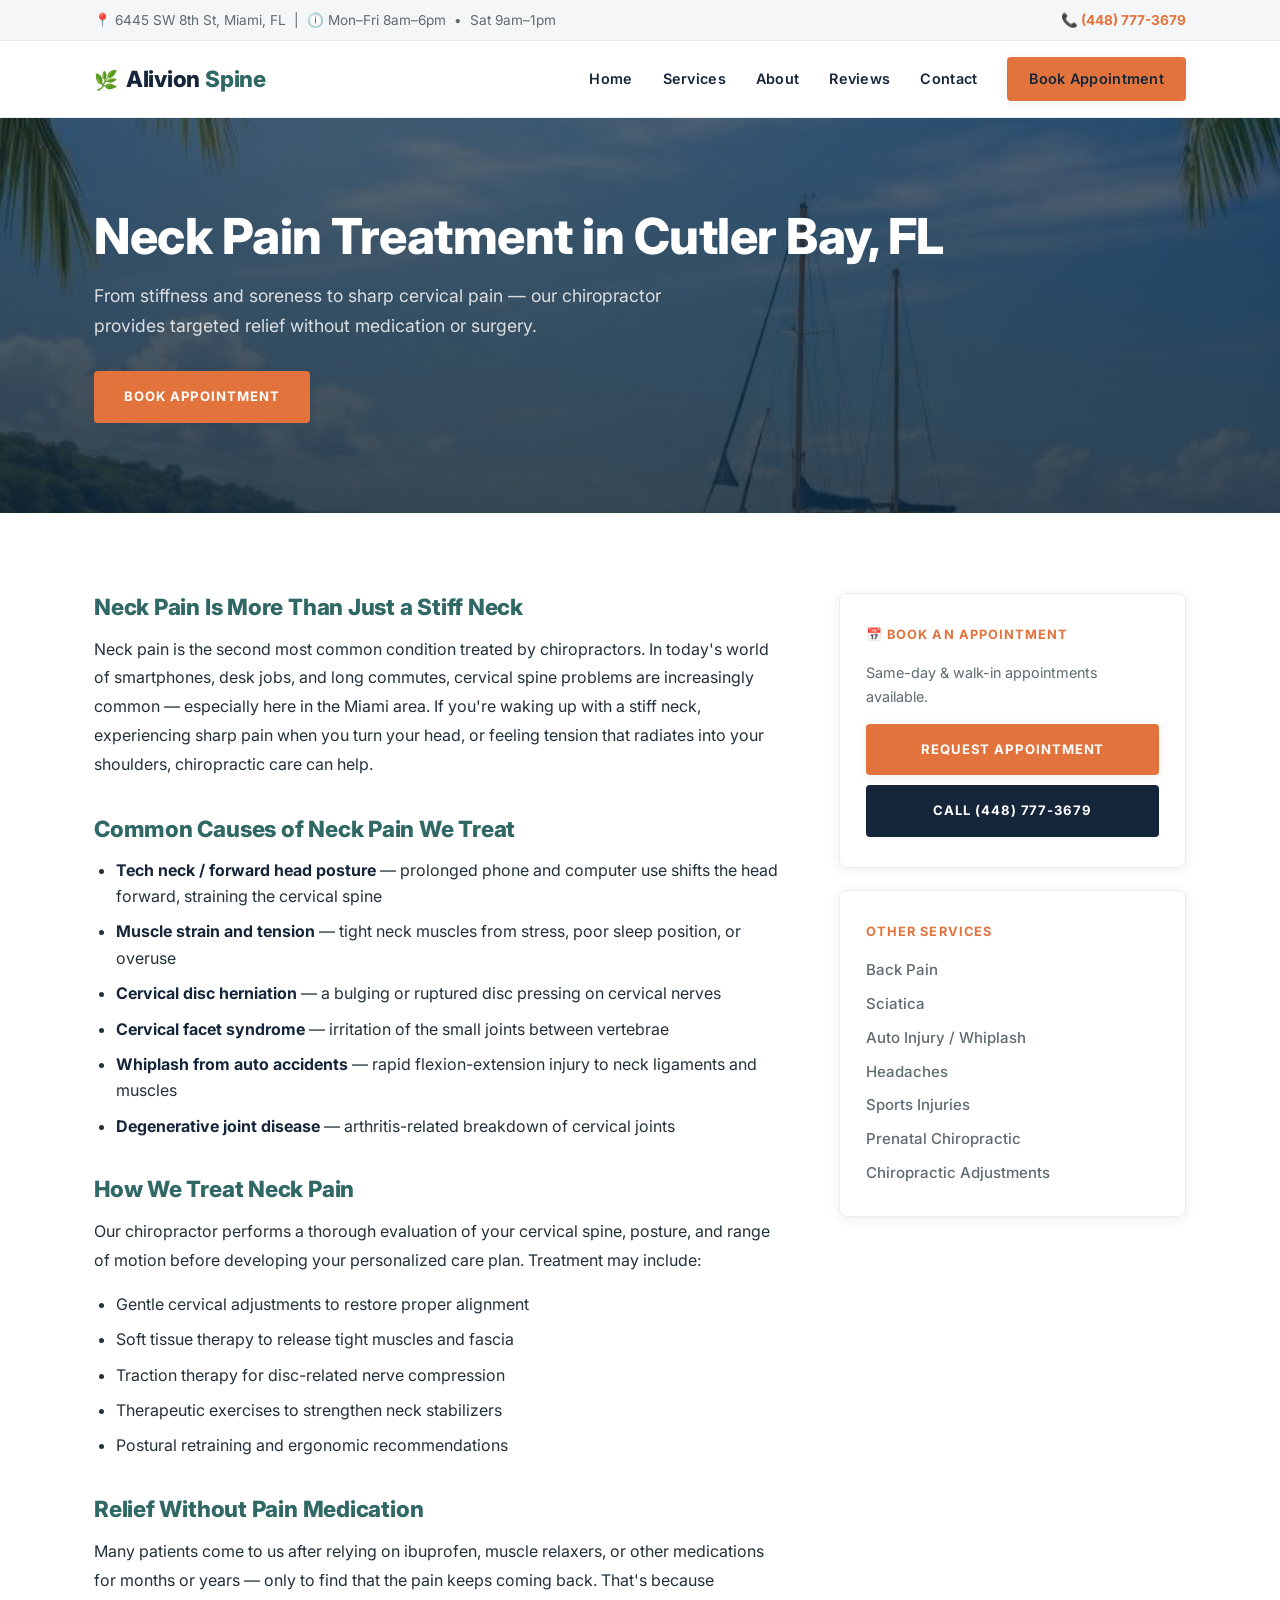
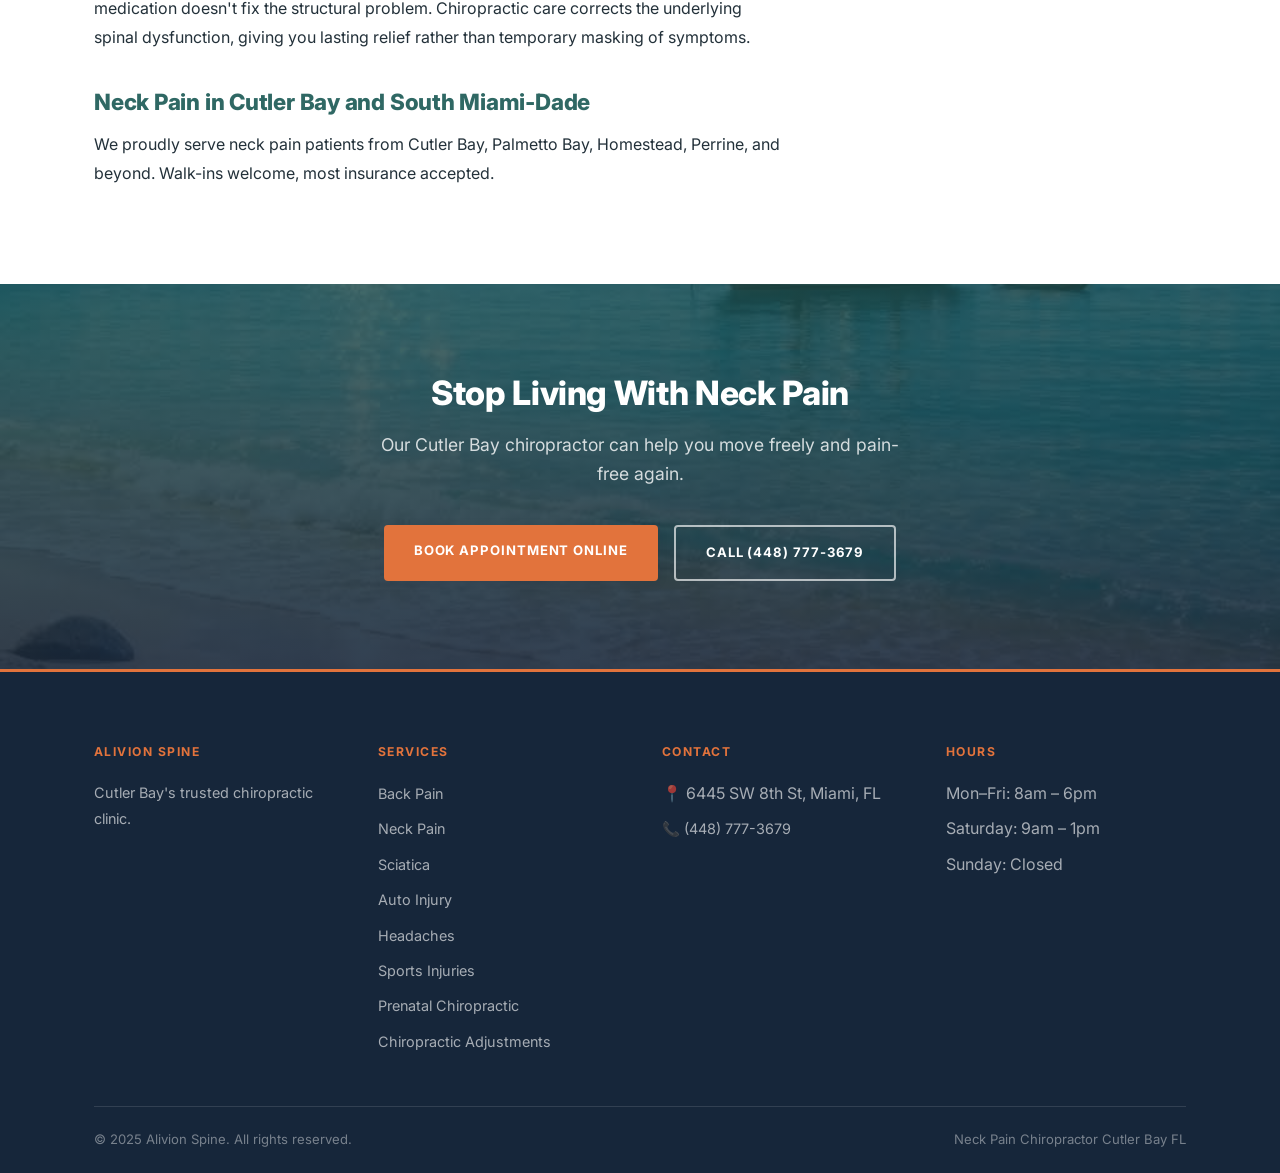
<file: services/neck-pain.html>
<!DOCTYPE html>
<html lang="en">
<head>
  <meta charset="UTF-8" />
  <meta name="viewport" content="width=device-width, initial-scale=1.0" />
  <title>Neck Pain Treatment Cutler Bay FL | Chiropractor for Neck Pain</title>
  <meta name="description" content="Neck pain chiropractor in Cutler Bay FL. We treat cervical pain, stiffness, tech neck, and whiplash with gentle, effective chiropractic care. Book today." />
  <link rel="canonical" href="https://www.alivionspine.com/services/neck-pain.html" />
  <link rel="stylesheet" href="../css/style.css" />
</head>
<body>
  <div class="topbar"><div class="container">
    <span>&#128205; 6445 SW 8th St, Miami, FL &nbsp;|&nbsp; &#128341; Mon–Fri 8am–6pm &nbsp;&bull;&nbsp; Sat 9am–1pm</span>
    <a href="tel:+14487773679">&#128222; (448) 777-3679</a>
  </div></div>
  <header class="header"><div class="container">
    <a href="../index.html" class="logo">Alivion <span>Spine</span></a>
    <nav class="nav" id="mainNav">
      <a href="../index.html">Home</a><a href="../index.html#services">Services</a>
      <a href="../index.html#about">About</a><a href="../index.html#reviews">Reviews</a>
      <a href="../contact.html">Contact</a>
      <a href="../contact.html" class="btn btn--primary" style="padding:10px 22px;font-size:.9rem;">Book Appointment</a>
    </nav>
    <button class="nav-toggle" id="navToggle" aria-label="Toggle navigation"><span></span><span></span><span></span></button>
  </div></header>

  <section class="service-hero">
    <div class="container">
      <h1>Neck Pain Treatment in Cutler Bay, FL</h1>
      <p>From stiffness and soreness to sharp cervical pain — our chiropractor provides targeted relief without medication or surgery.</p>
      <a href="../contact.html" class="btn btn--primary">Book Appointment</a>
    </div>
  </section>

  <section class="service-body">
    <div class="container">
      <div class="service-content">
        <h2>Neck Pain Is More Than Just a Stiff Neck</h2>
        <p>Neck pain is the second most common condition treated by chiropractors. In today's world of smartphones, desk jobs, and long commutes, cervical spine problems are increasingly common — especially here in the Miami area. If you're waking up with a stiff neck, experiencing sharp pain when you turn your head, or feeling tension that radiates into your shoulders, chiropractic care can help.</p>

        <h2>Common Causes of Neck Pain We Treat</h2>
        <ul>
          <li><strong>Tech neck / forward head posture</strong> — prolonged phone and computer use shifts the head forward, straining the cervical spine</li>
          <li><strong>Muscle strain and tension</strong> — tight neck muscles from stress, poor sleep position, or overuse</li>
          <li><strong>Cervical disc herniation</strong> — a bulging or ruptured disc pressing on cervical nerves</li>
          <li><strong>Cervical facet syndrome</strong> — irritation of the small joints between vertebrae</li>
          <li><strong>Whiplash from auto accidents</strong> — rapid flexion-extension injury to neck ligaments and muscles</li>
          <li><strong>Degenerative joint disease</strong> — arthritis-related breakdown of cervical joints</li>
        </ul>

        <h2>How We Treat Neck Pain</h2>
        <p>Our chiropractor performs a thorough evaluation of your cervical spine, posture, and range of motion before developing your personalized care plan. Treatment may include:</p>
        <ul>
          <li>Gentle cervical adjustments to restore proper alignment</li>
          <li>Soft tissue therapy to release tight muscles and fascia</li>
          <li>Traction therapy for disc-related nerve compression</li>
          <li>Therapeutic exercises to strengthen neck stabilizers</li>
          <li>Postural retraining and ergonomic recommendations</li>
        </ul>

        <h2>Relief Without Pain Medication</h2>
        <p>Many patients come to us after relying on ibuprofen, muscle relaxers, or other medications for months or years — only to find that the pain keeps coming back. That's because medication doesn't fix the structural problem. Chiropractic care corrects the underlying spinal dysfunction, giving you lasting relief rather than temporary masking of symptoms.</p>

        <h2>Neck Pain in Cutler Bay and South Miami-Dade</h2>
        <p>We proudly serve neck pain patients from Cutler Bay, Palmetto Bay, Homestead, Perrine, and beyond. Walk-ins welcome, most insurance accepted.</p>
      </div>

      <div class="service-sidebar">
        <div class="sidebar-card">
          <h4>&#128197; Book an Appointment</h4>
          <p style="font-size:.9rem; margin-bottom:14px;">Same-day &amp; walk-in appointments available.</p>
          <a href="../contact.html" class="btn btn--primary" style="width:100%; display:block; text-align:center;">Request Appointment</a>
          <a href="tel:+14487773679" class="btn btn--blue" style="width:100%; display:block; text-align:center; margin-top:10px;">Call (448) 777-3679</a>
        </div>
        <div class="sidebar-card">
          <h4>Other Services</h4>
          <ul>
            <li><a href="back-pain.html">Back Pain</a></li>
            <li><a href="sciatica.html">Sciatica</a></li>
            <li><a href="auto-injury.html">Auto Injury / Whiplash</a></li>
            <li><a href="headaches.html">Headaches</a></li>
            <li><a href="sports-injuries.html">Sports Injuries</a></li>
            <li><a href="prenatal-chiropractic.html">Prenatal Chiropractic</a></li>
            <li><a href="chiropractic-adjustments.html">Chiropractic Adjustments</a></li>
          </ul>
        </div>
      </div>
    </div>
  </section>

  <section class="cta-band">
    <div class="container">
      <h2>Stop Living With Neck Pain</h2>
      <p>Our Cutler Bay chiropractor can help you move freely and pain-free again.</p>
      <div class="cta-btns">
        <a href="../contact.html" class="btn btn--primary">Book Appointment Online</a>
        <a href="tel:+14487773679" class="btn btn--outline">Call (448) 777-3679</a>
      </div>
    </div>
  </section>

  <footer class="footer"><div class="container">
    <div class="footer-grid">
      <div class="footer-col"><h4>Alivion Spine</h4><p>Cutler Bay's trusted chiropractic clinic.</p></div>
      <div class="footer-col"><h4>Services</h4><ul>
        <li><a href="back-pain.html">Back Pain</a></li><li><a href="neck-pain.html">Neck Pain</a></li>
        <li><a href="sciatica.html">Sciatica</a></li><li><a href="auto-injury.html">Auto Injury</a></li>
        <li><a href="headaches.html">Headaches</a></li><li><a href="sports-injuries.html">Sports Injuries</a></li>
        <li><a href="prenatal-chiropractic.html">Prenatal Chiropractic</a></li>
        <li><a href="chiropractic-adjustments.html">Chiropractic Adjustments</a></li>
      </ul></div>
      <div class="footer-col"><h4>Contact</h4><ul>
        <li>&#128205; 6445 SW 8th St, Miami, FL</li>
        <li><a href="tel:+14487773679">&#128222; (448) 777-3679</a></li>
      </ul></div>
      <div class="footer-col"><h4>Hours</h4><ul>
        <li>Mon–Fri: 8am – 6pm</li><li>Saturday: 9am – 1pm</li><li>Sunday: Closed</li>
      </ul></div>
    </div>
    <div class="footer-bottom">
      <span>&copy; 2025 Alivion Spine. All rights reserved.</span>
      <span>Neck Pain Chiropractor Cutler Bay FL</span>
    </div>
  </div></footer>
  <script>document.getElementById('navToggle').addEventListener('click',()=>document.getElementById('mainNav').classList.toggle('open'));</script>
</body>
</html>
</file>
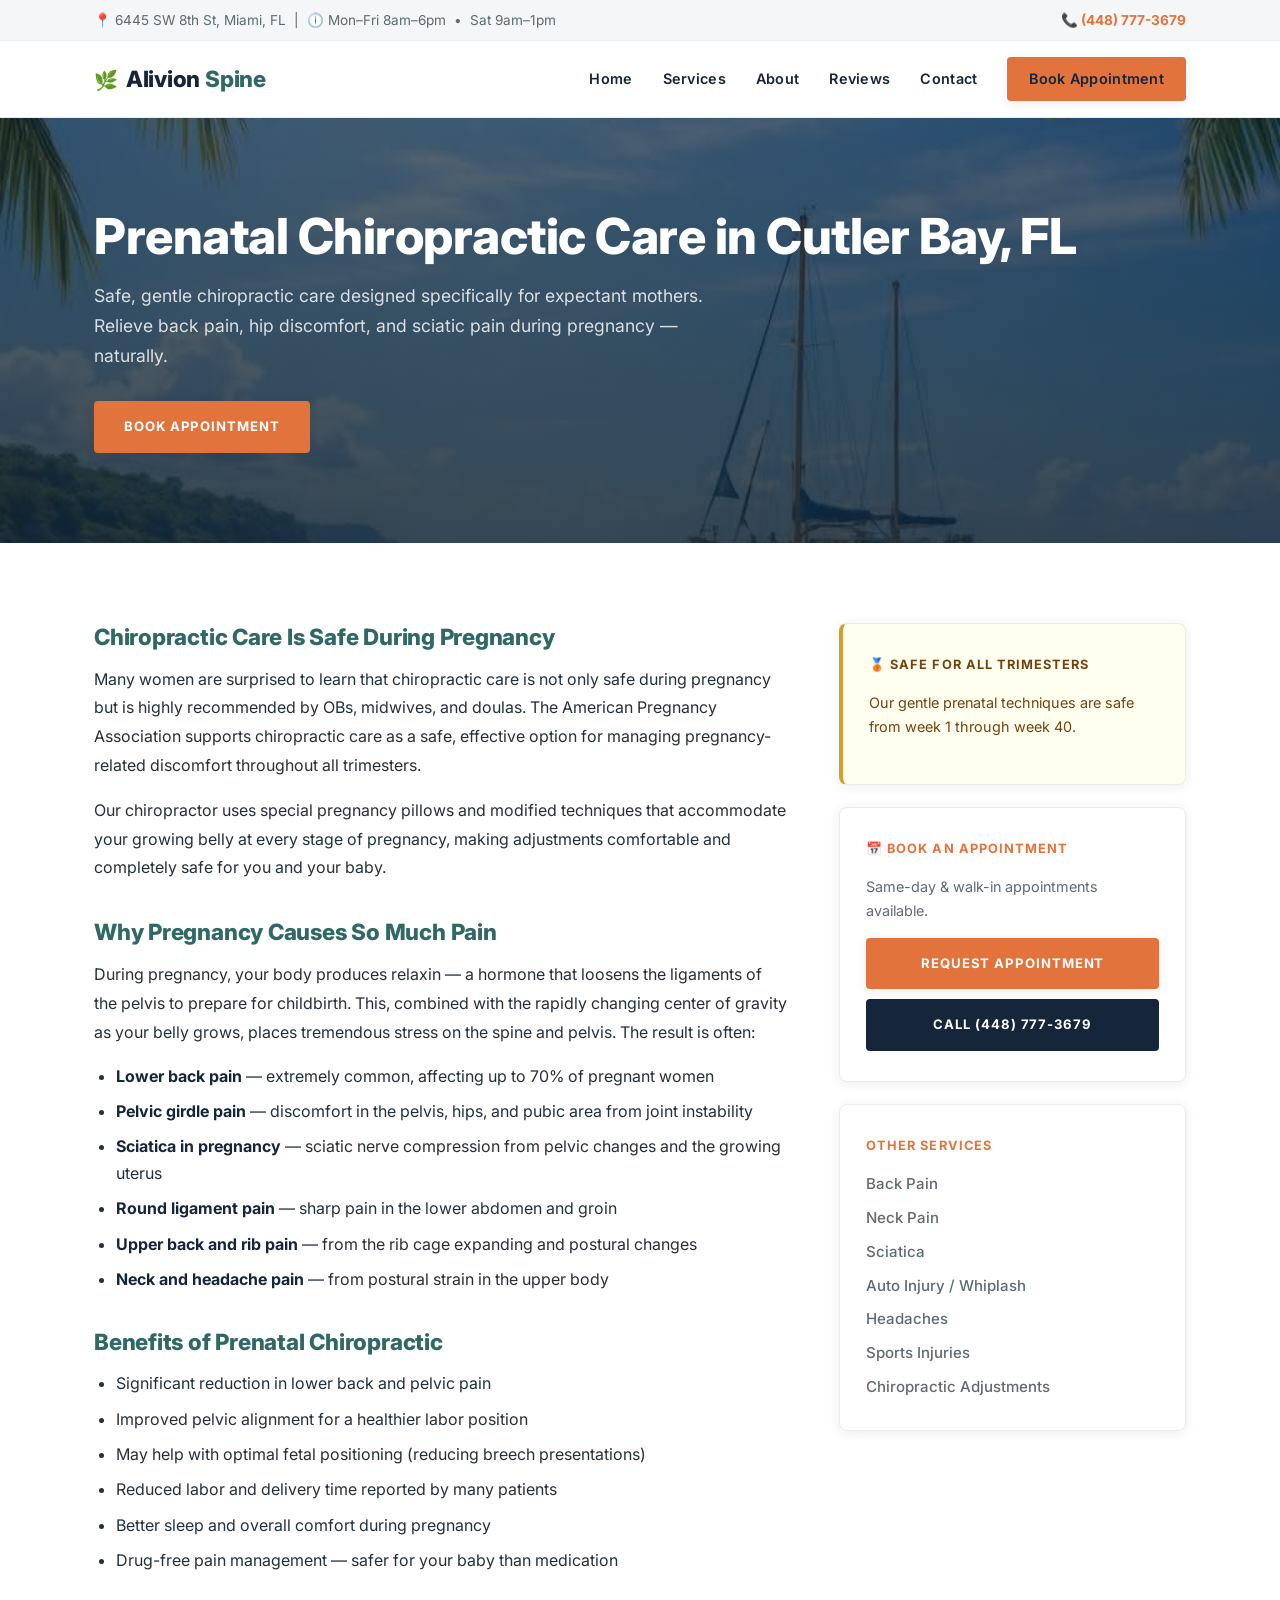
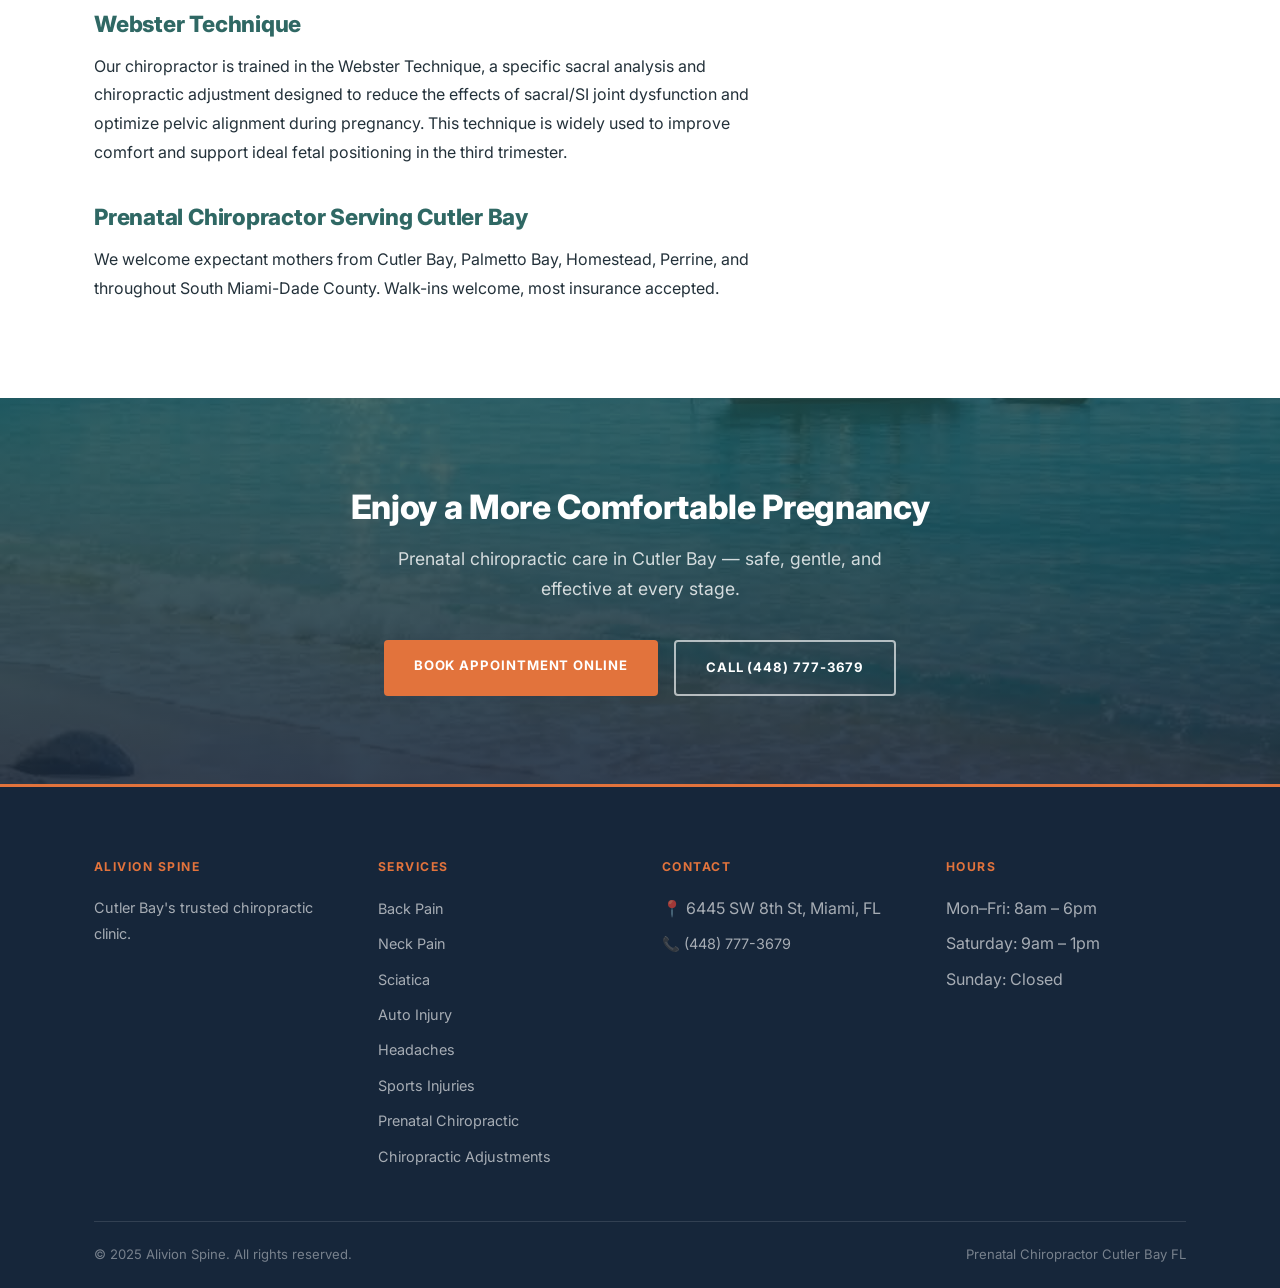
<file: services/prenatal-chiropractic.html>
<!DOCTYPE html>
<html lang="en">
<head>
  <meta charset="UTF-8" />
  <meta name="viewport" content="width=device-width, initial-scale=1.0" />
  <title>Prenatal Chiropractic Cutler Bay FL | Pregnancy Chiropractor</title>
  <meta name="description" content="Safe, gentle prenatal chiropractic care in Cutler Bay FL. We help expectant mothers relieve back pain, hip discomfort, and round ligament pain during pregnancy." />
  <link rel="canonical" href="https://www.alivionspine.com/services/prenatal-chiropractic.html" />
  <link rel="stylesheet" href="../css/style.css" />
</head>
<body>
  <div class="topbar"><div class="container">
    <span>&#128205; 6445 SW 8th St, Miami, FL &nbsp;|&nbsp; &#128341; Mon–Fri 8am–6pm &nbsp;&bull;&nbsp; Sat 9am–1pm</span>
    <a href="tel:+14487773679">&#128222; (448) 777-3679</a>
  </div></div>
  <header class="header"><div class="container">
    <a href="../index.html" class="logo">Alivion <span>Spine</span></a>
    <nav class="nav" id="mainNav">
      <a href="../index.html">Home</a><a href="../index.html#services">Services</a>
      <a href="../index.html#about">About</a><a href="../index.html#reviews">Reviews</a>
      <a href="../contact.html">Contact</a>
      <a href="../contact.html" class="btn btn--primary" style="padding:10px 22px;font-size:.9rem;">Book Appointment</a>
    </nav>
    <button class="nav-toggle" id="navToggle" aria-label="Toggle navigation"><span></span><span></span><span></span></button>
  </div></header>

  <section class="service-hero">
    <div class="container">
      <h1>Prenatal Chiropractic Care in Cutler Bay, FL</h1>
      <p>Safe, gentle chiropractic care designed specifically for expectant mothers. Relieve back pain, hip discomfort, and sciatic pain during pregnancy — naturally.</p>
      <a href="../contact.html" class="btn btn--primary">Book Appointment</a>
    </div>
  </section>

  <section class="service-body">
    <div class="container">
      <div class="service-content">
        <h2>Chiropractic Care Is Safe During Pregnancy</h2>
        <p>Many women are surprised to learn that chiropractic care is not only safe during pregnancy but is highly recommended by OBs, midwives, and doulas. The American Pregnancy Association supports chiropractic care as a safe, effective option for managing pregnancy-related discomfort throughout all trimesters.</p>
        <p>Our chiropractor uses special pregnancy pillows and modified techniques that accommodate your growing belly at every stage of pregnancy, making adjustments comfortable and completely safe for you and your baby.</p>

        <h2>Why Pregnancy Causes So Much Pain</h2>
        <p>During pregnancy, your body produces relaxin — a hormone that loosens the ligaments of the pelvis to prepare for childbirth. This, combined with the rapidly changing center of gravity as your belly grows, places tremendous stress on the spine and pelvis. The result is often:</p>
        <ul>
          <li><strong>Lower back pain</strong> — extremely common, affecting up to 70% of pregnant women</li>
          <li><strong>Pelvic girdle pain</strong> — discomfort in the pelvis, hips, and pubic area from joint instability</li>
          <li><strong>Sciatica in pregnancy</strong> — sciatic nerve compression from pelvic changes and the growing uterus</li>
          <li><strong>Round ligament pain</strong> — sharp pain in the lower abdomen and groin</li>
          <li><strong>Upper back and rib pain</strong> — from the rib cage expanding and postural changes</li>
          <li><strong>Neck and headache pain</strong> — from postural strain in the upper body</li>
        </ul>

        <h2>Benefits of Prenatal Chiropractic</h2>
        <ul>
          <li>Significant reduction in lower back and pelvic pain</li>
          <li>Improved pelvic alignment for a healthier labor position</li>
          <li>May help with optimal fetal positioning (reducing breech presentations)</li>
          <li>Reduced labor and delivery time reported by many patients</li>
          <li>Better sleep and overall comfort during pregnancy</li>
          <li>Drug-free pain management — safer for your baby than medication</li>
        </ul>

        <h2>Webster Technique</h2>
        <p>Our chiropractor is trained in the Webster Technique, a specific sacral analysis and chiropractic adjustment designed to reduce the effects of sacral/SI joint dysfunction and optimize pelvic alignment during pregnancy. This technique is widely used to improve comfort and support ideal fetal positioning in the third trimester.</p>

        <h2>Prenatal Chiropractor Serving Cutler Bay</h2>
        <p>We welcome expectant mothers from Cutler Bay, Palmetto Bay, Homestead, Perrine, and throughout South Miami-Dade County. Walk-ins welcome, most insurance accepted.</p>
      </div>

      <div class="service-sidebar">
        <div class="sidebar-card" style="border-left:4px solid #d69e2e; background:#fffff0;">
          <h4 style="color:#744210;">&#129353; Safe for All Trimesters</h4>
          <p style="font-size:.9rem; color:#744210;">Our gentle prenatal techniques are safe from week 1 through week 40.</p>
        </div>
        <div class="sidebar-card">
          <h4>&#128197; Book an Appointment</h4>
          <p style="font-size:.9rem; margin-bottom:14px;">Same-day &amp; walk-in appointments available.</p>
          <a href="../contact.html" class="btn btn--primary" style="width:100%; display:block; text-align:center;">Request Appointment</a>
          <a href="tel:+14487773679" class="btn btn--blue" style="width:100%; display:block; text-align:center; margin-top:10px;">Call (448) 777-3679</a>
        </div>
        <div class="sidebar-card">
          <h4>Other Services</h4>
          <ul>
            <li><a href="back-pain.html">Back Pain</a></li>
            <li><a href="neck-pain.html">Neck Pain</a></li>
            <li><a href="sciatica.html">Sciatica</a></li>
            <li><a href="auto-injury.html">Auto Injury / Whiplash</a></li>
            <li><a href="headaches.html">Headaches</a></li>
            <li><a href="sports-injuries.html">Sports Injuries</a></li>
            <li><a href="chiropractic-adjustments.html">Chiropractic Adjustments</a></li>
          </ul>
        </div>
      </div>
    </div>
  </section>

  <section class="cta-band">
    <div class="container">
      <h2>Enjoy a More Comfortable Pregnancy</h2>
      <p>Prenatal chiropractic care in Cutler Bay — safe, gentle, and effective at every stage.</p>
      <div class="cta-btns">
        <a href="../contact.html" class="btn btn--primary">Book Appointment Online</a>
        <a href="tel:+14487773679" class="btn btn--outline">Call (448) 777-3679</a>
      </div>
    </div>
  </section>

  <footer class="footer"><div class="container">
    <div class="footer-grid">
      <div class="footer-col"><h4>Alivion Spine</h4><p>Cutler Bay's trusted chiropractic clinic.</p></div>
      <div class="footer-col"><h4>Services</h4><ul>
        <li><a href="back-pain.html">Back Pain</a></li><li><a href="neck-pain.html">Neck Pain</a></li>
        <li><a href="sciatica.html">Sciatica</a></li><li><a href="auto-injury.html">Auto Injury</a></li>
        <li><a href="headaches.html">Headaches</a></li><li><a href="sports-injuries.html">Sports Injuries</a></li>
        <li><a href="prenatal-chiropractic.html">Prenatal Chiropractic</a></li>
        <li><a href="chiropractic-adjustments.html">Chiropractic Adjustments</a></li>
      </ul></div>
      <div class="footer-col"><h4>Contact</h4><ul>
        <li>&#128205; 6445 SW 8th St, Miami, FL</li>
        <li><a href="tel:+14487773679">&#128222; (448) 777-3679</a></li>
      </ul></div>
      <div class="footer-col"><h4>Hours</h4><ul>
        <li>Mon–Fri: 8am – 6pm</li><li>Saturday: 9am – 1pm</li><li>Sunday: Closed</li>
      </ul></div>
    </div>
    <div class="footer-bottom">
      <span>&copy; 2025 Alivion Spine. All rights reserved.</span>
      <span>Prenatal Chiropractor Cutler Bay FL</span>
    </div>
  </div></footer>
  <script>document.getElementById('navToggle').addEventListener('click',()=>document.getElementById('mainNav').classList.toggle('open'));</script>
</body>
</html>
</file>
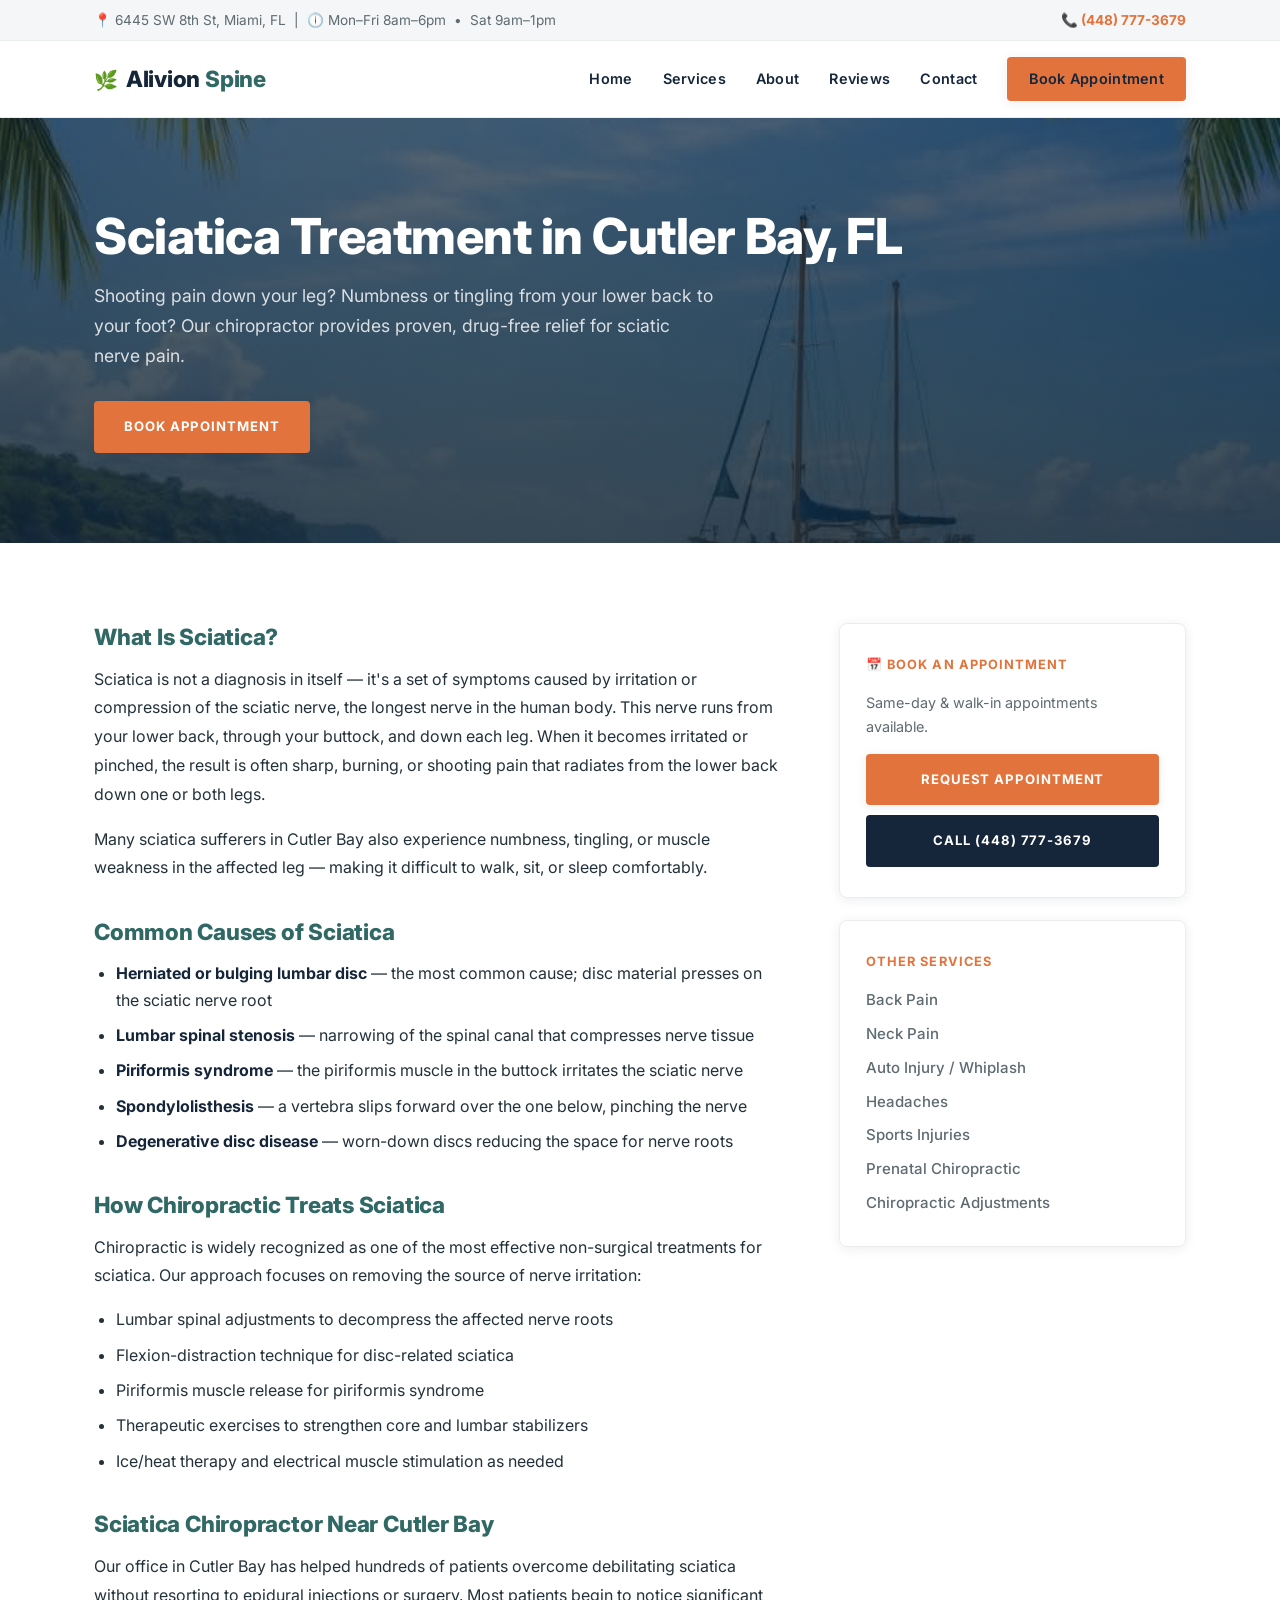
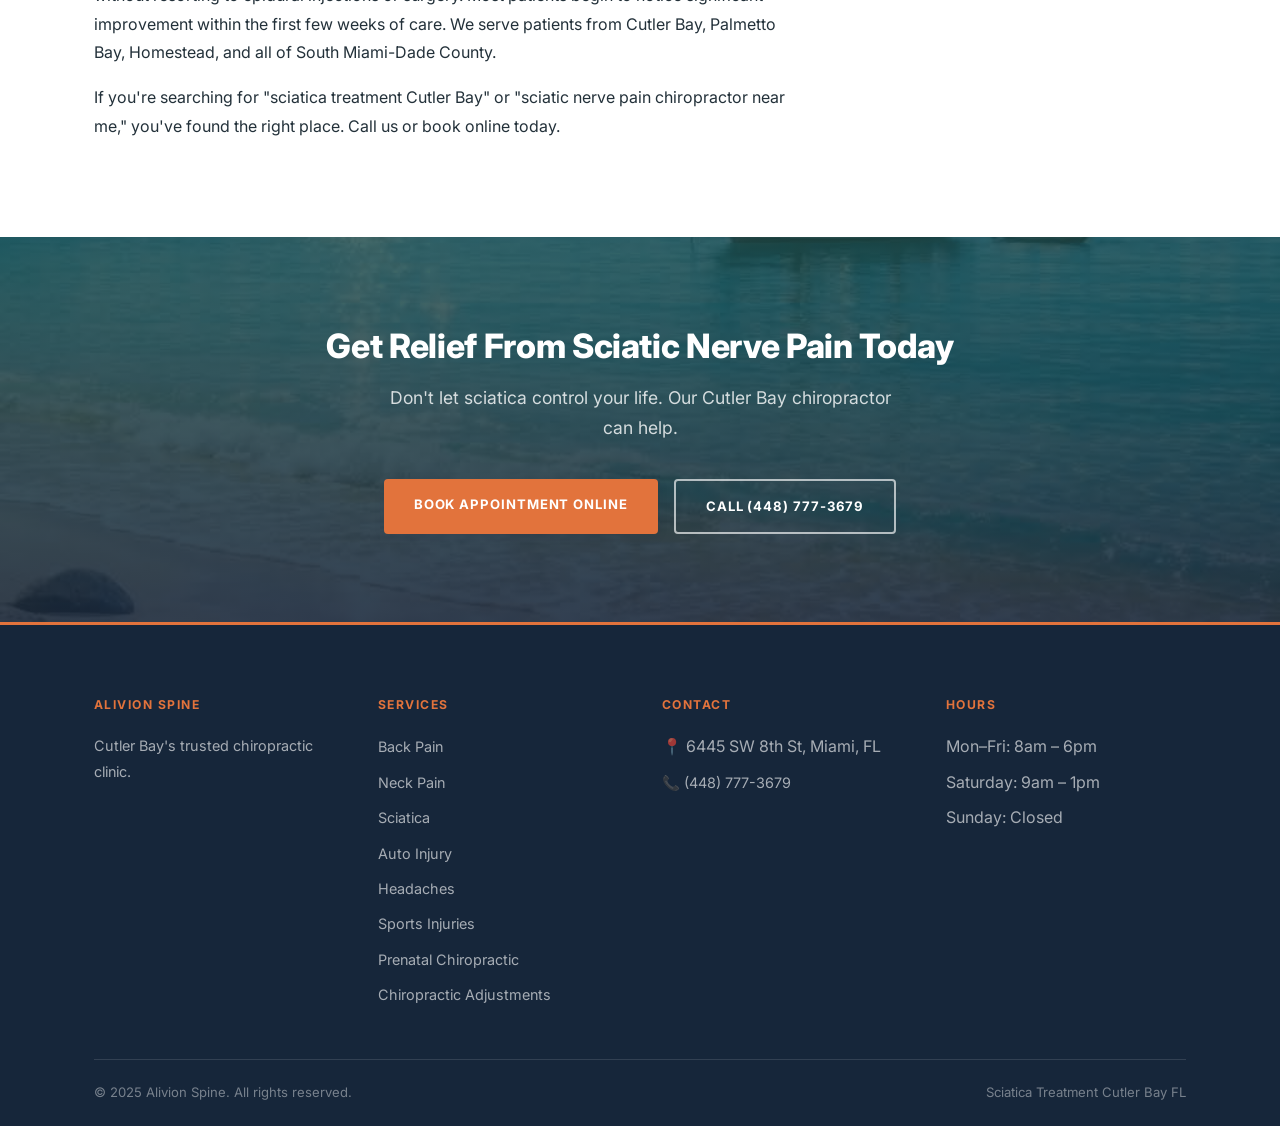
<file: services/sciatica.html>
<!DOCTYPE html>
<html lang="en">
<head>
  <meta charset="UTF-8" />
  <meta name="viewport" content="width=device-width, initial-scale=1.0" />
  <title>Sciatica Treatment Cutler Bay FL | Sciatic Nerve Pain Chiropractor</title>
  <meta name="description" content="Sciatica treatment in Cutler Bay FL. Our chiropractor relieves sciatic nerve pain shooting down your leg — drug-free and without surgery. Book today." />
  <link rel="canonical" href="https://www.alivionspine.com/services/sciatica.html" />
  <link rel="stylesheet" href="../css/style.css" />
</head>
<body>
  <div class="topbar"><div class="container">
    <span>&#128205; 6445 SW 8th St, Miami, FL &nbsp;|&nbsp; &#128341; Mon–Fri 8am–6pm &nbsp;&bull;&nbsp; Sat 9am–1pm</span>
    <a href="tel:+14487773679">&#128222; (448) 777-3679</a>
  </div></div>
  <header class="header"><div class="container">
    <a href="../index.html" class="logo">Alivion <span>Spine</span></a>
    <nav class="nav" id="mainNav">
      <a href="../index.html">Home</a><a href="../index.html#services">Services</a>
      <a href="../index.html#about">About</a><a href="../index.html#reviews">Reviews</a>
      <a href="../contact.html">Contact</a>
      <a href="../contact.html" class="btn btn--primary" style="padding:10px 22px;font-size:.9rem;">Book Appointment</a>
    </nav>
    <button class="nav-toggle" id="navToggle" aria-label="Toggle navigation"><span></span><span></span><span></span></button>
  </div></header>

  <section class="service-hero">
    <div class="container">
      <h1>Sciatica Treatment in Cutler Bay, FL</h1>
      <p>Shooting pain down your leg? Numbness or tingling from your lower back to your foot? Our chiropractor provides proven, drug-free relief for sciatic nerve pain.</p>
      <a href="../contact.html" class="btn btn--primary">Book Appointment</a>
    </div>
  </section>

  <section class="service-body">
    <div class="container">
      <div class="service-content">
        <h2>What Is Sciatica?</h2>
        <p>Sciatica is not a diagnosis in itself — it's a set of symptoms caused by irritation or compression of the sciatic nerve, the longest nerve in the human body. This nerve runs from your lower back, through your buttock, and down each leg. When it becomes irritated or pinched, the result is often sharp, burning, or shooting pain that radiates from the lower back down one or both legs.</p>
        <p>Many sciatica sufferers in Cutler Bay also experience numbness, tingling, or muscle weakness in the affected leg — making it difficult to walk, sit, or sleep comfortably.</p>

        <h2>Common Causes of Sciatica</h2>
        <ul>
          <li><strong>Herniated or bulging lumbar disc</strong> — the most common cause; disc material presses on the sciatic nerve root</li>
          <li><strong>Lumbar spinal stenosis</strong> — narrowing of the spinal canal that compresses nerve tissue</li>
          <li><strong>Piriformis syndrome</strong> — the piriformis muscle in the buttock irritates the sciatic nerve</li>
          <li><strong>Spondylolisthesis</strong> — a vertebra slips forward over the one below, pinching the nerve</li>
          <li><strong>Degenerative disc disease</strong> — worn-down discs reducing the space for nerve roots</li>
        </ul>

        <h2>How Chiropractic Treats Sciatica</h2>
        <p>Chiropractic is widely recognized as one of the most effective non-surgical treatments for sciatica. Our approach focuses on removing the source of nerve irritation:</p>
        <ul>
          <li>Lumbar spinal adjustments to decompress the affected nerve roots</li>
          <li>Flexion-distraction technique for disc-related sciatica</li>
          <li>Piriformis muscle release for piriformis syndrome</li>
          <li>Therapeutic exercises to strengthen core and lumbar stabilizers</li>
          <li>Ice/heat therapy and electrical muscle stimulation as needed</li>
        </ul>

        <h2>Sciatica Chiropractor Near Cutler Bay</h2>
        <p>Our office in Cutler Bay has helped hundreds of patients overcome debilitating sciatica without resorting to epidural injections or surgery. Most patients begin to notice significant improvement within the first few weeks of care. We serve patients from Cutler Bay, Palmetto Bay, Homestead, and all of South Miami-Dade County.</p>
        <p>If you're searching for "sciatica treatment Cutler Bay" or "sciatic nerve pain chiropractor near me," you've found the right place. Call us or book online today.</p>
      </div>

      <div class="service-sidebar">
        <div class="sidebar-card">
          <h4>&#128197; Book an Appointment</h4>
          <p style="font-size:.9rem; margin-bottom:14px;">Same-day &amp; walk-in appointments available.</p>
          <a href="../contact.html" class="btn btn--primary" style="width:100%; display:block; text-align:center;">Request Appointment</a>
          <a href="tel:+14487773679" class="btn btn--blue" style="width:100%; display:block; text-align:center; margin-top:10px;">Call (448) 777-3679</a>
        </div>
        <div class="sidebar-card">
          <h4>Other Services</h4>
          <ul>
            <li><a href="back-pain.html">Back Pain</a></li>
            <li><a href="neck-pain.html">Neck Pain</a></li>
            <li><a href="auto-injury.html">Auto Injury / Whiplash</a></li>
            <li><a href="headaches.html">Headaches</a></li>
            <li><a href="sports-injuries.html">Sports Injuries</a></li>
            <li><a href="prenatal-chiropractic.html">Prenatal Chiropractic</a></li>
            <li><a href="chiropractic-adjustments.html">Chiropractic Adjustments</a></li>
          </ul>
        </div>
      </div>
    </div>
  </section>

  <section class="cta-band">
    <div class="container">
      <h2>Get Relief From Sciatic Nerve Pain Today</h2>
      <p>Don't let sciatica control your life. Our Cutler Bay chiropractor can help.</p>
      <div class="cta-btns">
        <a href="../contact.html" class="btn btn--primary">Book Appointment Online</a>
        <a href="tel:+14487773679" class="btn btn--outline">Call (448) 777-3679</a>
      </div>
    </div>
  </section>

  <footer class="footer"><div class="container">
    <div class="footer-grid">
      <div class="footer-col"><h4>Alivion Spine</h4><p>Cutler Bay's trusted chiropractic clinic.</p></div>
      <div class="footer-col"><h4>Services</h4><ul>
        <li><a href="back-pain.html">Back Pain</a></li><li><a href="neck-pain.html">Neck Pain</a></li>
        <li><a href="sciatica.html">Sciatica</a></li><li><a href="auto-injury.html">Auto Injury</a></li>
        <li><a href="headaches.html">Headaches</a></li><li><a href="sports-injuries.html">Sports Injuries</a></li>
        <li><a href="prenatal-chiropractic.html">Prenatal Chiropractic</a></li>
        <li><a href="chiropractic-adjustments.html">Chiropractic Adjustments</a></li>
      </ul></div>
      <div class="footer-col"><h4>Contact</h4><ul>
        <li>&#128205; 6445 SW 8th St, Miami, FL</li>
        <li><a href="tel:+14487773679">&#128222; (448) 777-3679</a></li>
      </ul></div>
      <div class="footer-col"><h4>Hours</h4><ul>
        <li>Mon–Fri: 8am – 6pm</li><li>Saturday: 9am – 1pm</li><li>Sunday: Closed</li>
      </ul></div>
    </div>
    <div class="footer-bottom">
      <span>&copy; 2025 Alivion Spine. All rights reserved.</span>
      <span>Sciatica Treatment Cutler Bay FL</span>
    </div>
  </div></footer>
  <script>document.getElementById('navToggle').addEventListener('click',()=>document.getElementById('mainNav').classList.toggle('open'));</script>
</body>
</html>
</file>
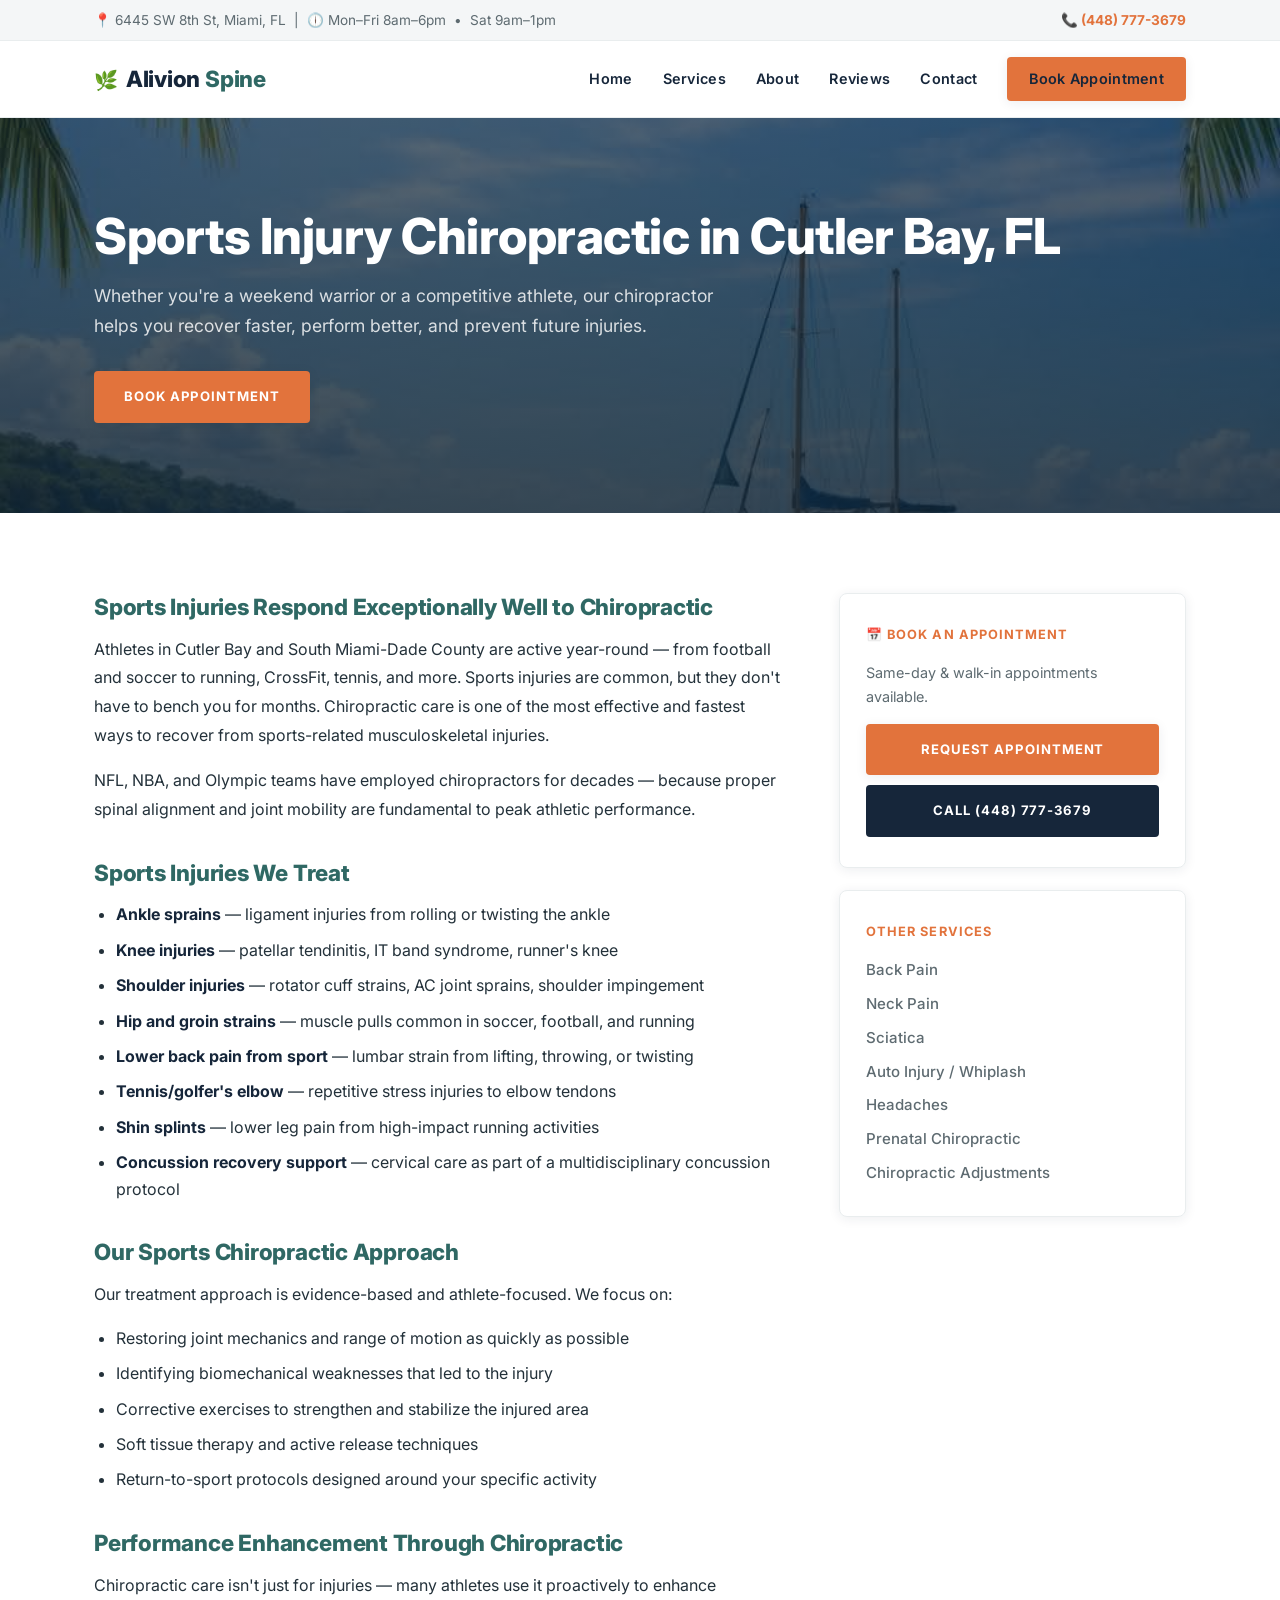
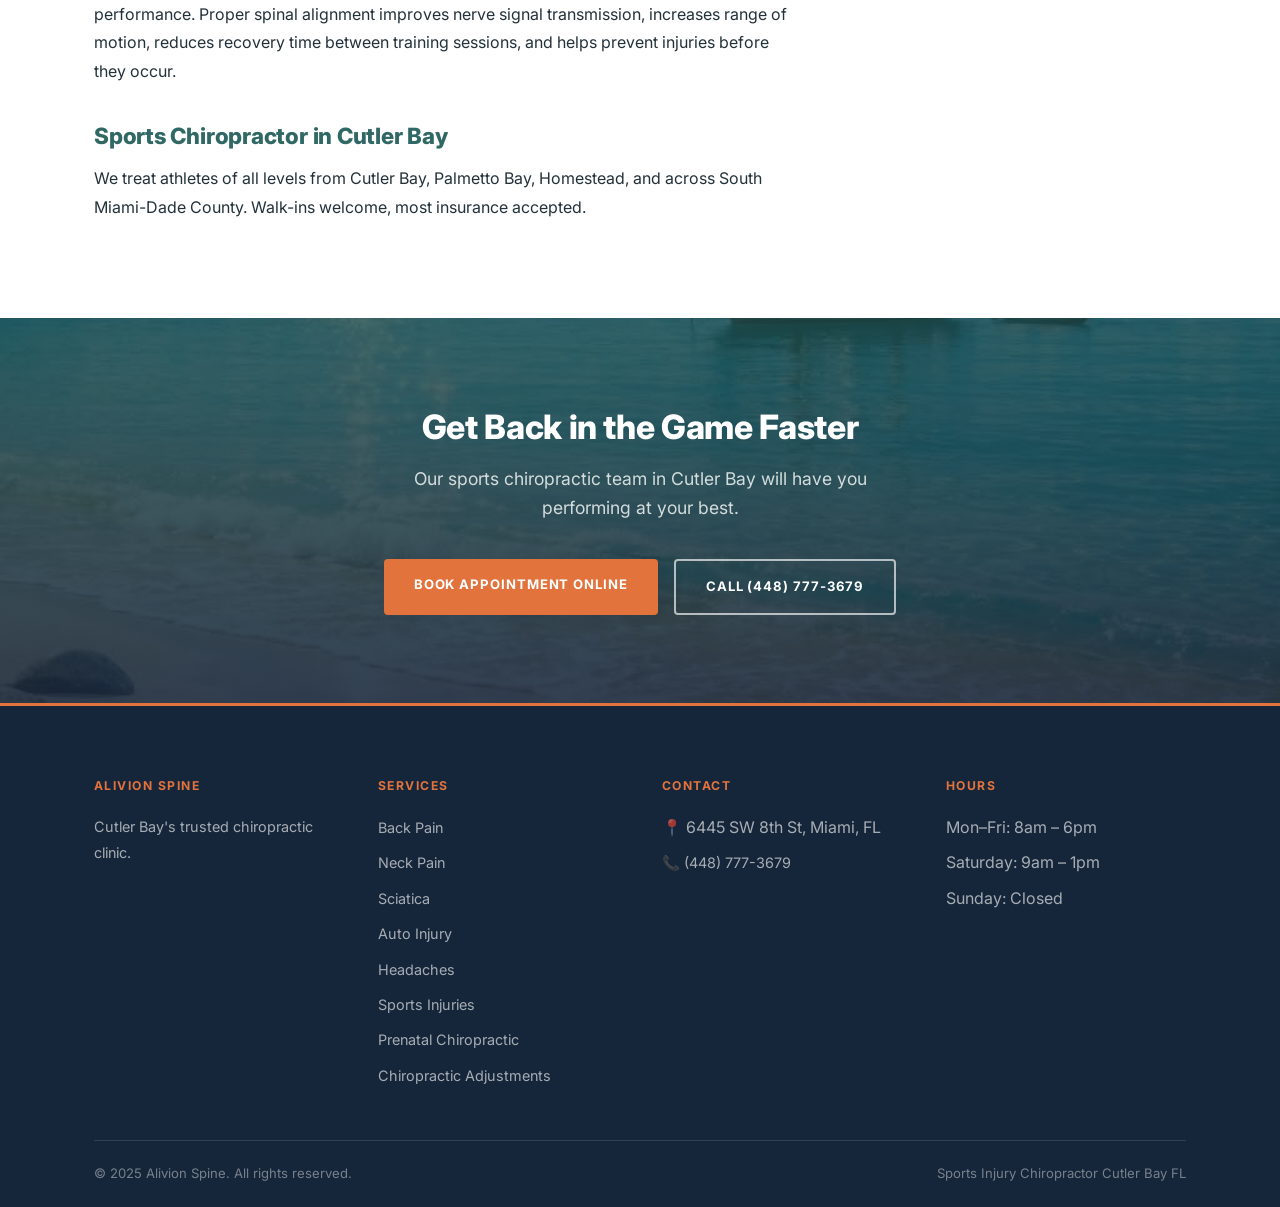
<file: services/sports-injuries.html>
<!DOCTYPE html>
<html lang="en">
<head>
  <meta charset="UTF-8" />
  <meta name="viewport" content="width=device-width, initial-scale=1.0" />
  <title>Sports Injury Chiropractor Cutler Bay FL | Athlete Chiropractic Care</title>
  <meta name="description" content="Sports injury chiropractor in Cutler Bay FL. We help athletes recover faster from sprains, strains, and overuse injuries. Drug-free, performance-focused care." />
  <link rel="canonical" href="https://www.alivionspine.com/services/sports-injuries.html" />
  <link rel="stylesheet" href="../css/style.css" />
</head>
<body>
  <div class="topbar"><div class="container">
    <span>&#128205; 6445 SW 8th St, Miami, FL &nbsp;|&nbsp; &#128341; Mon–Fri 8am–6pm &nbsp;&bull;&nbsp; Sat 9am–1pm</span>
    <a href="tel:+14487773679">&#128222; (448) 777-3679</a>
  </div></div>
  <header class="header"><div class="container">
    <a href="../index.html" class="logo">Alivion <span>Spine</span></a>
    <nav class="nav" id="mainNav">
      <a href="../index.html">Home</a><a href="../index.html#services">Services</a>
      <a href="../index.html#about">About</a><a href="../index.html#reviews">Reviews</a>
      <a href="../contact.html">Contact</a>
      <a href="../contact.html" class="btn btn--primary" style="padding:10px 22px;font-size:.9rem;">Book Appointment</a>
    </nav>
    <button class="nav-toggle" id="navToggle" aria-label="Toggle navigation"><span></span><span></span><span></span></button>
  </div></header>

  <section class="service-hero">
    <div class="container">
      <h1>Sports Injury Chiropractic in Cutler Bay, FL</h1>
      <p>Whether you're a weekend warrior or a competitive athlete, our chiropractor helps you recover faster, perform better, and prevent future injuries.</p>
      <a href="../contact.html" class="btn btn--primary">Book Appointment</a>
    </div>
  </section>

  <section class="service-body">
    <div class="container">
      <div class="service-content">
        <h2>Sports Injuries Respond Exceptionally Well to Chiropractic</h2>
        <p>Athletes in Cutler Bay and South Miami-Dade County are active year-round — from football and soccer to running, CrossFit, tennis, and more. Sports injuries are common, but they don't have to bench you for months. Chiropractic care is one of the most effective and fastest ways to recover from sports-related musculoskeletal injuries.</p>
        <p>NFL, NBA, and Olympic teams have employed chiropractors for decades — because proper spinal alignment and joint mobility are fundamental to peak athletic performance.</p>

        <h2>Sports Injuries We Treat</h2>
        <ul>
          <li><strong>Ankle sprains</strong> — ligament injuries from rolling or twisting the ankle</li>
          <li><strong>Knee injuries</strong> — patellar tendinitis, IT band syndrome, runner's knee</li>
          <li><strong>Shoulder injuries</strong> — rotator cuff strains, AC joint sprains, shoulder impingement</li>
          <li><strong>Hip and groin strains</strong> — muscle pulls common in soccer, football, and running</li>
          <li><strong>Lower back pain from sport</strong> — lumbar strain from lifting, throwing, or twisting</li>
          <li><strong>Tennis/golfer's elbow</strong> — repetitive stress injuries to elbow tendons</li>
          <li><strong>Shin splints</strong> — lower leg pain from high-impact running activities</li>
          <li><strong>Concussion recovery support</strong> — cervical care as part of a multidisciplinary concussion protocol</li>
        </ul>

        <h2>Our Sports Chiropractic Approach</h2>
        <p>Our treatment approach is evidence-based and athlete-focused. We focus on:</p>
        <ul>
          <li>Restoring joint mechanics and range of motion as quickly as possible</li>
          <li>Identifying biomechanical weaknesses that led to the injury</li>
          <li>Corrective exercises to strengthen and stabilize the injured area</li>
          <li>Soft tissue therapy and active release techniques</li>
          <li>Return-to-sport protocols designed around your specific activity</li>
        </ul>

        <h2>Performance Enhancement Through Chiropractic</h2>
        <p>Chiropractic care isn't just for injuries — many athletes use it proactively to enhance performance. Proper spinal alignment improves nerve signal transmission, increases range of motion, reduces recovery time between training sessions, and helps prevent injuries before they occur.</p>

        <h2>Sports Chiropractor in Cutler Bay</h2>
        <p>We treat athletes of all levels from Cutler Bay, Palmetto Bay, Homestead, and across South Miami-Dade County. Walk-ins welcome, most insurance accepted.</p>
      </div>

      <div class="service-sidebar">
        <div class="sidebar-card">
          <h4>&#128197; Book an Appointment</h4>
          <p style="font-size:.9rem; margin-bottom:14px;">Same-day &amp; walk-in appointments available.</p>
          <a href="../contact.html" class="btn btn--primary" style="width:100%; display:block; text-align:center;">Request Appointment</a>
          <a href="tel:+14487773679" class="btn btn--blue" style="width:100%; display:block; text-align:center; margin-top:10px;">Call (448) 777-3679</a>
        </div>
        <div class="sidebar-card">
          <h4>Other Services</h4>
          <ul>
            <li><a href="back-pain.html">Back Pain</a></li>
            <li><a href="neck-pain.html">Neck Pain</a></li>
            <li><a href="sciatica.html">Sciatica</a></li>
            <li><a href="auto-injury.html">Auto Injury / Whiplash</a></li>
            <li><a href="headaches.html">Headaches</a></li>
            <li><a href="prenatal-chiropractic.html">Prenatal Chiropractic</a></li>
            <li><a href="chiropractic-adjustments.html">Chiropractic Adjustments</a></li>
          </ul>
        </div>
      </div>
    </div>
  </section>

  <section class="cta-band">
    <div class="container">
      <h2>Get Back in the Game Faster</h2>
      <p>Our sports chiropractic team in Cutler Bay will have you performing at your best.</p>
      <div class="cta-btns">
        <a href="../contact.html" class="btn btn--primary">Book Appointment Online</a>
        <a href="tel:+14487773679" class="btn btn--outline">Call (448) 777-3679</a>
      </div>
    </div>
  </section>

  <footer class="footer"><div class="container">
    <div class="footer-grid">
      <div class="footer-col"><h4>Alivion Spine</h4><p>Cutler Bay's trusted chiropractic clinic.</p></div>
      <div class="footer-col"><h4>Services</h4><ul>
        <li><a href="back-pain.html">Back Pain</a></li><li><a href="neck-pain.html">Neck Pain</a></li>
        <li><a href="sciatica.html">Sciatica</a></li><li><a href="auto-injury.html">Auto Injury</a></li>
        <li><a href="headaches.html">Headaches</a></li><li><a href="sports-injuries.html">Sports Injuries</a></li>
        <li><a href="prenatal-chiropractic.html">Prenatal Chiropractic</a></li>
        <li><a href="chiropractic-adjustments.html">Chiropractic Adjustments</a></li>
      </ul></div>
      <div class="footer-col"><h4>Contact</h4><ul>
        <li>&#128205; 6445 SW 8th St, Miami, FL</li>
        <li><a href="tel:+14487773679">&#128222; (448) 777-3679</a></li>
      </ul></div>
      <div class="footer-col"><h4>Hours</h4><ul>
        <li>Mon–Fri: 8am – 6pm</li><li>Saturday: 9am – 1pm</li><li>Sunday: Closed</li>
      </ul></div>
    </div>
    <div class="footer-bottom">
      <span>&copy; 2025 Alivion Spine. All rights reserved.</span>
      <span>Sports Injury Chiropractor Cutler Bay FL</span>
    </div>
  </div></footer>
  <script>document.getElementById('navToggle').addEventListener('click',()=>document.getElementById('mainNav').classList.toggle('open'));</script>
</body>
</html>
</file>
<file: css/style.css>
/* ===== FONTS ===== */
@import url('https://fonts.googleapis.com/css2?family=Inter:wght@400;500;600;700;800&display=swap');

/* ===== RESET & BASE ===== */
*, *::before, *::after { box-sizing: border-box; margin: 0; padding: 0; }

:root {
  --teal:         #2f6864;
  --teal-dark:    #1f4a47;
  --teal-light:   #4a8f88;
  --orange:       #e2733c;
  --orange-dark:  #c75f2c;
  --navy:         #16263a;
  --navy-2:       #1e3349;
  --bg:           #ffffff;
  --bg-alt:       #f4f6f7;
  --bg-alt-2:     #eef2f3;
  --bg-card:      #ffffff;
  --text:         #23313a;
  --muted:        #5e6b71;
  --border:       #dde3e4;
  --border-light: #e9edee;
  --gold:         #f5b400;
  --shadow-card:  0 2px 12px rgba(22,38,58,.08);
  --shadow-hover: 0 8px 26px rgba(22,38,58,.14);
  --radius:       8px;
  --radius-sm:    4px;
  --transition:   .2s ease;
}

html { scroll-behavior: smooth; }

body {
  font-family: 'Inter', system-ui, sans-serif;
  color: var(--text);
  background: var(--bg);
  line-height: 1.65;
  font-size: 16px;
}

img { max-width: 100%; display: block; }
a  { color: var(--teal); text-decoration: none; }
a:hover { color: var(--orange); }

.container { max-width: 1140px; margin: 0 auto; padding: 0 24px; }
.section   { padding: 84px 0; background: var(--bg); }
.section--alt { background: var(--bg-alt); }

h1, h2 {
  font-family: 'Inter', system-ui, sans-serif;
  font-weight: 800;
  letter-spacing: -.01em;
}
h1 { font-size: clamp(2rem, 5vw, 3.1rem); line-height: 1.15; }
h2 { font-size: clamp(1.5rem, 3.2vw, 2.1rem); line-height: 1.25; }
h3 { font-size: 1.12rem; font-weight: 700; }

/* ===== BUTTONS ===== */
.btn {
  display: inline-block;
  padding: 15px 30px;
  border-radius: var(--radius-sm);
  font-weight: 700;
  font-size: .82rem;
  font-family: 'Inter', sans-serif;
  transition: all var(--transition);
  cursor: pointer;
  border: none;
  text-align: center;
  letter-spacing: .07em;
  text-transform: uppercase;
}
.btn--primary {
  background: var(--orange);
  color: #fff;
  box-shadow: var(--shadow-card);
}
.btn--primary:hover {
  background: var(--orange-dark);
  color: #fff;
  transform: translateY(-2px);
  box-shadow: var(--shadow-hover);
}
.btn--outline {
  background: transparent;
  color: #fff;
  border: 2px solid rgba(255,255,255,.65);
}
.btn--outline:hover {
  border-color: #fff;
  background: rgba(255,255,255,.12);
  transform: translateY(-2px);
}
.btn--outline-blue {
  background: transparent;
  color: var(--teal);
  border: 2px solid var(--teal);
}
.btn--outline-blue:hover {
  background: var(--teal);
  color: #fff;
  transform: translateY(-2px);
}
.btn--teal {
  background: var(--navy);
  color: #fff;
}
.btn--teal:hover {
  background: var(--navy-2);
  transform: translateY(-2px);
  box-shadow: var(--shadow-hover);
}
.btn--blue {
  background: var(--navy);
  color: #fff;
}
.btn--blue:hover {
  background: var(--navy-2);
  transform: translateY(-2px);
}

/* ===== TOP BAR ===== */
.topbar {
  background: var(--bg-alt);
  border-bottom: 1px solid var(--border-light);
  color: var(--muted);
  padding: 9px 0;
  font-size: .85rem;
}
.topbar .container {
  display: flex;
  justify-content: space-between;
  align-items: center;
  flex-wrap: wrap;
  gap: 6px;
}
.topbar a { color: var(--orange); font-weight: 700; }
.topbar a:hover { color: var(--orange-dark); }

/* ===== HEADER / NAV ===== */
.header {
  background: #fff;
  border-bottom: 1px solid var(--border-light);
  position: sticky;
  top: 0;
  z-index: 100;
}
.header .container {
  display: flex;
  align-items: center;
  justify-content: space-between;
  padding-top: 16px;
  padding-bottom: 16px;
}
.logo {
  font-family: 'Inter', sans-serif;
  font-size: 1.4rem;
  font-weight: 800;
  color: var(--navy);
  line-height: 1.2;
  letter-spacing: -.01em;
}
.logo::before {
  content: '🌿';
  margin-right: 8px;
  font-size: 1.2rem;
}
.logo span { color: var(--teal); }

.nav { display: flex; align-items: center; gap: 30px; }
.nav a {
  color: var(--navy);
  font-weight: 600;
  font-size: .9rem;
  transition: color var(--transition);
  letter-spacing: .02em;
  text-transform: none;
}
.nav a:hover { color: var(--orange); }

.nav-toggle {
  display: none;
  background: none;
  border: none;
  cursor: pointer;
  flex-direction: column;
  gap: 5px;
  padding: 4px;
}
.nav-toggle span {
  display: block;
  width: 24px;
  height: 2px;
  background: var(--navy);
  border-radius: 2px;
}

/* ===== HERO ===== */
.hero {
  position: relative;
  min-height: 94vh;
  display: flex;
  flex-direction: column;
  justify-content: flex-end;
  overflow: hidden;
  background-color: #0e2230;
  background-image: url('../miami-hero.jpg.jpg');
  background-size: cover;
  background-position: center 40%;
}

.hero-overlay {
  position: absolute;
  inset: 0;
  background: linear-gradient(180deg,
    rgba(14,34,48,.55) 0%,
    rgba(14,34,48,.35) 35%,
    rgba(14,34,48,.62) 70%,
    rgba(14,34,48,.92) 100%
  );
  pointer-events: none;
}

.hero-main {
  position: relative;
  z-index: 2;
  padding: 0 0 80px;
}
.hero-main .container {
  display: grid;
  grid-template-columns: 1.1fr .9fr;
  gap: 56px;
  align-items: flex-end;
}

.hero-badge {
  display: inline-block;
  color: var(--orange);
  font-size: .8rem;
  font-weight: 700;
  text-transform: uppercase;
  letter-spacing: .12em;
  margin-bottom: 18px;
  border-bottom: 2px solid var(--orange);
  padding-bottom: 6px;
}
.hero-badge::before { content: none; }

.hero h1 { color: #fff; margin-bottom: 22px; text-shadow: 0 2px 30px rgba(0,0,0,.4); }
.hero h1 em { font-style: normal; color: var(--orange); }
.hero-sub {
  font-size: 1.1rem;
  color: rgba(255,255,255,.85);
  margin-bottom: 36px;
  max-width: 520px;
  line-height: 1.7;
}
.hero-btns { display: flex; gap: 14px; flex-wrap: wrap; }

.hero-card {
  background: var(--navy);
  border: 1px solid rgba(255,255,255,.10);
  border-radius: var(--radius);
  padding: 36px 32px;
  box-shadow: var(--shadow-hover);
}
.hero-card h3 {
  color: var(--orange);
  margin-bottom: 20px;
  font-size: .8rem;
  font-family: 'Inter', sans-serif;
  text-transform: uppercase;
  letter-spacing: .12em;
  padding-bottom: 14px;
  border-bottom: 1px solid rgba(255,255,255,.14);
}
.hero-card ul { list-style: none; display: flex; flex-direction: column; gap: 11px; }
.hero-card li {
  color: rgba(255,255,255,.90);
  padding-left: 20px;
  position: relative;
  font-size: .97rem;
}
.hero-card li::before {
  content: '—';
  position: absolute;
  left: 0;
  color: var(--orange);
  font-size: .8rem;
  top: 3px;
}

/* ===== TRUST BAR ===== */
.trust-bar {
  background: var(--navy);
  border-top: none;
  border-bottom: none;
  padding: 30px 0;
}
.trust-bar .container {
  display: flex;
  justify-content: space-around;
  flex-wrap: wrap;
  gap: 16px;
  text-align: center;
}
.trust-item strong {
  display: block;
  font-size: 1.7rem;
  font-weight: 800;
  color: var(--orange);
}
.trust-item span { font-size: .82rem; color: rgba(255,255,255,.70); letter-spacing: .05em; text-transform: uppercase; }

/* ===== SECTION HEADER ===== */
.section-header { text-align: center; margin-bottom: 52px; }
.section-header h2 { color: var(--navy); margin-bottom: 14px; }
.section-header h2 em { font-style: normal; color: var(--orange); }
.section-header p { color: var(--muted); max-width: 580px; margin: 0 auto; font-size: 1.05rem; line-height: 1.7; }
.accent-line {
  display: block;
  width: 50px;
  height: 3px;
  background: var(--orange);
  margin: 18px auto 0;
}
.accent-line::before, .accent-line::after { content: none; }

/* ===== SERVICES GRID — icon-row style, no boxed cards ===== */
.services-grid {
  display: grid;
  grid-template-columns: repeat(auto-fit, minmax(246px, 1fr));
  gap: 36px 28px;
}
.service-card {
  background: transparent;
  border: none;
  border-radius: 0;
  padding: 0 12px;
  transition: all var(--transition);
  display: flex;
  flex-direction: column;
  align-items: center;
  text-align: center;
  position: relative;
}
.service-card::after { content: none; }
.service-card:hover { transform: translateY(-3px); }
.service-icon { font-size: 2.1rem; margin-bottom: 14px; color: var(--teal); }
.service-card h3 { color: var(--navy); margin-bottom: 10px; }
.service-card p { color: var(--muted); font-size: .94rem; margin-bottom: 16px; line-height: 1.7; }
.service-card a.learn-more {
  color: var(--orange);
  font-weight: 700;
  font-size: .8rem;
  letter-spacing: .08em;
  text-transform: uppercase;
  border-bottom: 1px solid var(--orange);
  padding-bottom: 3px;
}
.service-card a.learn-more:hover { color: var(--orange-dark); border-color: var(--orange-dark); }

/* ===== WHY CHOOSE US ===== */
.why-grid {
  display: grid;
  grid-template-columns: repeat(auto-fit, minmax(200px, 1fr));
  gap: 22px;
}
.why-card {
  text-align: center;
  padding: 32px 22px;
  background: var(--bg-card);
  border: 1px solid var(--border-light);
  border-radius: var(--radius);
  transition: all var(--transition);
  box-shadow: var(--shadow-card);
}
.why-card:hover {
  border-color: var(--border);
  box-shadow: var(--shadow-hover);
  transform: translateY(-4px);
}
.why-icon { font-size: 2.2rem; margin-bottom: 14px; }
.why-card h3 { color: var(--teal); margin-bottom: 10px; }
.why-card p { color: var(--muted); font-size: .94rem; }

/* ===== REVIEWS ===== */
.reviews-grid {
  display: grid;
  grid-template-columns: repeat(auto-fit, minmax(290px, 1fr));
  gap: 22px;
}
.review-card {
  background: var(--bg-card);
  border: 1px solid var(--border-light);
  border-radius: var(--radius);
  padding: 30px 26px;
  transition: all var(--transition);
  position: relative;
  box-shadow: var(--shadow-card);
}
.review-card::before {
  content: '\201C';
  position: absolute;
  top: 10px; left: 20px;
  font-family: 'Inter', sans-serif;
  font-size: 4.5rem;
  font-weight: 800;
  color: var(--border);
  line-height: 1;
  pointer-events: none;
}
.review-card:hover { box-shadow: var(--shadow-hover); transform: translateY(-3px); }
.stars { color: var(--gold); font-size: 1rem; margin-bottom: 14px; letter-spacing: 2px; }
.review-card blockquote {
  color: var(--text);
  font-size: .96rem;
  font-style: normal;
  font-family: 'Inter', sans-serif;
  line-height: 1.75;
  margin-bottom: 18px;
}
.reviewer { font-weight: 700; color: var(--teal); font-size: .84rem; letter-spacing: .03em; text-transform: none; }

/* ===== CTA BAND ===== */
.cta-band {
  position: relative;
  overflow: hidden;
  padding: 88px 0;
  text-align: center;
  color: #fff;
  background-color: #1f4a47;
  background-image: url('../miami-hero.jpg.jpg');
  background-size: cover;
  background-position: center 70%;
}
.cta-band::before {
  content: '';
  position: absolute;
  inset: 0;
  background: linear-gradient(180deg, rgba(31,74,71,.82) 0%, rgba(22,38,58,.88) 100%);
  pointer-events: none;
}
.cta-band h2 { color: #fff; margin-bottom: 16px; position: relative; }
.cta-band h2 em { font-style: normal; color: var(--orange); }
.cta-band p { color: rgba(255,255,255,.80); margin-bottom: 36px; font-size: 1.1rem; max-width: 520px; margin-left: auto; margin-right: auto; position: relative; line-height: 1.7; }
.cta-btns { display: flex; gap: 16px; justify-content: center; flex-wrap: wrap; position: relative; }

/* ===== CONDITIONS / AREAS ===== */
.conditions-list {
  display: flex;
  flex-wrap: wrap;
  gap: 12px;
  justify-content: center;
}
.condition-item {
  background: #fff;
  border-radius: var(--radius-sm);
  padding: 12px 22px;
  font-weight: 600;
  color: var(--navy);
  border: 1px solid var(--border);
  font-size: .9rem;
  transition: all var(--transition);
}
.condition-item:hover { background: var(--teal); color: #fff; border-color: var(--teal); }

/* ===== CONTACT ===== */
.contact-grid { display: grid; grid-template-columns: 1fr 1fr; gap: 52px; align-items: start; }
.contact-info h2 { color: var(--navy); margin-bottom: 28px; }
.contact-detail { display: flex; gap: 16px; margin-bottom: 24px; align-items: flex-start; }
.contact-detail .icon { font-size: 1.5rem; flex-shrink: 0; }
.contact-detail h4 { font-size: .75rem; text-transform: uppercase; letter-spacing: .08em; color: var(--orange); margin-bottom: 5px; font-family: 'Inter', sans-serif; font-weight: 700; }
.contact-detail p, .contact-detail a { color: var(--text); font-size: 1rem; }
.contact-detail a:hover { color: var(--orange); }

.hours-table { width: 100%; border-collapse: collapse; margin-top: 8px; }
.hours-table tr td { padding: 7px 0; font-size: .94rem; color: var(--text); }
.hours-table tr td:last-child { text-align: right; color: var(--muted); }

.walkin-notice { margin-top: 28px; background: #fdf0e8; border-radius: var(--radius); padding: 22px; border-left: 4px solid var(--orange); }
.walkin-notice strong { color: var(--orange-dark); }
.walkin-notice p { margin-top: 6px; font-size: .94rem; color: var(--muted); }

.map-placeholder { margin-top: 28px; background: var(--bg-alt); border-radius: var(--radius); padding: 28px 20px; text-align: center; border: 1px dashed var(--border); }
.map-placeholder p { color: var(--muted); font-size: .9rem; }

/* ===== CONTACT FORM — dark card to match hero contact card ===== */
.contact-form .sidebar-card {
  background: var(--navy);
  border: 1px solid rgba(255,255,255,.10);
}
.contact-form .sidebar-card h3 { color: #fff !important; }
.contact-form .sidebar-card p { color: rgba(255,255,255,.65) !important; }
.contact-form .form-group label { color: rgba(255,255,255,.70); }
.form-group { margin-bottom: 18px; }
.form-group label { display: block; font-weight: 600; margin-bottom: 7px; font-size: .8rem; color: var(--muted); letter-spacing: .04em; text-transform: none; }
.form-group input,
.form-group select,
.form-group textarea {
  width: 100%;
  padding: 13px 16px;
  border: 1px solid var(--border);
  border-radius: var(--radius-sm);
  font-size: .97rem;
  font-family: 'Inter', sans-serif;
  color: var(--text);
  background: #fff;
  transition: border-color var(--transition), box-shadow var(--transition);
}
.contact-form .form-group input,
.contact-form .form-group select,
.contact-form .form-group textarea {
  background: rgba(255,255,255,.06);
  border-color: rgba(255,255,255,.18);
  color: #fff;
}
.contact-form .form-group input::placeholder,
.contact-form .form-group textarea::placeholder { color: rgba(255,255,255,.35); }
.form-group input::placeholder, .form-group textarea::placeholder { color: #aab2b6; }
.form-group input:focus, .form-group select:focus, .form-group textarea:focus {
  outline: none;
  border-color: var(--orange);
  box-shadow: 0 0 0 3px rgba(226,115,60,.18);
}
.form-group select option { background: #fff; color: var(--text); }
.form-group textarea { resize: vertical; min-height: 110px; }

/* ===== SERVICE PAGE ===== */
.service-hero {
  position: relative;
  overflow: hidden;
  background-color: #0e2230;
  background-image: url('../miami-hero.jpg.jpg');
  background-size: cover;
  background-position: center 40%;
  color: #fff;
  padding: 90px 0;
}
.service-hero::before {
  content: '';
  position: absolute;
  inset: 0;
  background: linear-gradient(180deg, rgba(14,34,48,.68) 0%, rgba(14,34,48,.82) 100%);
}
.service-hero h1 { color: #fff; margin-bottom: 16px; position: relative; z-index: 1; }
.service-hero p { color: rgba(255,255,255,.82); font-size: 1.1rem; max-width: 620px; margin-bottom: 30px; position: relative; z-index: 1; line-height: 1.7; }
.service-hero .btn { position: relative; z-index: 1; }

.service-body { padding: 80px 0; }
.service-body .container { display: grid; grid-template-columns: 2fr 1fr; gap: 52px; align-items: start; }
.service-content h2 { color: var(--teal); margin: 36px 0 14px; font-size: 1.4rem; }
.service-content h2:first-child { margin-top: 0; }
.service-content p { color: var(--text); margin-bottom: 16px; line-height: 1.8; }
.service-content ul { margin: 14px 0 16px 22px; }
.service-content li { margin-bottom: 9px; color: var(--text); }
.service-content strong { color: var(--navy); font-weight: 700; }

.service-sidebar { position: sticky; top: 90px; }
.sidebar-card { background: var(--bg-card); border: 1px solid var(--border-light); border-radius: var(--radius); padding: 30px 26px; margin-bottom: 22px; box-shadow: var(--shadow-card); }
.sidebar-card h4 { color: var(--orange); margin-bottom: 16px; font-size: .8rem; text-transform: uppercase; letter-spacing: .08em; font-family: 'Inter', sans-serif; font-weight: 700; }
.sidebar-card ul { list-style: none; display: flex; flex-direction: column; gap: 9px; }
.sidebar-card li { font-size: .94rem; color: var(--muted); }
.sidebar-card li a { color: var(--muted); font-weight: 500; }
.sidebar-card li a:hover { color: var(--orange); }
.sidebar-card p { color: var(--muted); font-size: .9rem; margin-bottom: 14px; line-height: 1.7; }

/* ===== FOOTER ===== */
.footer { background: var(--navy); border-top: 3px solid var(--orange); color: rgba(255,255,255,.62); padding: 70px 0 0; }
.footer-grid { display: grid; grid-template-columns: repeat(auto-fit, minmax(200px, 1fr)); gap: 44px; margin-bottom: 52px; }
.footer-col h4 { color: var(--orange); font-size: .76rem; font-family: 'Inter', sans-serif; text-transform: uppercase; letter-spacing: .12em; margin-bottom: 18px; font-weight: 700; }
.footer-col .logo-footer { font-family: 'Inter', sans-serif; font-size: 1.3rem; font-weight: 800; color: #fff; margin-bottom: 14px; display: block; }
.footer-col .logo-footer span { color: var(--orange); }
.footer-col p { font-size: .9rem; line-height: 1.78; }
.footer-col ul { list-style: none; display: flex; flex-direction: column; gap: 9px; }
.footer-col a { color: rgba(255,255,255,.62); font-size: .9rem; transition: color var(--transition); }
.footer-col a:hover { color: var(--orange); }
.footer-bottom { border-top: 1px solid rgba(255,255,255,.12); padding: 22px 0; display: flex; justify-content: space-between; align-items: center; flex-wrap: wrap; gap: 10px; font-size: .82rem; color: rgba(255,255,255,.42); }

/* ===== SCHEMA HIDDEN ===== */
.schema-hidden { display: none; }

/* ===== HERO CONTACT CARD (mini quick-contact form) ===== */
.hero-form-card {
  background: var(--navy);
  border: 1px solid rgba(255,255,255,.10);
  border-radius: var(--radius);
  padding: 32px 30px;
  box-shadow: var(--shadow-hover);
}
.hero-form-card h3 {
  color: #fff;
  margin-bottom: 18px;
  font-size: 1.05rem;
}
.hero-form-card .form-group { margin-bottom: 14px; }
.hero-form-card .form-group label { color: rgba(255,255,255,.65); font-size: .75rem; }
.hero-form-card .form-group input,
.hero-form-card .form-group textarea {
  background: rgba(255,255,255,.07);
  border-color: rgba(255,255,255,.18);
  color: #fff;
  padding: 11px 14px;
}
.hero-form-card .form-group input::placeholder,
.hero-form-card .form-group textarea::placeholder { color: rgba(255,255,255,.35); }
.hero-form-card .form-group textarea { min-height: 70px; }
.hero-form-card .btn { width: 100%; margin-top: 4px; }
.hero-form-card .form-note { font-size: .76rem; color: rgba(255,255,255,.45); margin-top: 10px; text-align: center; }

/* ===== INTRO TEXT ===== */
.intro-text { max-width: 760px; margin: 0 auto; text-align: center; }
.intro-text p { color: var(--muted); font-size: 1.05rem; line-height: 1.8; margin-bottom: 16px; }

/* ===== SPLIT FEATURE SECTION ===== */
.split-grid {
  display: grid;
  grid-template-columns: 1fr .55fr 1fr;
  gap: 40px;
  align-items: center;
}
.split-col h2 { color: var(--navy); margin-bottom: 16px; font-size: 1.7rem; }
.split-col p { color: var(--muted); margin-bottom: 16px; line-height: 1.75; }
.split-col .tag-line { color: var(--teal); font-weight: 700; font-size: .9rem; text-transform: uppercase; letter-spacing: .06em; margin-bottom: 8px; display: block; }
.icon-badge-circle {
  width: 180px; height: 180px;
  border-radius: 50%;
  background: var(--bg-alt-2);
  border: 1px solid var(--border);
  display: flex;
  align-items: center;
  justify-content: center;
  font-size: 4.4rem;
  margin: 0 auto;
}
.checklist { list-style: none; display: flex; flex-direction: column; gap: 12px; margin: 18px 0 22px; }
.checklist li { padding-left: 28px; position: relative; color: var(--text); font-size: .96rem; }
.checklist li::before {
  content: '✓';
  position: absolute;
  left: 0; top: 0;
  width: 20px; height: 20px;
  background: var(--teal);
  color: #fff;
  border-radius: 50%;
  font-size: .7rem;
  font-weight: 700;
  display: flex;
  align-items: center;
  justify-content: center;
}

/* ===== FEATURED SERVICES ROW (unboxed icon style) ===== */
.feature-row {
  display: grid;
  grid-template-columns: repeat(auto-fit, minmax(220px, 1fr));
  gap: 36px 28px;
}
.feature-item { text-align: center; }
.feature-icon { font-size: 2.1rem; color: var(--teal); margin-bottom: 14px; }
.feature-item h3 { color: var(--navy); margin-bottom: 10px; }
.feature-item p { color: var(--muted); font-size: .94rem; margin-bottom: 14px; line-height: 1.7; }
.feature-item .learn-more {
  color: var(--orange);
  font-weight: 700;
  font-size: .8rem;
  letter-spacing: .08em;
  text-transform: uppercase;
  border-bottom: 1px solid var(--orange);
  padding-bottom: 3px;
}
.feature-item .learn-more:hover { color: var(--orange-dark); border-color: var(--orange-dark); }

/* ===== SYMPTOMS / CONDITIONS ICON GRID ===== */
.symptoms-grid {
  display: grid;
  grid-template-columns: repeat(auto-fit, minmax(160px, 1fr));
  gap: 18px;
}
.symptom-tile {
  background: var(--bg-card);
  border: 1px solid var(--border-light);
  border-radius: var(--radius);
  padding: 28px 16px;
  text-align: center;
  box-shadow: var(--shadow-card);
  transition: all var(--transition);
}
.symptom-tile:hover { box-shadow: var(--shadow-hover); transform: translateY(-4px); border-color: var(--border); }
.symptom-icon { font-size: 1.9rem; margin-bottom: 12px; }
.symptom-tile span { font-weight: 600; color: var(--navy); font-size: .9rem; }

/* ===== MEET OUR TEAM BAND ===== */
.team-band { background: var(--teal); color: #fff; padding: 78px 0; }
.team-grid { display: grid; grid-template-columns: 200px 1fr; gap: 44px; align-items: center; }
.team-avatar {
  width: 180px; height: 180px;
  border-radius: 50%;
  background: rgba(255,255,255,.14);
  border: 3px solid rgba(255,255,255,.30);
  display: flex;
  align-items: center;
  justify-content: center;
  font-size: 4rem;
  margin: 0 auto;
}
.team-grid h2 { color: #fff; margin-bottom: 8px; }
.team-grid .team-role { color: rgba(255,255,255,.75); font-weight: 600; font-size: .9rem; text-transform: uppercase; letter-spacing: .06em; margin-bottom: 16px; display: block; }
.team-grid p { color: rgba(255,255,255,.85); margin-bottom: 22px; line-height: 1.75; max-width: 620px; }

/* ===== TESTIMONIAL BADGE ROW ===== */
.testimonial-badge {
  display: flex;
  align-items: center;
  justify-content: center;
  gap: 14px;
  flex-wrap: wrap;
  margin-bottom: 44px;
  text-align: center;
}
.testimonial-badge .stars { margin-bottom: 0; font-size: 1.2rem; }
.testimonial-badge span { color: var(--muted); font-size: .94rem; font-weight: 600; }
.testimonial-badge .platform-links { display: flex; gap: 10px; }
.testimonial-badge .platform-links a {
  display: inline-flex; align-items: center; justify-content: center;
  width: 34px; height: 34px;
  background: var(--bg-alt);
  border-radius: 50%;
  font-size: 1rem;
}

/* ===== QUICK CONTACT BAND ===== */
.quick-contact-band { background: var(--bg-alt-2); padding: 80px 0; }
.quick-contact-grid { display: grid; grid-template-columns: .8fr 1fr 1.2fr; gap: 40px; align-items: start; }
.quick-contact-icon {
  width: 100%;
  min-height: 220px;
  background: var(--navy);
  border-radius: var(--radius);
  display: flex;
  align-items: center;
  justify-content: center;
  font-size: 4rem;
  color: rgba(255,255,255,.85);
}
.quick-contact-grid h3 { color: var(--navy); margin-bottom: 18px; font-size: 1.2rem; }
.quick-contact-form { background: #fff; border: 1px solid var(--border-light); border-radius: var(--radius); padding: 28px; box-shadow: var(--shadow-card); }

/* ===== QUOTE SECTION ===== */
.quote-section { padding: 64px 0; background: #fff; text-align: center; }
.quote-block { max-width: 700px; margin: 0 auto; font-size: 1.3rem; font-style: italic; color: var(--navy); line-height: 1.65; }
.quote-cite { display: block; margin-top: 18px; color: var(--teal); font-weight: 700; font-size: .9rem; font-style: normal; }

/* ===== MAP EMBED ===== */
.map-embed { width: 100%; height: 400px; border: 0; display: block; }

/* ===== RESPONSIVE ===== */
@media (max-width: 900px) {
  .hero-main .container { grid-template-columns: 1fr; gap: 40px; }
  .contact-grid { grid-template-columns: 1fr; }
  .service-body .container { grid-template-columns: 1fr; }
  .service-sidebar { position: static; }
  .hero { min-height: auto; }
  .hero-main { padding: 60px 0 60px; }
  .split-grid { grid-template-columns: 1fr; gap: 36px; text-align: center; }
  .split-col .checklist { text-align: left; }
  .team-grid { grid-template-columns: 1fr; text-align: center; gap: 28px; }
  .team-grid p { margin-left: auto; margin-right: auto; }
  .quick-contact-grid { grid-template-columns: 1fr; }
}
@media (max-width: 700px) {
  .section { padding: 56px 0; }
  .nav { display: none; position: absolute; top: 100%; left: 0; right: 0; background: #fff; border-bottom: 1px solid var(--border-light); flex-direction: column; padding: 22px; gap: 16px; box-shadow: var(--shadow-hover); }
  .nav.open { display: flex; }
  .nav-toggle { display: flex; }
  .topbar .container { flex-direction: column; text-align: center; gap: 4px; }
  .trust-bar .container { gap: 28px; }
  .cta-band { padding: 60px 0; }
  .footer-bottom { flex-direction: column; text-align: center; }
}
@media (max-width: 480px) {
  .hero-btns { flex-direction: column; }
  .cta-btns { flex-direction: column; align-items: center; }
  h1 { font-size: 2rem; }
}
</file>
